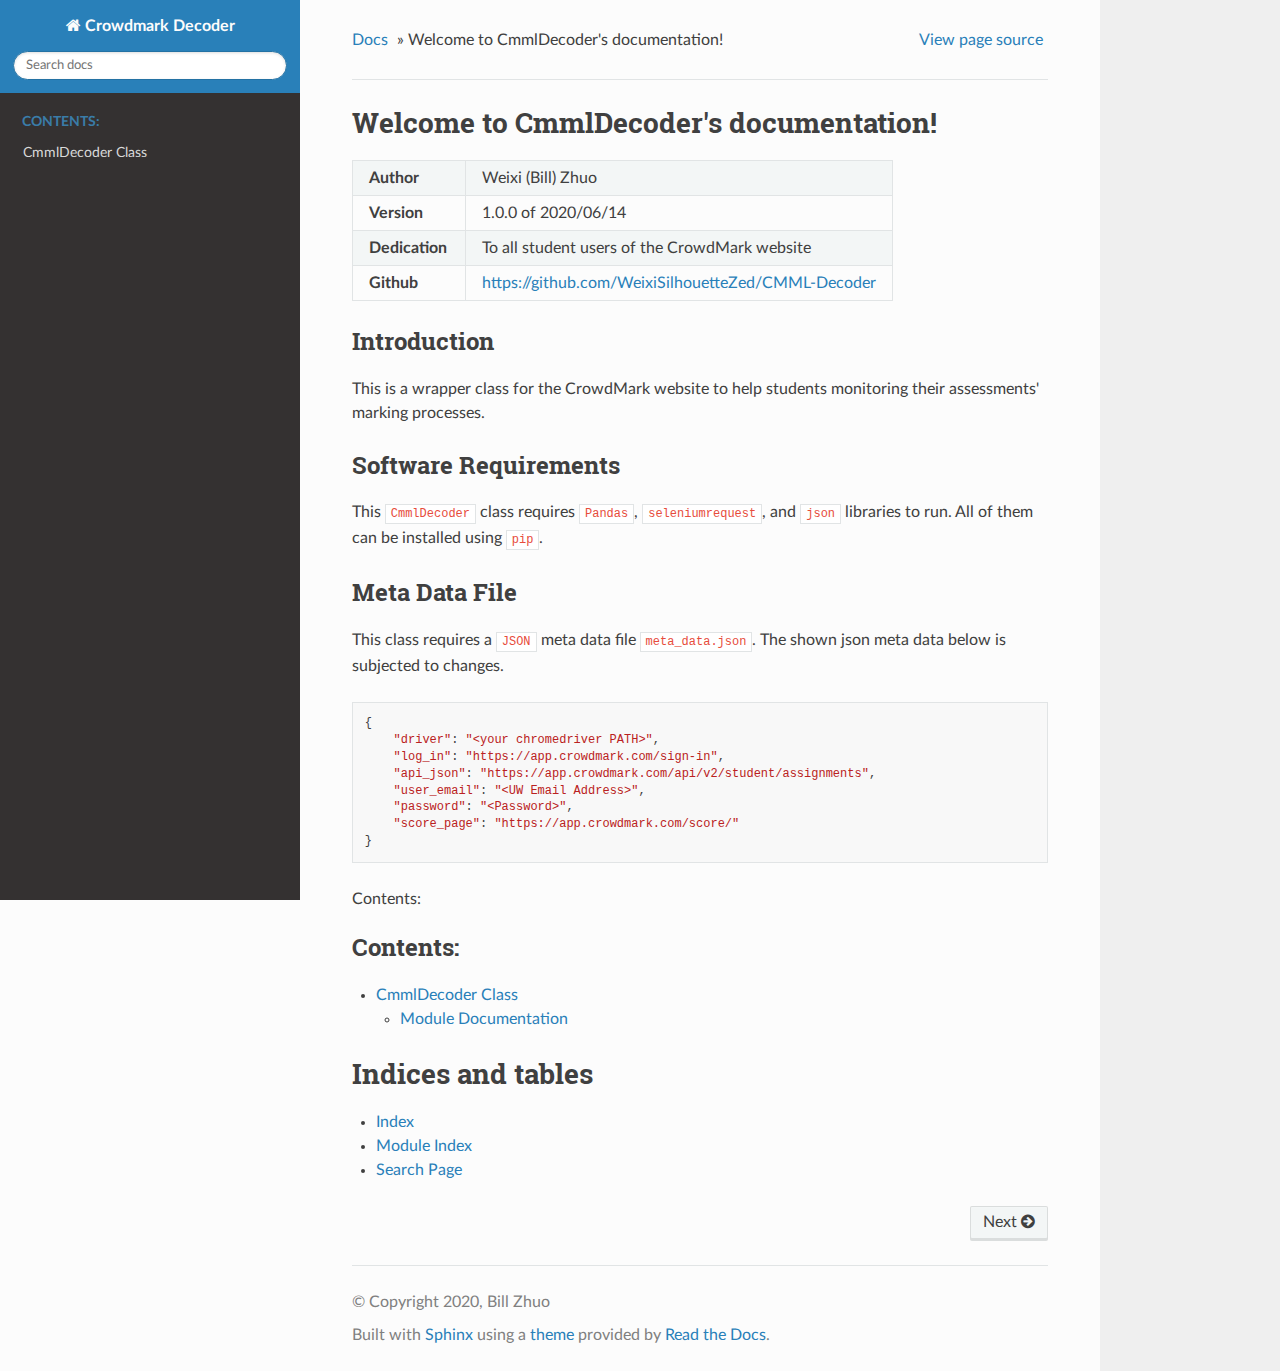
<file: cmml_decoder_html/index.html>
<!DOCTYPE html>
<!--[if IE 8]><html class="no-js lt-ie9" lang="Python3" > <![endif]-->
<!--[if gt IE 8]><!--> <html class="no-js" lang="Python3" > <!--<![endif]-->
<head>
  <meta charset="utf-8">
  
  <meta name="viewport" content="width=device-width, initial-scale=1.0">
  
  <title>Welcome to CmmlDecoder&#39;s documentation! &mdash; Crowdmark Decoder 1.0 documentation</title>
  

  
  
  
  

  
  <script type="text/javascript" src="_static/js/modernizr.min.js"></script>
  
    
      <script type="text/javascript" id="documentation_options" data-url_root="./" src="_static/documentation_options.js"></script>
        <script src="_static/jquery.js"></script>
        <script src="_static/underscore.js"></script>
        <script src="_static/doctools.js"></script>
        <script src="_static/language_data.js"></script>
    
    <script type="text/javascript" src="_static/js/theme.js"></script>

    

  
  <link rel="stylesheet" href="_static/css/theme.css" type="text/css" />
  <link rel="stylesheet" href="_static/pygments.css" type="text/css" />
    <link rel="index" title="Index" href="genindex.html" />
    <link rel="search" title="Search" href="search.html" />
    <link rel="next" title="CmmlDecoder Class" href="CmmlDecoder.html" /> 
</head>

<body class="wy-body-for-nav">

   
  <div class="wy-grid-for-nav">
    
    <nav data-toggle="wy-nav-shift" class="wy-nav-side">
      <div class="wy-side-scroll">
        <div class="wy-side-nav-search" >
          

          
            <a href="#" class="icon icon-home"> Crowdmark Decoder
          

          
          </a>

          
            
            
          

          
<div role="search">
  <form id="rtd-search-form" class="wy-form" action="search.html" method="get">
    <input type="text" name="q" placeholder="Search docs" />
    <input type="hidden" name="check_keywords" value="yes" />
    <input type="hidden" name="area" value="default" />
  </form>
</div>

          
        </div>

        <div class="wy-menu wy-menu-vertical" data-spy="affix" role="navigation" aria-label="main navigation">
          
            
            
              
            
            
              <p class="caption"><span class="caption-text">Contents:</span></p>
<ul>
<li class="toctree-l1"><a class="reference internal" href="CmmlDecoder.html">CmmlDecoder Class</a></li>
</ul>

            
          
        </div>
      </div>
    </nav>

    <section data-toggle="wy-nav-shift" class="wy-nav-content-wrap">

      
      <nav class="wy-nav-top" aria-label="top navigation">
        
          <i data-toggle="wy-nav-top" class="fa fa-bars"></i>
          <a href="#">Crowdmark Decoder</a>
        
      </nav>


      <div class="wy-nav-content">
        
        <div class="rst-content">
        
          















<div role="navigation" aria-label="breadcrumbs navigation">

  <ul class="wy-breadcrumbs">
    
      <li><a href="#">Docs</a> &raquo;</li>
        
      <li>Welcome to CmmlDecoder's documentation!</li>
    
    
      <li class="wy-breadcrumbs-aside">
        
            
            <a href="_sources/index.rst.txt" rel="nofollow"> View page source</a>
          
        
      </li>
    
  </ul>

  
  <hr/>
</div>
          <div role="main" class="document" itemscope="itemscope" itemtype="http://schema.org/Article">
           <div itemprop="articleBody">
            
  <div class="section" id="welcome-to-cmmldecoder-s-documentation">
<h1>Welcome to CmmlDecoder's documentation!<a class="headerlink" href="#welcome-to-cmmldecoder-s-documentation" title="Permalink to this headline">¶</a></h1>
<table class="docutils align-default">
<colgroup>
<col style="width: 21%" />
<col style="width: 79%" />
</colgroup>
<tbody>
<tr class="row-odd"><td><p><strong>Author</strong></p></td>
<td><p>Weixi (Bill) Zhuo</p></td>
</tr>
<tr class="row-even"><td><p><strong>Version</strong></p></td>
<td><p>1.0.0 of 2020/06/14</p></td>
</tr>
<tr class="row-odd"><td><p><strong>Dedication</strong></p></td>
<td><p>To all student users of the CrowdMark website</p></td>
</tr>
<tr class="row-even"><td><p><strong>Github</strong></p></td>
<td><p><a class="reference external" href="https://github.com/WeixiSilhouetteZed/CMML-Decoder">https://github.com/WeixiSilhouetteZed/CMML-Decoder</a></p></td>
</tr>
</tbody>
</table>
<div class="section" id="introduction">
<h2>Introduction<a class="headerlink" href="#introduction" title="Permalink to this headline">¶</a></h2>
<p>This is a wrapper class for the CrowdMark website to help students monitoring their assessments' marking processes.</p>
</div>
<div class="section" id="software-requirements">
<h2>Software Requirements<a class="headerlink" href="#software-requirements" title="Permalink to this headline">¶</a></h2>
<p>This <code class="docutils literal notranslate"><span class="pre">CmmlDecoder</span></code> class requires <code class="docutils literal notranslate"><span class="pre">Pandas</span></code>, <code class="docutils literal notranslate"><span class="pre">seleniumrequest</span></code>, and <code class="docutils literal notranslate"><span class="pre">json</span></code> libraries to run. All of them can be installed using
<code class="docutils literal notranslate"><span class="pre">pip</span></code>.</p>
</div>
<div class="section" id="meta-data-file">
<h2>Meta Data File<a class="headerlink" href="#meta-data-file" title="Permalink to this headline">¶</a></h2>
<p>This class requires a <code class="docutils literal notranslate"><span class="pre">JSON</span></code> meta data file <code class="docutils literal notranslate"><span class="pre">meta_data.json</span></code>.
The shown json meta data below is subjected to changes.</p>
<div class="highlight-default notranslate"><div class="highlight"><pre><span></span><span class="p">{</span>
    <span class="s2">&quot;driver&quot;</span><span class="p">:</span> <span class="s2">&quot;&lt;your chromedriver PATH&gt;&quot;</span><span class="p">,</span>
    <span class="s2">&quot;log_in&quot;</span><span class="p">:</span> <span class="s2">&quot;https://app.crowdmark.com/sign-in&quot;</span><span class="p">,</span>
    <span class="s2">&quot;api_json&quot;</span><span class="p">:</span> <span class="s2">&quot;https://app.crowdmark.com/api/v2/student/assignments&quot;</span><span class="p">,</span>
    <span class="s2">&quot;user_email&quot;</span><span class="p">:</span> <span class="s2">&quot;&lt;UW Email Address&gt;&quot;</span><span class="p">,</span>
    <span class="s2">&quot;password&quot;</span><span class="p">:</span> <span class="s2">&quot;&lt;Password&gt;&quot;</span><span class="p">,</span>
    <span class="s2">&quot;score_page&quot;</span><span class="p">:</span> <span class="s2">&quot;https://app.crowdmark.com/score/&quot;</span>
<span class="p">}</span>
</pre></div>
</div>
<p>Contents:</p>
<div class="toctree-wrapper compound">
<p class="caption"><span class="caption-text">Contents:</span></p>
<ul>
<li class="toctree-l1"><a class="reference internal" href="CmmlDecoder.html">CmmlDecoder Class</a><ul>
<li class="toctree-l2"><a class="reference internal" href="CmmlDecoder.html#module-CmmlDecoder">Module Documentation</a></li>
</ul>
</li>
</ul>
</div>
</div>
</div>
<div class="section" id="indices-and-tables">
<h1>Indices and tables<a class="headerlink" href="#indices-and-tables" title="Permalink to this headline">¶</a></h1>
<ul class="simple">
<li><p><a class="reference internal" href="genindex.html"><span class="std std-ref">Index</span></a></p></li>
<li><p><a class="reference internal" href="py-modindex.html"><span class="std std-ref">Module Index</span></a></p></li>
<li><p><a class="reference internal" href="search.html"><span class="std std-ref">Search Page</span></a></p></li>
</ul>
</div>


           </div>
           
          </div>
          <footer>
  
    <div class="rst-footer-buttons" role="navigation" aria-label="footer navigation">
      
        <a href="CmmlDecoder.html" class="btn btn-neutral float-right" title="CmmlDecoder Class" accesskey="n" rel="next">Next <span class="fa fa-arrow-circle-right"></span></a>
      
      
    </div>
  

  <hr/>

  <div role="contentinfo">
    <p>
        &copy; Copyright 2020, Bill Zhuo

    </p>
  </div>
  Built with <a href="http://sphinx-doc.org/">Sphinx</a> using a <a href="https://github.com/rtfd/sphinx_rtd_theme">theme</a> provided by <a href="https://readthedocs.org">Read the Docs</a>. 

</footer>

        </div>
      </div>

    </section>

  </div>
  


  <script type="text/javascript">
      jQuery(function () {
          SphinxRtdTheme.Navigation.enable(true);
      });
  </script>

  
  
    
   

</body>
</html>
</file>
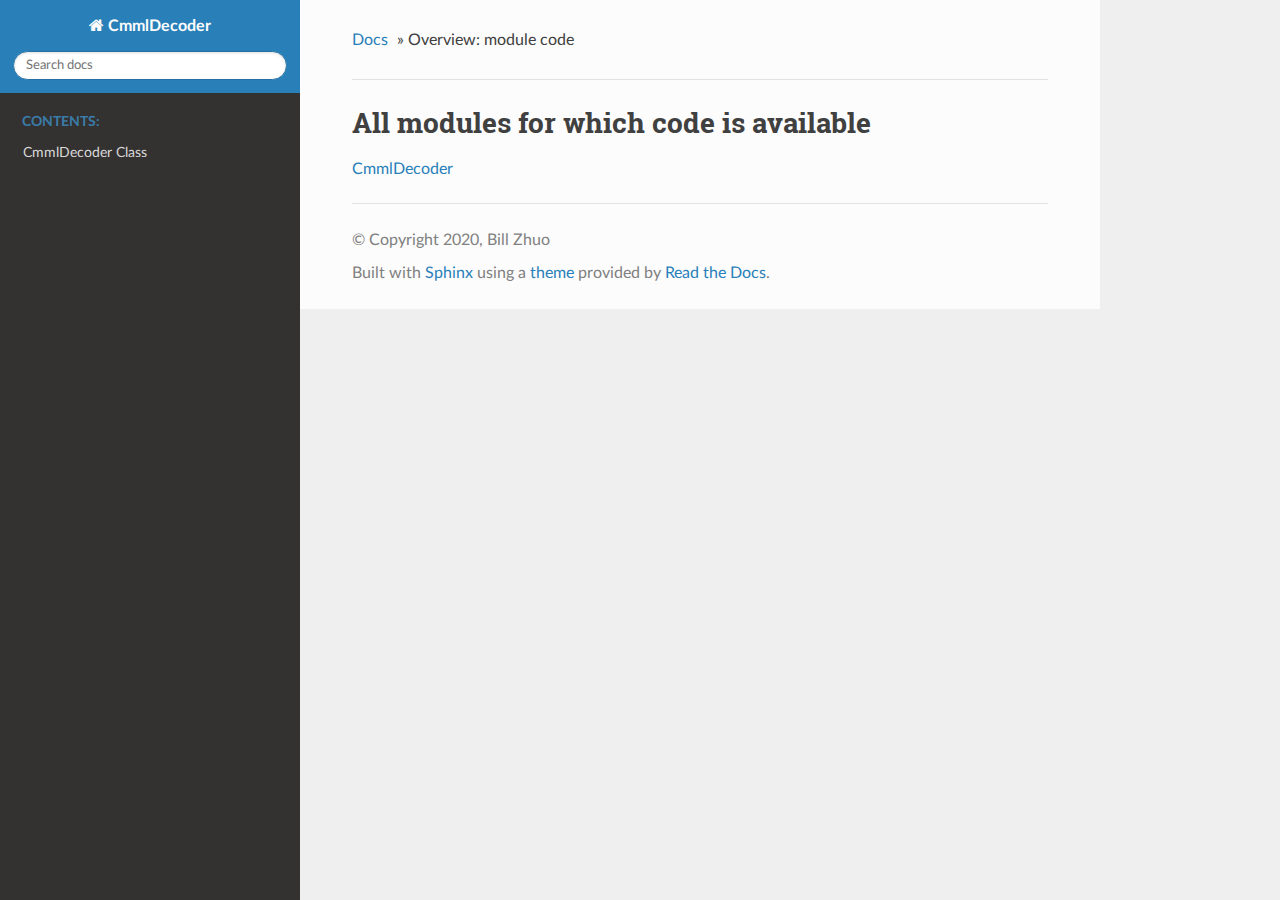
<file: cmml_decoder_html/_modules/index.html>
<!DOCTYPE html>
<!--[if IE 8]><html class="no-js lt-ie9" lang="Python3" > <![endif]-->
<!--[if gt IE 8]><!--> <html class="no-js" lang="Python3" > <!--<![endif]-->
<head>
  <meta charset="utf-8">
  
  <meta name="viewport" content="width=device-width, initial-scale=1.0">
  
  <title>Overview: module code &mdash; CmmlDecoder 1.0 documentation</title>
  

  
  
  
  

  
  <script type="text/javascript" src="../_static/js/modernizr.min.js"></script>
  
    
      <script type="text/javascript" id="documentation_options" data-url_root="../" src="../_static/documentation_options.js"></script>
        <script src="../_static/jquery.js"></script>
        <script src="../_static/underscore.js"></script>
        <script src="../_static/doctools.js"></script>
        <script src="../_static/language_data.js"></script>
    
    <script type="text/javascript" src="../_static/js/theme.js"></script>

    

  
  <link rel="stylesheet" href="../_static/css/theme.css" type="text/css" />
  <link rel="stylesheet" href="../_static/pygments.css" type="text/css" />
    <link rel="index" title="Index" href="../genindex.html" />
    <link rel="search" title="Search" href="../search.html" /> 
</head>

<body class="wy-body-for-nav">

   
  <div class="wy-grid-for-nav">
    
    <nav data-toggle="wy-nav-shift" class="wy-nav-side">
      <div class="wy-side-scroll">
        <div class="wy-side-nav-search" >
          

          
            <a href="../index.html" class="icon icon-home"> CmmlDecoder
          

          
          </a>

          
            
            
          

          
<div role="search">
  <form id="rtd-search-form" class="wy-form" action="../search.html" method="get">
    <input type="text" name="q" placeholder="Search docs" />
    <input type="hidden" name="check_keywords" value="yes" />
    <input type="hidden" name="area" value="default" />
  </form>
</div>

          
        </div>

        <div class="wy-menu wy-menu-vertical" data-spy="affix" role="navigation" aria-label="main navigation">
          
            
            
              
            
            
              <p class="caption"><span class="caption-text">Contents:</span></p>
<ul>
<li class="toctree-l1"><a class="reference internal" href="../CmmlDecoder.html">CmmlDecoder Class</a></li>
</ul>

            
          
        </div>
      </div>
    </nav>

    <section data-toggle="wy-nav-shift" class="wy-nav-content-wrap">

      
      <nav class="wy-nav-top" aria-label="top navigation">
        
          <i data-toggle="wy-nav-top" class="fa fa-bars"></i>
          <a href="../index.html">CmmlDecoder</a>
        
      </nav>


      <div class="wy-nav-content">
        
        <div class="rst-content">
        
          















<div role="navigation" aria-label="breadcrumbs navigation">

  <ul class="wy-breadcrumbs">
    
      <li><a href="../index.html">Docs</a> &raquo;</li>
        
      <li>Overview: module code</li>
    
    
      <li class="wy-breadcrumbs-aside">
        
      </li>
    
  </ul>

  
  <hr/>
</div>
          <div role="main" class="document" itemscope="itemscope" itemtype="http://schema.org/Article">
           <div itemprop="articleBody">
            
  <h1>All modules for which code is available</h1>
<ul><li><a href="CmmlDecoder.html">CmmlDecoder</a></li>
</ul>

           </div>
           
          </div>
          <footer>
  

  <hr/>

  <div role="contentinfo">
    <p>
        &copy; Copyright 2020, Bill Zhuo

    </p>
  </div>
  Built with <a href="http://sphinx-doc.org/">Sphinx</a> using a <a href="https://github.com/rtfd/sphinx_rtd_theme">theme</a> provided by <a href="https://readthedocs.org">Read the Docs</a>. 

</footer>

        </div>
      </div>

    </section>

  </div>
  


  <script type="text/javascript">
      jQuery(function () {
          SphinxRtdTheme.Navigation.enable(true);
      });
  </script>

  
  
    
   

</body>
</html>
</file>
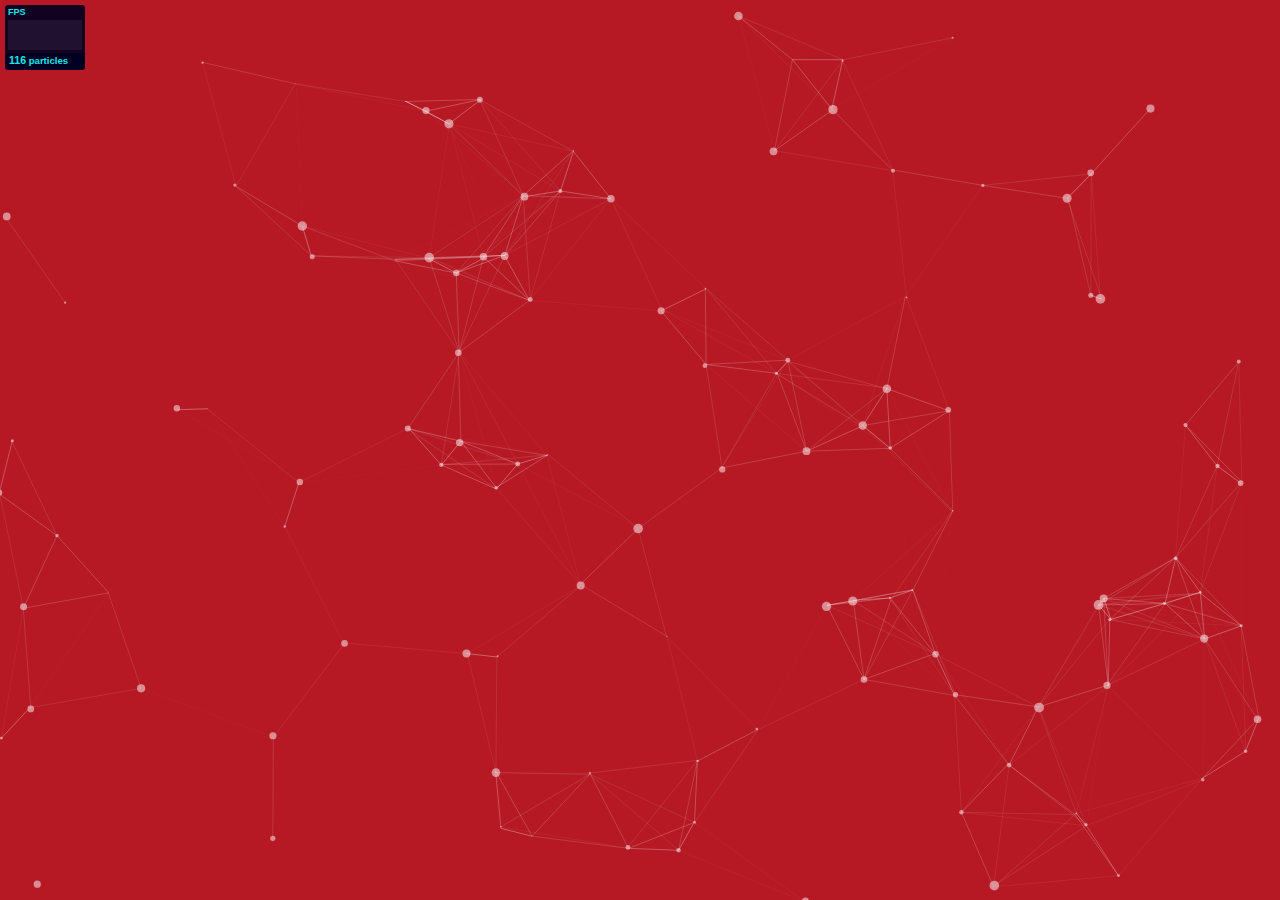
<file: particles.js-master/demo/index.html>
<!DOCTYPE html>
<html lang="en">
<head>
  <meta charset="utf-8">
  <title>particles.js</title>
  <meta name="description" content="particles.js is a lightweight JavaScript library for creating particles.">
  <meta name="author" content="Vincent Garreau" />
  <meta name="viewport" content="width=device-width, initial-scale=1.0, minimum-scale=1.0, maximum-scale=1.0, user-scalable=no">
  <link rel="stylesheet" media="screen" href="css/style.css">
</head>
<body>

<!-- count particles -->
<div class="count-particles">
  <span class="js-count-particles">--</span> particles
</div>

<!-- particles.js container -->
<div id="particles-js"></div>

<!-- scripts -->
<script src="../particles.js"></script>
<script src="js/app.js"></script>

<!-- stats.js -->
<script src="js/lib/stats.js"></script>
<script>
  var count_particles, stats, update;
  stats = new Stats;
  stats.setMode(0);
  stats.domElement.style.position = 'absolute';
  stats.domElement.style.left = '0px';
  stats.domElement.style.top = '0px';
  document.body.appendChild(stats.domElement);
  count_particles = document.querySelector('.js-count-particles');
  update = function() {
    stats.begin();
    stats.end();
    if (window.pJSDom[0].pJS.particles && window.pJSDom[0].pJS.particles.array) {
      count_particles.innerText = window.pJSDom[0].pJS.particles.array.length;
    }
    requestAnimationFrame(update);
  };
  requestAnimationFrame(update);
</script>

</body>
</html>
</file>
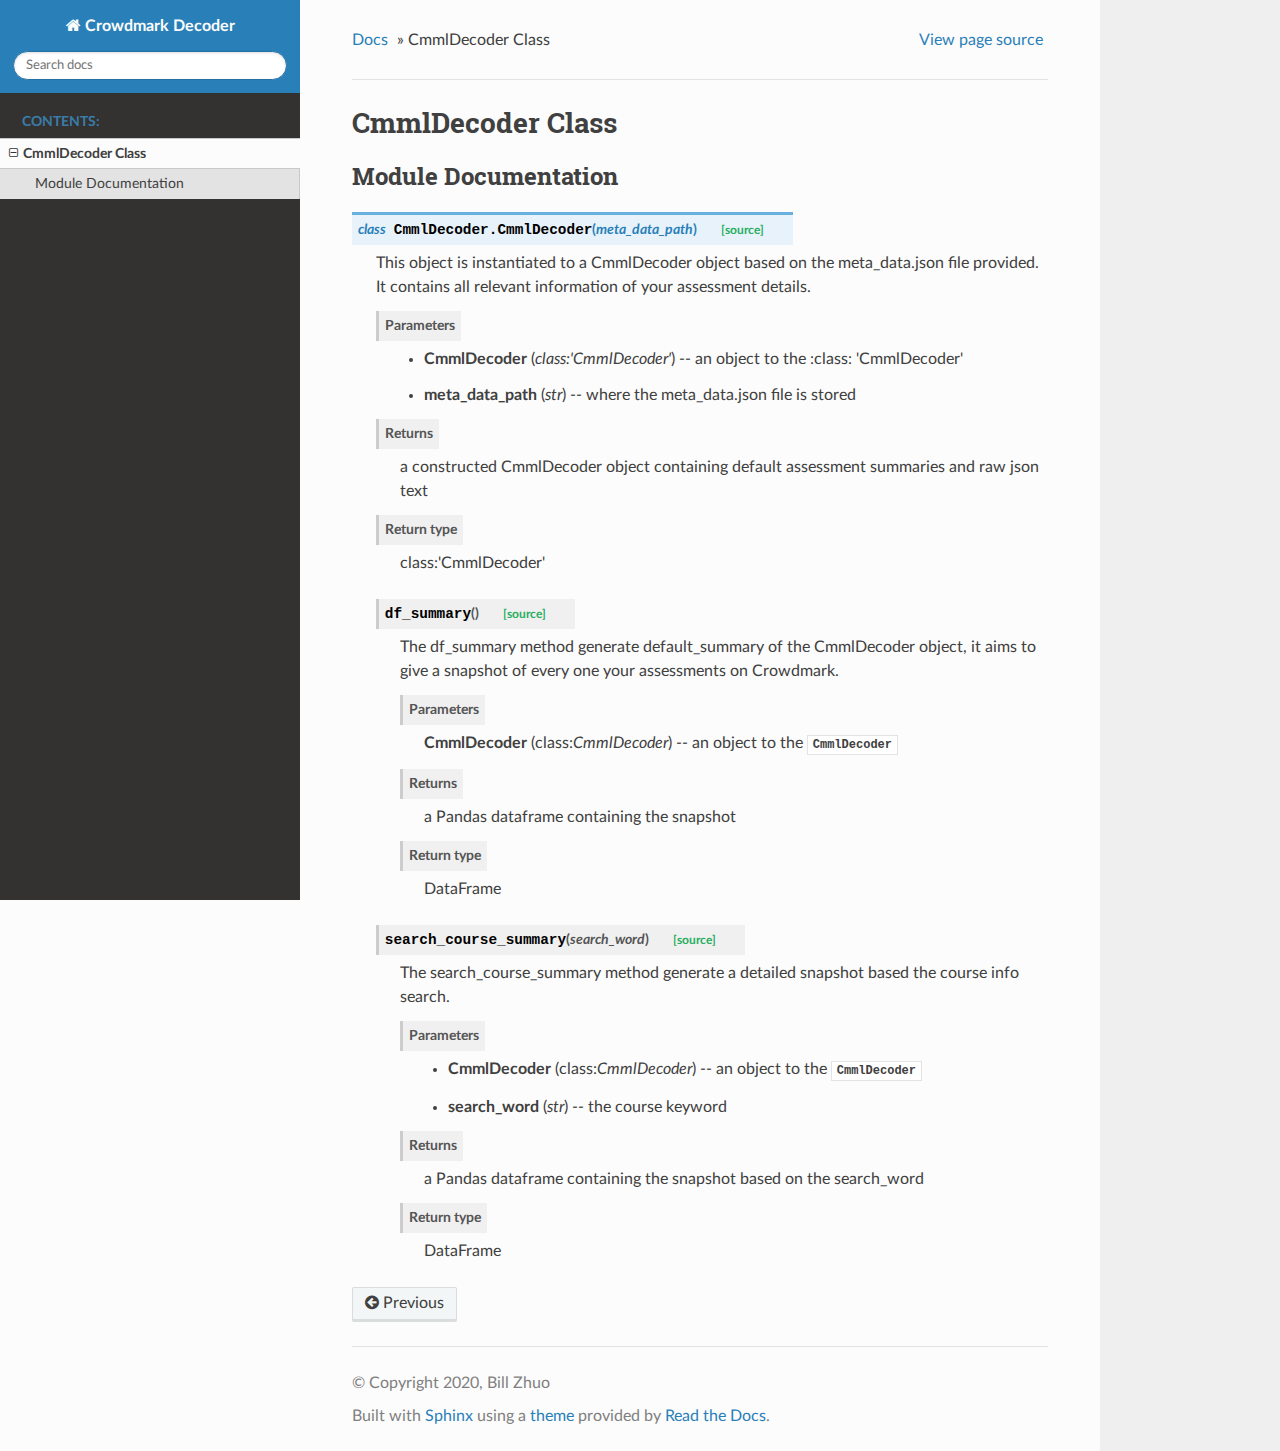
<file: cmml_decoder_html/CmmlDecoder.html>
<!DOCTYPE html>
<!--[if IE 8]><html class="no-js lt-ie9" lang="Python3" > <![endif]-->
<!--[if gt IE 8]><!--> <html class="no-js" lang="Python3" > <!--<![endif]-->
<head>
  <meta charset="utf-8">
  
  <meta name="viewport" content="width=device-width, initial-scale=1.0">
  
  <title>CmmlDecoder Class &mdash; Crowdmark Decoder 1.0 documentation</title>
  

  
  
  
  

  
  <script type="text/javascript" src="_static/js/modernizr.min.js"></script>
  
    
      <script type="text/javascript" id="documentation_options" data-url_root="./" src="_static/documentation_options.js"></script>
        <script src="_static/jquery.js"></script>
        <script src="_static/underscore.js"></script>
        <script src="_static/doctools.js"></script>
        <script src="_static/language_data.js"></script>
    
    <script type="text/javascript" src="_static/js/theme.js"></script>

    

  
  <link rel="stylesheet" href="_static/css/theme.css" type="text/css" />
  <link rel="stylesheet" href="_static/pygments.css" type="text/css" />
    <link rel="index" title="Index" href="genindex.html" />
    <link rel="search" title="Search" href="search.html" />
    <link rel="prev" title="Welcome to CmmlDecoder&#39;s documentation!" href="index.html" /> 
</head>

<body class="wy-body-for-nav">

   
  <div class="wy-grid-for-nav">
    
    <nav data-toggle="wy-nav-shift" class="wy-nav-side">
      <div class="wy-side-scroll">
        <div class="wy-side-nav-search" >
          

          
            <a href="index.html" class="icon icon-home"> Crowdmark Decoder
          

          
          </a>

          
            
            
          

          
<div role="search">
  <form id="rtd-search-form" class="wy-form" action="search.html" method="get">
    <input type="text" name="q" placeholder="Search docs" />
    <input type="hidden" name="check_keywords" value="yes" />
    <input type="hidden" name="area" value="default" />
  </form>
</div>

          
        </div>

        <div class="wy-menu wy-menu-vertical" data-spy="affix" role="navigation" aria-label="main navigation">
          
            
            
              
            
            
              <p class="caption"><span class="caption-text">Contents:</span></p>
<ul class="current">
<li class="toctree-l1 current"><a class="current reference internal" href="#">CmmlDecoder Class</a><ul>
<li class="toctree-l2"><a class="reference internal" href="#module-CmmlDecoder">Module Documentation</a></li>
</ul>
</li>
</ul>

            
          
        </div>
      </div>
    </nav>

    <section data-toggle="wy-nav-shift" class="wy-nav-content-wrap">

      
      <nav class="wy-nav-top" aria-label="top navigation">
        
          <i data-toggle="wy-nav-top" class="fa fa-bars"></i>
          <a href="index.html">Crowdmark Decoder</a>
        
      </nav>


      <div class="wy-nav-content">
        
        <div class="rst-content">
        
          















<div role="navigation" aria-label="breadcrumbs navigation">

  <ul class="wy-breadcrumbs">
    
      <li><a href="index.html">Docs</a> &raquo;</li>
        
      <li>CmmlDecoder Class</li>
    
    
      <li class="wy-breadcrumbs-aside">
        
            
            <a href="_sources/CmmlDecoder.rst.txt" rel="nofollow"> View page source</a>
          
        
      </li>
    
  </ul>

  
  <hr/>
</div>
          <div role="main" class="document" itemscope="itemscope" itemtype="http://schema.org/Article">
           <div itemprop="articleBody">
            
  <div class="section" id="cmmldecoder-class">
<span id="id1"></span><h1>CmmlDecoder Class<a class="headerlink" href="#cmmldecoder-class" title="Permalink to this headline">¶</a></h1>
<div class="section" id="module-CmmlDecoder">
<span id="module-documentation"></span><h2>Module Documentation<a class="headerlink" href="#module-CmmlDecoder" title="Permalink to this headline">¶</a></h2>
<dl class="py class">
<dt id="CmmlDecoder.CmmlDecoder">
<em class="property">class </em><code class="sig-prename descclassname">CmmlDecoder.</code><code class="sig-name descname">CmmlDecoder</code><span class="sig-paren">(</span><em class="sig-param"><span class="n">meta_data_path</span></em><span class="sig-paren">)</span><a class="reference internal" href="_modules/CmmlDecoder.html#CmmlDecoder"><span class="viewcode-link">[source]</span></a><a class="headerlink" href="#CmmlDecoder.CmmlDecoder" title="Permalink to this definition">¶</a></dt>
<dd><p>This object is instantiated to a CmmlDecoder object based on the meta_data.json file provided.
It contains all relevant information of your assessment details.</p>
<dl class="field-list simple">
<dt class="field-odd">Parameters</dt>
<dd class="field-odd"><ul class="simple">
<li><p><strong>CmmlDecoder</strong> (<em>class:'CmmlDecoder'</em>) -- an object to the :class: 'CmmlDecoder'</p></li>
<li><p><strong>meta_data_path</strong> (<em>str</em>) -- where the meta_data.json file is stored</p></li>
</ul>
</dd>
<dt class="field-even">Returns</dt>
<dd class="field-even"><p>a constructed CmmlDecoder object containing default assessment summaries and raw json text</p>
</dd>
<dt class="field-odd">Return type</dt>
<dd class="field-odd"><p>class:'CmmlDecoder'</p>
</dd>
</dl>
<dl class="py method">
<dt id="CmmlDecoder.CmmlDecoder.df_summary">
<code class="sig-name descname">df_summary</code><span class="sig-paren">(</span><span class="sig-paren">)</span><a class="reference internal" href="_modules/CmmlDecoder.html#CmmlDecoder.df_summary"><span class="viewcode-link">[source]</span></a><a class="headerlink" href="#CmmlDecoder.CmmlDecoder.df_summary" title="Permalink to this definition">¶</a></dt>
<dd><p>The df_summary method generate default_summary of the CmmlDecoder object,
it aims to give a snapshot of every one your assessments on Crowdmark.</p>
<dl class="field-list simple">
<dt class="field-odd">Parameters</dt>
<dd class="field-odd"><p><strong>CmmlDecoder</strong> (class:<cite>CmmlDecoder</cite>) -- an object to the <a class="reference internal" href="#module-CmmlDecoder" title="CmmlDecoder"><code class="xref py py-class docutils literal notranslate"><span class="pre">CmmlDecoder</span></code></a></p>
</dd>
<dt class="field-even">Returns</dt>
<dd class="field-even"><p>a Pandas dataframe containing the snapshot</p>
</dd>
<dt class="field-odd">Return type</dt>
<dd class="field-odd"><p>DataFrame</p>
</dd>
</dl>
</dd></dl>

<dl class="py method">
<dt id="CmmlDecoder.CmmlDecoder.search_course_summary">
<code class="sig-name descname">search_course_summary</code><span class="sig-paren">(</span><em class="sig-param"><span class="n">search_word</span></em><span class="sig-paren">)</span><a class="reference internal" href="_modules/CmmlDecoder.html#CmmlDecoder.search_course_summary"><span class="viewcode-link">[source]</span></a><a class="headerlink" href="#CmmlDecoder.CmmlDecoder.search_course_summary" title="Permalink to this definition">¶</a></dt>
<dd><p>The search_course_summary method generate a detailed snapshot based the course info search.</p>
<dl class="field-list simple">
<dt class="field-odd">Parameters</dt>
<dd class="field-odd"><ul class="simple">
<li><p><strong>CmmlDecoder</strong> (class:<cite>CmmlDecoder</cite>) -- an object to the <a class="reference internal" href="#module-CmmlDecoder" title="CmmlDecoder"><code class="xref py py-class docutils literal notranslate"><span class="pre">CmmlDecoder</span></code></a></p></li>
<li><p><strong>search_word</strong> (<em>str</em>) -- the course keyword</p></li>
</ul>
</dd>
<dt class="field-even">Returns</dt>
<dd class="field-even"><p>a Pandas dataframe containing the snapshot based on the search_word</p>
</dd>
<dt class="field-odd">Return type</dt>
<dd class="field-odd"><p>DataFrame</p>
</dd>
</dl>
</dd></dl>

</dd></dl>

</div>
</div>


           </div>
           
          </div>
          <footer>
  
    <div class="rst-footer-buttons" role="navigation" aria-label="footer navigation">
      
      
        <a href="index.html" class="btn btn-neutral float-left" title="Welcome to CmmlDecoder&#39;s documentation!" accesskey="p" rel="prev"><span class="fa fa-arrow-circle-left"></span> Previous</a>
      
    </div>
  

  <hr/>

  <div role="contentinfo">
    <p>
        &copy; Copyright 2020, Bill Zhuo

    </p>
  </div>
  Built with <a href="http://sphinx-doc.org/">Sphinx</a> using a <a href="https://github.com/rtfd/sphinx_rtd_theme">theme</a> provided by <a href="https://readthedocs.org">Read the Docs</a>. 

</footer>

        </div>
      </div>

    </section>

  </div>
  


  <script type="text/javascript">
      jQuery(function () {
          SphinxRtdTheme.Navigation.enable(true);
      });
  </script>

  
  
    
   

</body>
</html>
</file>
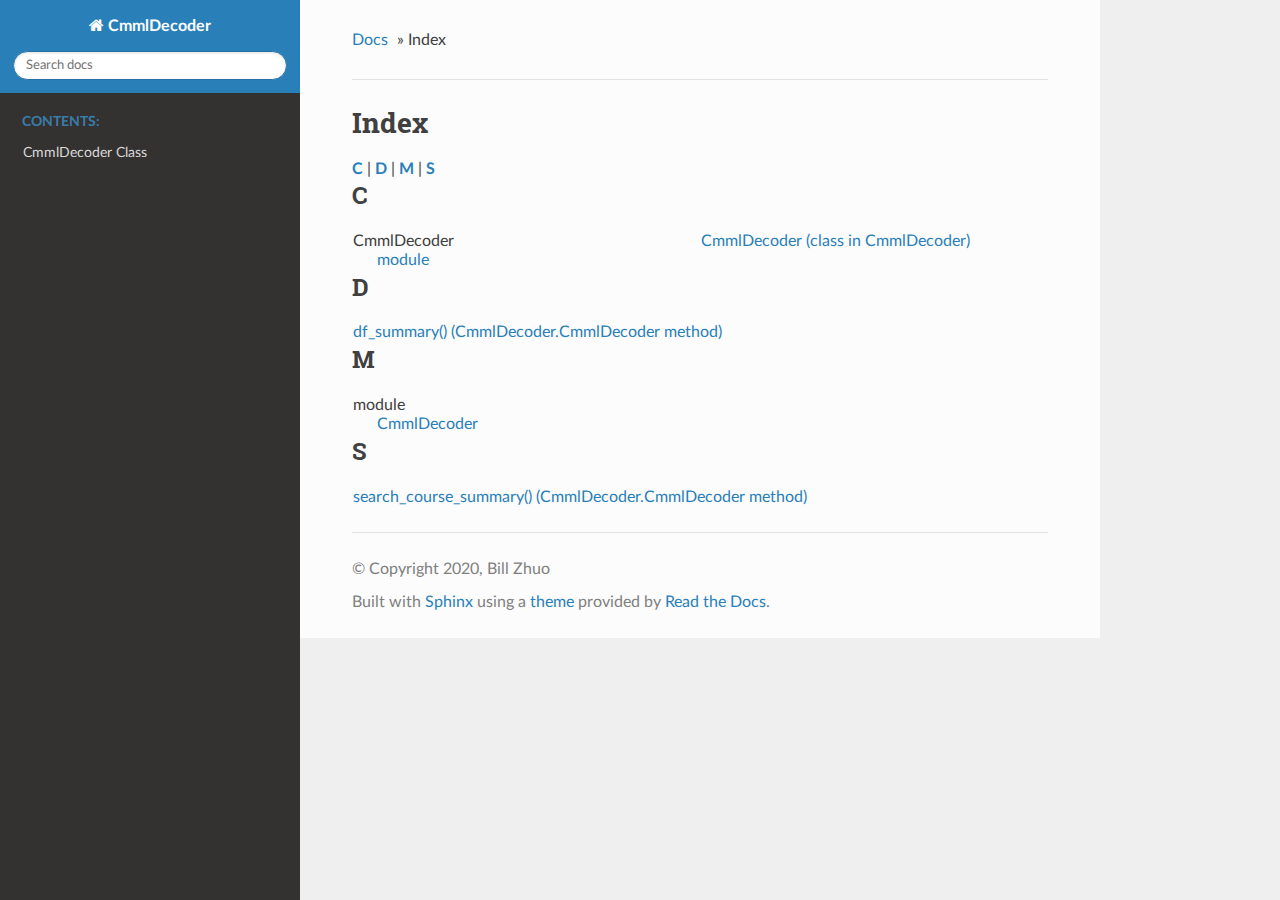
<file: cmml_decoder_html/genindex.html>
<!DOCTYPE html>
<!--[if IE 8]><html class="no-js lt-ie9" lang="Python3" > <![endif]-->
<!--[if gt IE 8]><!--> <html class="no-js" lang="Python3" > <!--<![endif]-->
<head>
  <meta charset="utf-8">
  
  <meta name="viewport" content="width=device-width, initial-scale=1.0">
  
  <title>Index &mdash; CmmlDecoder 1.0 documentation</title>
  

  
  
  
  

  
  <script type="text/javascript" src="_static/js/modernizr.min.js"></script>
  
    
      <script type="text/javascript" id="documentation_options" data-url_root="./" src="_static/documentation_options.js"></script>
        <script src="_static/jquery.js"></script>
        <script src="_static/underscore.js"></script>
        <script src="_static/doctools.js"></script>
        <script src="_static/language_data.js"></script>
    
    <script type="text/javascript" src="_static/js/theme.js"></script>

    

  
  <link rel="stylesheet" href="_static/css/theme.css" type="text/css" />
  <link rel="stylesheet" href="_static/pygments.css" type="text/css" />
    <link rel="index" title="Index" href="#" />
    <link rel="search" title="Search" href="search.html" /> 
</head>

<body class="wy-body-for-nav">

   
  <div class="wy-grid-for-nav">
    
    <nav data-toggle="wy-nav-shift" class="wy-nav-side">
      <div class="wy-side-scroll">
        <div class="wy-side-nav-search" >
          

          
            <a href="index.html" class="icon icon-home"> CmmlDecoder
          

          
          </a>

          
            
            
          

          
<div role="search">
  <form id="rtd-search-form" class="wy-form" action="search.html" method="get">
    <input type="text" name="q" placeholder="Search docs" />
    <input type="hidden" name="check_keywords" value="yes" />
    <input type="hidden" name="area" value="default" />
  </form>
</div>

          
        </div>

        <div class="wy-menu wy-menu-vertical" data-spy="affix" role="navigation" aria-label="main navigation">
          
            
            
              
            
            
              <p class="caption"><span class="caption-text">Contents:</span></p>
<ul>
<li class="toctree-l1"><a class="reference internal" href="CmmlDecoder.html">CmmlDecoder Class</a></li>
</ul>

            
          
        </div>
      </div>
    </nav>

    <section data-toggle="wy-nav-shift" class="wy-nav-content-wrap">

      
      <nav class="wy-nav-top" aria-label="top navigation">
        
          <i data-toggle="wy-nav-top" class="fa fa-bars"></i>
          <a href="index.html">CmmlDecoder</a>
        
      </nav>


      <div class="wy-nav-content">
        
        <div class="rst-content">
        
          















<div role="navigation" aria-label="breadcrumbs navigation">

  <ul class="wy-breadcrumbs">
    
      <li><a href="index.html">Docs</a> &raquo;</li>
        
      <li>Index</li>
    
    
      <li class="wy-breadcrumbs-aside">
        
            
        
      </li>
    
  </ul>

  
  <hr/>
</div>
          <div role="main" class="document" itemscope="itemscope" itemtype="http://schema.org/Article">
           <div itemprop="articleBody">
            

<h1 id="index">Index</h1>

<div class="genindex-jumpbox">
 <a href="#C"><strong>C</strong></a>
 | <a href="#D"><strong>D</strong></a>
 | <a href="#M"><strong>M</strong></a>
 | <a href="#S"><strong>S</strong></a>
 
</div>
<h2 id="C">C</h2>
<table style="width: 100%" class="indextable genindextable"><tr>
  <td style="width: 33%; vertical-align: top;"><ul>
      <li>
    CmmlDecoder

      <ul>
        <li><a href="CmmlDecoder.html#module-CmmlDecoder">module</a>
</li>
      </ul></li>
  </ul></td>
  <td style="width: 33%; vertical-align: top;"><ul>
      <li><a href="CmmlDecoder.html#CmmlDecoder.CmmlDecoder">CmmlDecoder (class in CmmlDecoder)</a>
</li>
  </ul></td>
</tr></table>

<h2 id="D">D</h2>
<table style="width: 100%" class="indextable genindextable"><tr>
  <td style="width: 33%; vertical-align: top;"><ul>
      <li><a href="CmmlDecoder.html#CmmlDecoder.CmmlDecoder.df_summary">df_summary() (CmmlDecoder.CmmlDecoder method)</a>
</li>
  </ul></td>
</tr></table>

<h2 id="M">M</h2>
<table style="width: 100%" class="indextable genindextable"><tr>
  <td style="width: 33%; vertical-align: top;"><ul>
      <li>
    module

      <ul>
        <li><a href="CmmlDecoder.html#module-CmmlDecoder">CmmlDecoder</a>
</li>
      </ul></li>
  </ul></td>
</tr></table>

<h2 id="S">S</h2>
<table style="width: 100%" class="indextable genindextable"><tr>
  <td style="width: 33%; vertical-align: top;"><ul>
      <li><a href="CmmlDecoder.html#CmmlDecoder.CmmlDecoder.search_course_summary">search_course_summary() (CmmlDecoder.CmmlDecoder method)</a>
</li>
  </ul></td>
</tr></table>



           </div>
           
          </div>
          <footer>
  

  <hr/>

  <div role="contentinfo">
    <p>
        &copy; Copyright 2020, Bill Zhuo

    </p>
  </div>
  Built with <a href="http://sphinx-doc.org/">Sphinx</a> using a <a href="https://github.com/rtfd/sphinx_rtd_theme">theme</a> provided by <a href="https://readthedocs.org">Read the Docs</a>. 

</footer>

        </div>
      </div>

    </section>

  </div>
  


  <script type="text/javascript">
      jQuery(function () {
          SphinxRtdTheme.Navigation.enable(true);
      });
  </script>

  
  
    
   

</body>
</html>
</file>
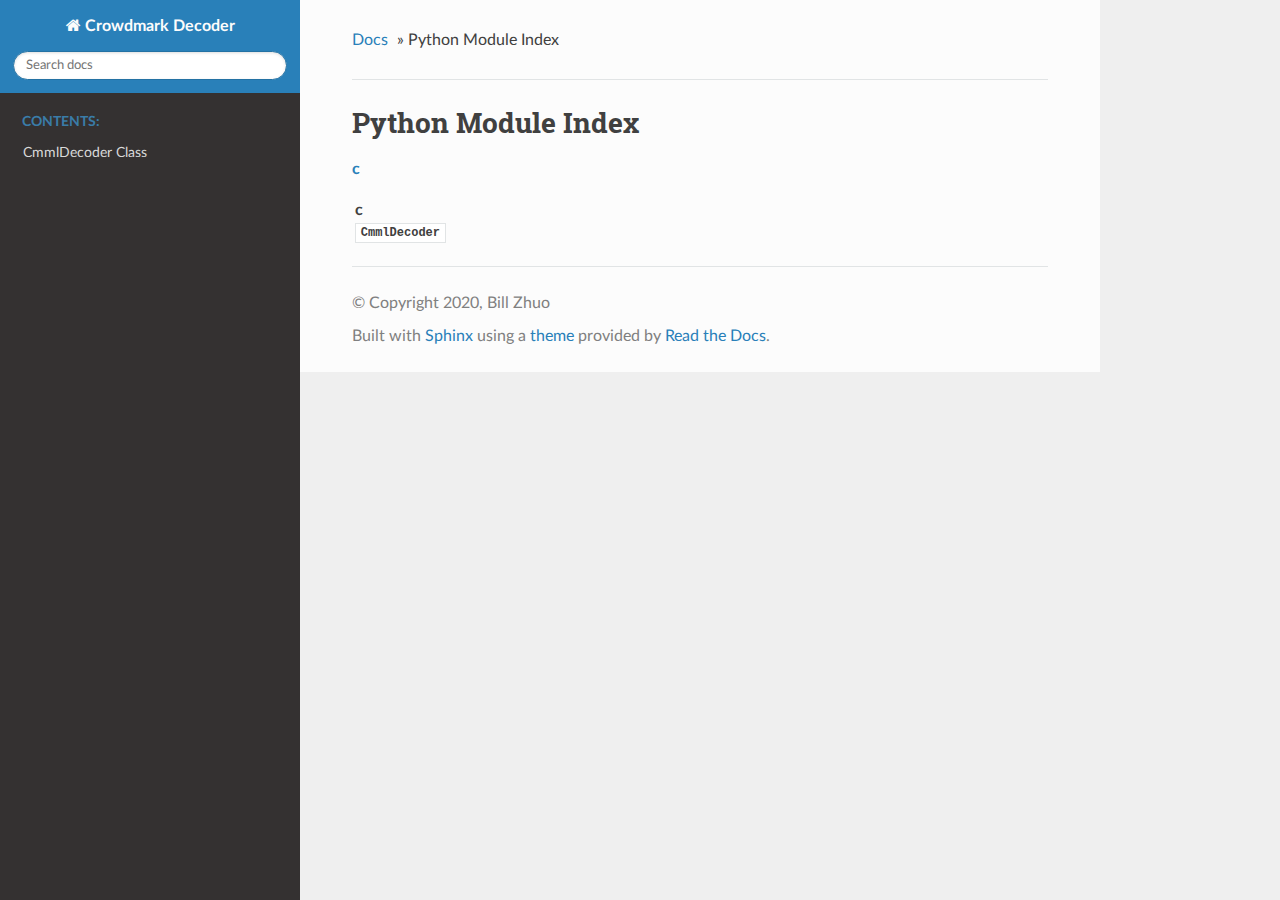
<file: cmml_decoder_html/py-modindex.html>
<!DOCTYPE html>
<!--[if IE 8]><html class="no-js lt-ie9" lang="Python3" > <![endif]-->
<!--[if gt IE 8]><!--> <html class="no-js" lang="Python3" > <!--<![endif]-->
<head>
  <meta charset="utf-8">
  
  <meta name="viewport" content="width=device-width, initial-scale=1.0">
  
  <title>Python Module Index &mdash; Crowdmark Decoder 1.0 documentation</title>
  

  
  
  
  

  
  <script type="text/javascript" src="_static/js/modernizr.min.js"></script>
  
    
      <script type="text/javascript" id="documentation_options" data-url_root="./" src="_static/documentation_options.js"></script>
        <script src="_static/jquery.js"></script>
        <script src="_static/underscore.js"></script>
        <script src="_static/doctools.js"></script>
        <script src="_static/language_data.js"></script>
    
    <script type="text/javascript" src="_static/js/theme.js"></script>

    

  
  <link rel="stylesheet" href="_static/css/theme.css" type="text/css" />
  <link rel="stylesheet" href="_static/pygments.css" type="text/css" />
    <link rel="index" title="Index" href="genindex.html" />
    <link rel="search" title="Search" href="search.html" />
 

    <script>
      DOCUMENTATION_OPTIONS.COLLAPSE_INDEX = true;
    </script>


</head>

<body class="wy-body-for-nav">

   
  <div class="wy-grid-for-nav">
    
    <nav data-toggle="wy-nav-shift" class="wy-nav-side">
      <div class="wy-side-scroll">
        <div class="wy-side-nav-search" >
          

          
            <a href="index.html" class="icon icon-home"> Crowdmark Decoder
          

          
          </a>

          
            
            
          

          
<div role="search">
  <form id="rtd-search-form" class="wy-form" action="search.html" method="get">
    <input type="text" name="q" placeholder="Search docs" />
    <input type="hidden" name="check_keywords" value="yes" />
    <input type="hidden" name="area" value="default" />
  </form>
</div>

          
        </div>

        <div class="wy-menu wy-menu-vertical" data-spy="affix" role="navigation" aria-label="main navigation">
          
            
            
              
            
            
              <p class="caption"><span class="caption-text">Contents:</span></p>
<ul>
<li class="toctree-l1"><a class="reference internal" href="CmmlDecoder.html">CmmlDecoder Class</a></li>
</ul>

            
          
        </div>
      </div>
    </nav>

    <section data-toggle="wy-nav-shift" class="wy-nav-content-wrap">

      
      <nav class="wy-nav-top" aria-label="top navigation">
        
          <i data-toggle="wy-nav-top" class="fa fa-bars"></i>
          <a href="index.html">Crowdmark Decoder</a>
        
      </nav>


      <div class="wy-nav-content">
        
        <div class="rst-content">
        
          















<div role="navigation" aria-label="breadcrumbs navigation">

  <ul class="wy-breadcrumbs">
    
      <li><a href="index.html">Docs</a> &raquo;</li>
        
      <li>Python Module Index</li>
    
    
      <li class="wy-breadcrumbs-aside">
        
      </li>
    
  </ul>

  
  <hr/>
</div>
          <div role="main" class="document" itemscope="itemscope" itemtype="http://schema.org/Article">
           <div itemprop="articleBody">
            

   <h1>Python Module Index</h1>

   <div class="modindex-jumpbox">
   <a href="#cap-c"><strong>c</strong></a>
   </div>

   <table class="indextable modindextable">
     <tr class="pcap"><td></td><td>&#160;</td><td></td></tr>
     <tr class="cap" id="cap-c"><td></td><td>
       <strong>c</strong></td><td></td></tr>
     <tr>
       <td></td>
       <td>
       <a href="CmmlDecoder.html#module-CmmlDecoder"><code class="xref">CmmlDecoder</code></a></td><td>
       <em></em></td></tr>
   </table>


           </div>
           
          </div>
          <footer>
  

  <hr/>

  <div role="contentinfo">
    <p>
        &copy; Copyright 2020, Bill Zhuo

    </p>
  </div>
  Built with <a href="http://sphinx-doc.org/">Sphinx</a> using a <a href="https://github.com/rtfd/sphinx_rtd_theme">theme</a> provided by <a href="https://readthedocs.org">Read the Docs</a>. 

</footer>

        </div>
      </div>

    </section>

  </div>
  


  <script type="text/javascript">
      jQuery(function () {
          SphinxRtdTheme.Navigation.enable(true);
      });
  </script>

  
  
    
   

</body>
</html>
</file>
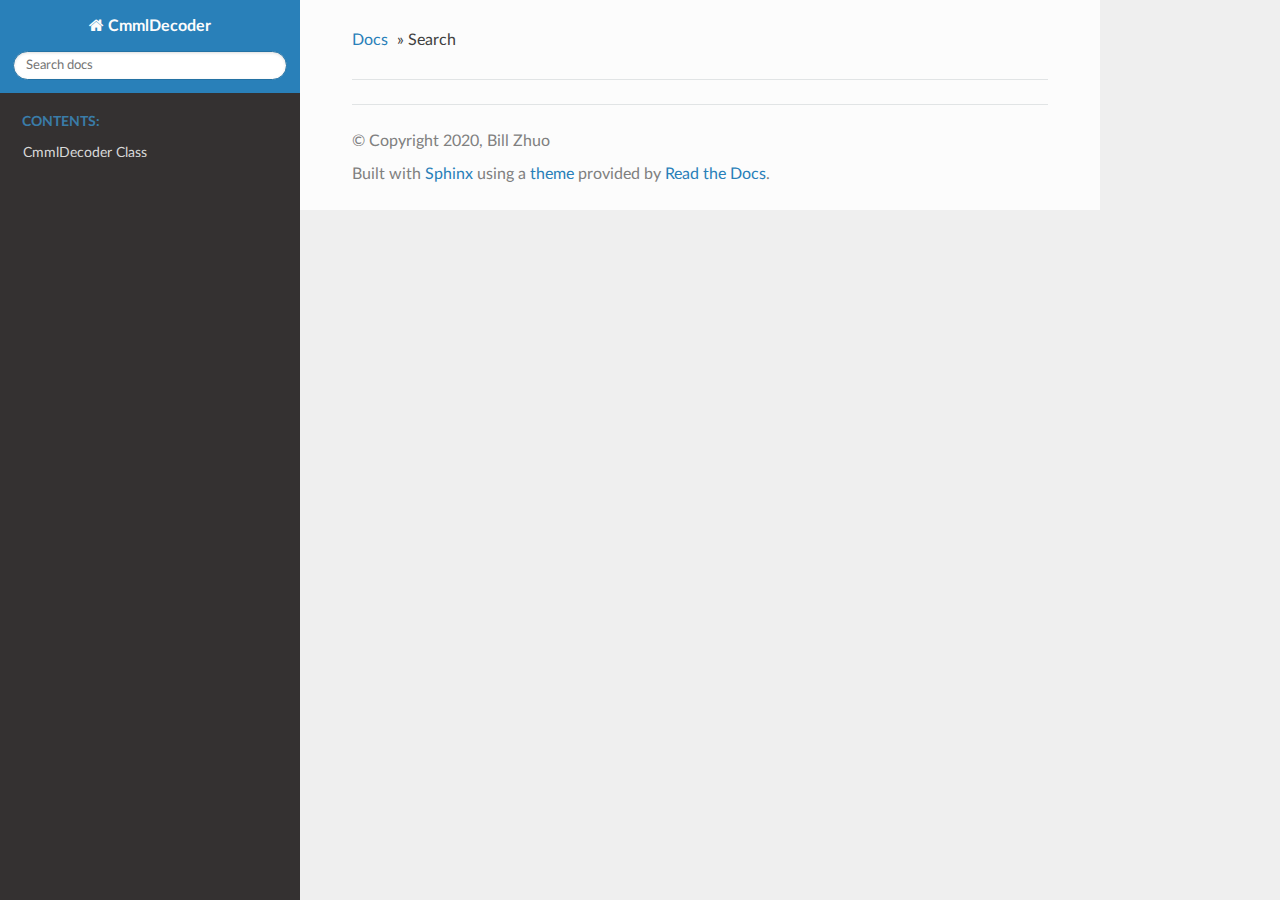
<file: cmml_decoder_html/search.html>
<!DOCTYPE html>
<!--[if IE 8]><html class="no-js lt-ie9" lang="Python3" > <![endif]-->
<!--[if gt IE 8]><!--> <html class="no-js" lang="Python3" > <!--<![endif]-->
<head>
  <meta charset="utf-8">
  
  <meta name="viewport" content="width=device-width, initial-scale=1.0">
  
  <title>Search &mdash; CmmlDecoder 1.0 documentation</title>
  

  
  
  
  

  
  <script type="text/javascript" src="_static/js/modernizr.min.js"></script>
  
    
      <script type="text/javascript" id="documentation_options" data-url_root="./" src="_static/documentation_options.js"></script>
        <script src="_static/jquery.js"></script>
        <script src="_static/underscore.js"></script>
        <script src="_static/doctools.js"></script>
        <script src="_static/language_data.js"></script>
        <script src="_static/searchtools.js"></script>
    
    <script type="text/javascript" src="_static/js/theme.js"></script>

    

  
  <link rel="stylesheet" href="_static/css/theme.css" type="text/css" />
  <link rel="stylesheet" href="_static/pygments.css" type="text/css" />
    <link rel="index" title="Index" href="genindex.html" />
    <link rel="search" title="Search" href="#" /> 
</head>

<body class="wy-body-for-nav">

   
  <div class="wy-grid-for-nav">
    
    <nav data-toggle="wy-nav-shift" class="wy-nav-side">
      <div class="wy-side-scroll">
        <div class="wy-side-nav-search" >
          

          
            <a href="index.html" class="icon icon-home"> CmmlDecoder
          

          
          </a>

          
            
            
          

          
<div role="search">
  <form id="rtd-search-form" class="wy-form" action="#" method="get">
    <input type="text" name="q" placeholder="Search docs" />
    <input type="hidden" name="check_keywords" value="yes" />
    <input type="hidden" name="area" value="default" />
  </form>
</div>

          
        </div>

        <div class="wy-menu wy-menu-vertical" data-spy="affix" role="navigation" aria-label="main navigation">
          
            
            
              
            
            
              <p class="caption"><span class="caption-text">Contents:</span></p>
<ul>
<li class="toctree-l1"><a class="reference internal" href="CmmlDecoder.html">CmmlDecoder Class</a></li>
</ul>

            
          
        </div>
      </div>
    </nav>

    <section data-toggle="wy-nav-shift" class="wy-nav-content-wrap">

      
      <nav class="wy-nav-top" aria-label="top navigation">
        
          <i data-toggle="wy-nav-top" class="fa fa-bars"></i>
          <a href="index.html">CmmlDecoder</a>
        
      </nav>


      <div class="wy-nav-content">
        
        <div class="rst-content">
        
          















<div role="navigation" aria-label="breadcrumbs navigation">

  <ul class="wy-breadcrumbs">
    
      <li><a href="index.html">Docs</a> &raquo;</li>
        
      <li>Search</li>
    
    
      <li class="wy-breadcrumbs-aside">
        
            
        
      </li>
    
  </ul>

  
  <hr/>
</div>
          <div role="main" class="document" itemscope="itemscope" itemtype="http://schema.org/Article">
           <div itemprop="articleBody">
            
  <noscript>
  <div id="fallback" class="admonition warning">
    <p class="last">
      Please activate JavaScript to enable the search
      functionality.
    </p>
  </div>
  </noscript>

  
  <div id="search-results">
  
  </div>

           </div>
           
          </div>
          <footer>
  

  <hr/>

  <div role="contentinfo">
    <p>
        &copy; Copyright 2020, Bill Zhuo

    </p>
  </div>
  Built with <a href="http://sphinx-doc.org/">Sphinx</a> using a <a href="https://github.com/rtfd/sphinx_rtd_theme">theme</a> provided by <a href="https://readthedocs.org">Read the Docs</a>. 

</footer>

        </div>
      </div>

    </section>

  </div>
  


  <script type="text/javascript">
      jQuery(function () {
          SphinxRtdTheme.Navigation.enable(true);
      });
  </script>

  
  
    
  
  <script type="text/javascript">
    jQuery(function() { Search.loadIndex("searchindex.js"); });
  </script>
  
  <script type="text/javascript" id="searchindexloader"></script>
   


</body>
</html>
</file>
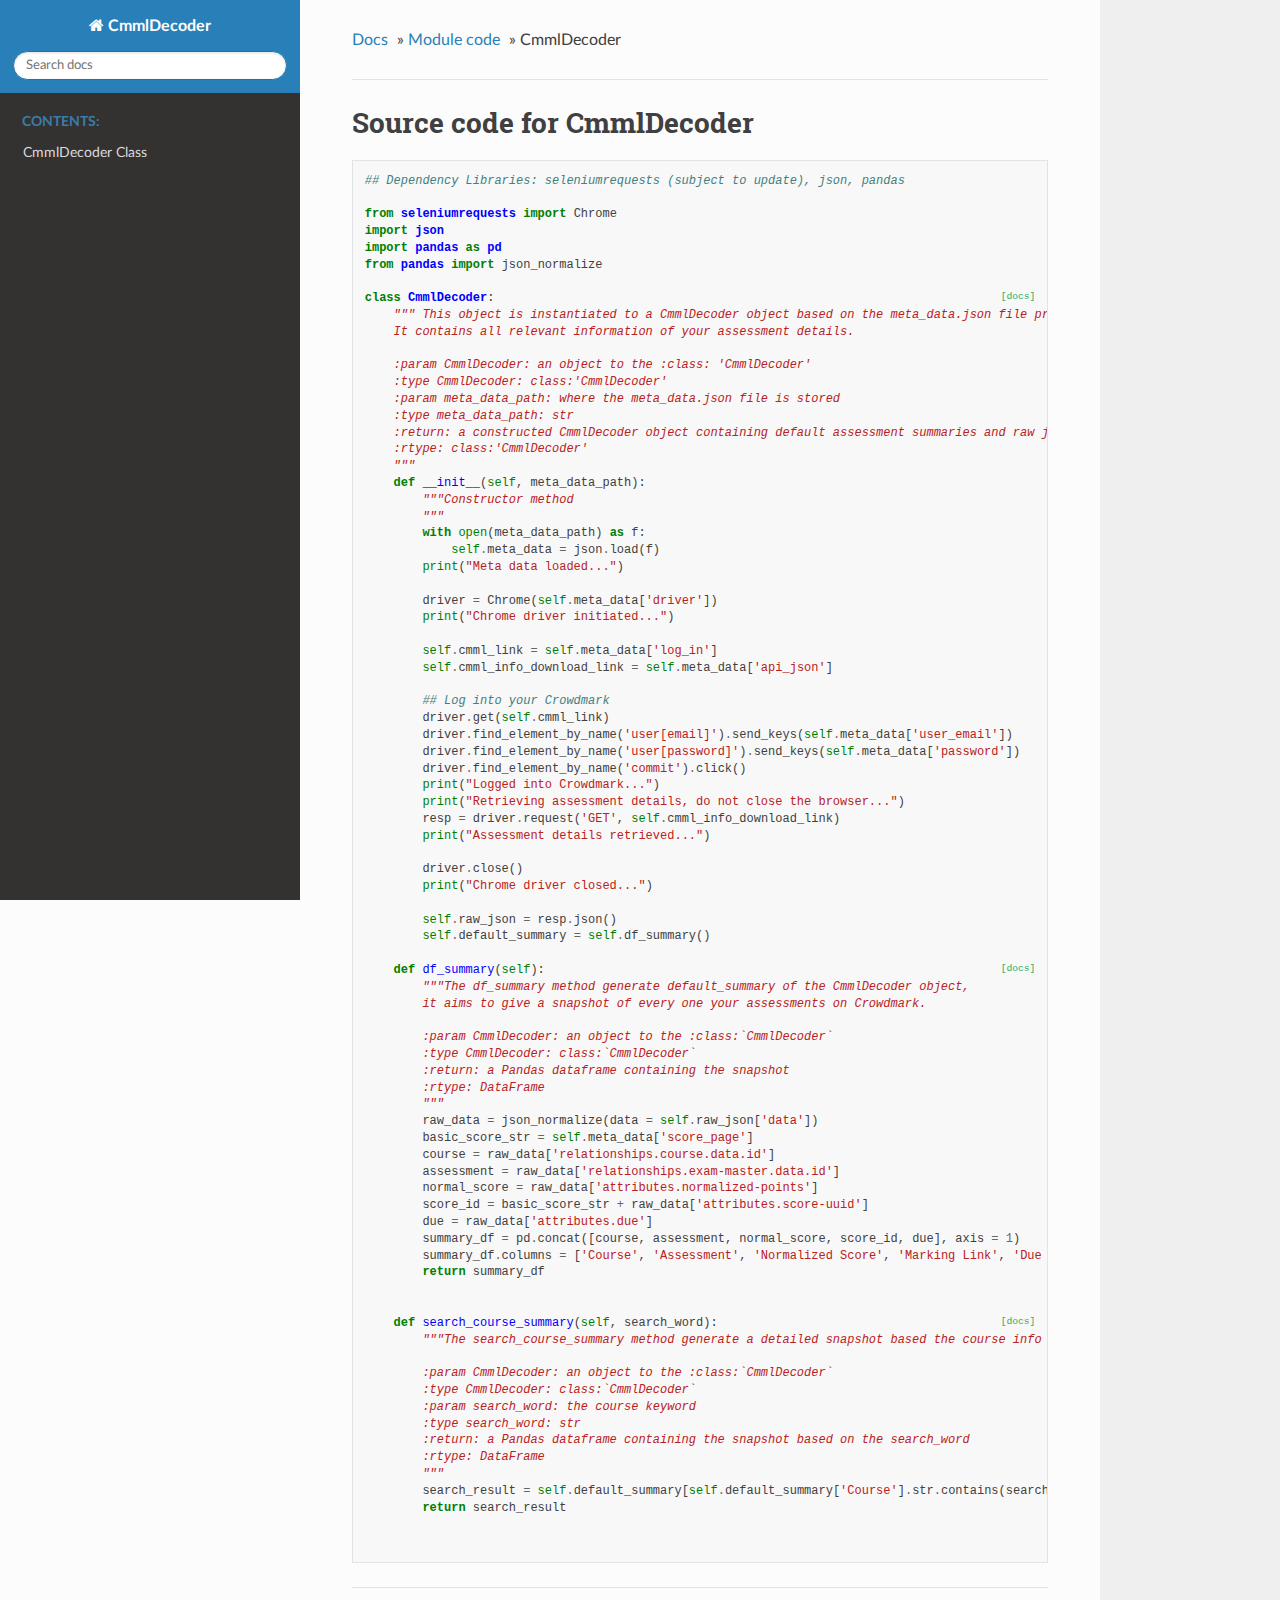
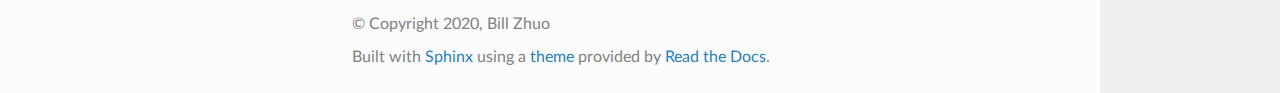
<file: cmml_decoder_html/_modules/CmmlDecoder.html>
<!DOCTYPE html>
<!--[if IE 8]><html class="no-js lt-ie9" lang="Python3" > <![endif]-->
<!--[if gt IE 8]><!--> <html class="no-js" lang="Python3" > <!--<![endif]-->
<head>
  <meta charset="utf-8">
  
  <meta name="viewport" content="width=device-width, initial-scale=1.0">
  
  <title>CmmlDecoder &mdash; CmmlDecoder 1.0 documentation</title>
  

  
  
  
  

  
  <script type="text/javascript" src="../_static/js/modernizr.min.js"></script>
  
    
      <script type="text/javascript" id="documentation_options" data-url_root="../" src="../_static/documentation_options.js"></script>
        <script src="../_static/jquery.js"></script>
        <script src="../_static/underscore.js"></script>
        <script src="../_static/doctools.js"></script>
        <script src="../_static/language_data.js"></script>
    
    <script type="text/javascript" src="../_static/js/theme.js"></script>

    

  
  <link rel="stylesheet" href="../_static/css/theme.css" type="text/css" />
  <link rel="stylesheet" href="../_static/pygments.css" type="text/css" />
    <link rel="index" title="Index" href="../genindex.html" />
    <link rel="search" title="Search" href="../search.html" /> 
</head>

<body class="wy-body-for-nav">

   
  <div class="wy-grid-for-nav">
    
    <nav data-toggle="wy-nav-shift" class="wy-nav-side">
      <div class="wy-side-scroll">
        <div class="wy-side-nav-search" >
          

          
            <a href="../index.html" class="icon icon-home"> CmmlDecoder
          

          
          </a>

          
            
            
          

          
<div role="search">
  <form id="rtd-search-form" class="wy-form" action="../search.html" method="get">
    <input type="text" name="q" placeholder="Search docs" />
    <input type="hidden" name="check_keywords" value="yes" />
    <input type="hidden" name="area" value="default" />
  </form>
</div>

          
        </div>

        <div class="wy-menu wy-menu-vertical" data-spy="affix" role="navigation" aria-label="main navigation">
          
            
            
              
            
            
              <p class="caption"><span class="caption-text">Contents:</span></p>
<ul>
<li class="toctree-l1"><a class="reference internal" href="../CmmlDecoder.html">CmmlDecoder Class</a></li>
</ul>

            
          
        </div>
      </div>
    </nav>

    <section data-toggle="wy-nav-shift" class="wy-nav-content-wrap">

      
      <nav class="wy-nav-top" aria-label="top navigation">
        
          <i data-toggle="wy-nav-top" class="fa fa-bars"></i>
          <a href="../index.html">CmmlDecoder</a>
        
      </nav>


      <div class="wy-nav-content">
        
        <div class="rst-content">
        
          















<div role="navigation" aria-label="breadcrumbs navigation">

  <ul class="wy-breadcrumbs">
    
      <li><a href="../index.html">Docs</a> &raquo;</li>
        
          <li><a href="index.html">Module code</a> &raquo;</li>
        
      <li>CmmlDecoder</li>
    
    
      <li class="wy-breadcrumbs-aside">
        
      </li>
    
  </ul>

  
  <hr/>
</div>
          <div role="main" class="document" itemscope="itemscope" itemtype="http://schema.org/Article">
           <div itemprop="articleBody">
            
  <h1>Source code for CmmlDecoder</h1><div class="highlight"><pre>
<span></span><span class="c1">## Dependency Libraries: seleniumrequests (subject to update), json, pandas</span>

<span class="kn">from</span> <span class="nn">seleniumrequests</span> <span class="kn">import</span> <span class="n">Chrome</span>
<span class="kn">import</span> <span class="nn">json</span> 
<span class="kn">import</span> <span class="nn">pandas</span> <span class="k">as</span> <span class="nn">pd</span>
<span class="kn">from</span> <span class="nn">pandas</span> <span class="kn">import</span> <span class="n">json_normalize</span> 

<div class="viewcode-block" id="CmmlDecoder"><a class="viewcode-back" href="../CmmlDecoder.html#CmmlDecoder.CmmlDecoder">[docs]</a><span class="k">class</span> <span class="nc">CmmlDecoder</span><span class="p">:</span>
    <span class="sd">&quot;&quot;&quot; This object is instantiated to a CmmlDecoder object based on the meta_data.json file provided.</span>
<span class="sd">    It contains all relevant information of your assessment details.</span>

<span class="sd">    :param CmmlDecoder: an object to the :class: &#39;CmmlDecoder&#39;</span>
<span class="sd">    :type CmmlDecoder: class:&#39;CmmlDecoder&#39;</span>
<span class="sd">    :param meta_data_path: where the meta_data.json file is stored</span>
<span class="sd">    :type meta_data_path: str</span>
<span class="sd">    :return: a constructed CmmlDecoder object containing default assessment summaries and raw json text</span>
<span class="sd">    :rtype: class:&#39;CmmlDecoder&#39;</span>
<span class="sd">    &quot;&quot;&quot;</span>
    <span class="k">def</span> <span class="fm">__init__</span><span class="p">(</span><span class="bp">self</span><span class="p">,</span> <span class="n">meta_data_path</span><span class="p">):</span>
        <span class="sd">&quot;&quot;&quot;Constructor method</span>
<span class="sd">        &quot;&quot;&quot;</span>
        <span class="k">with</span> <span class="nb">open</span><span class="p">(</span><span class="n">meta_data_path</span><span class="p">)</span> <span class="k">as</span> <span class="n">f</span><span class="p">:</span>
            <span class="bp">self</span><span class="o">.</span><span class="n">meta_data</span> <span class="o">=</span> <span class="n">json</span><span class="o">.</span><span class="n">load</span><span class="p">(</span><span class="n">f</span><span class="p">)</span>
        <span class="nb">print</span><span class="p">(</span><span class="s2">&quot;Meta data loaded...&quot;</span><span class="p">)</span>

        <span class="n">driver</span> <span class="o">=</span> <span class="n">Chrome</span><span class="p">(</span><span class="bp">self</span><span class="o">.</span><span class="n">meta_data</span><span class="p">[</span><span class="s1">&#39;driver&#39;</span><span class="p">])</span>
        <span class="nb">print</span><span class="p">(</span><span class="s2">&quot;Chrome driver initiated...&quot;</span><span class="p">)</span>

        <span class="bp">self</span><span class="o">.</span><span class="n">cmml_link</span> <span class="o">=</span> <span class="bp">self</span><span class="o">.</span><span class="n">meta_data</span><span class="p">[</span><span class="s1">&#39;log_in&#39;</span><span class="p">]</span>
        <span class="bp">self</span><span class="o">.</span><span class="n">cmml_info_download_link</span> <span class="o">=</span> <span class="bp">self</span><span class="o">.</span><span class="n">meta_data</span><span class="p">[</span><span class="s1">&#39;api_json&#39;</span><span class="p">]</span>

        <span class="c1">## Log into your Crowdmark</span>
        <span class="n">driver</span><span class="o">.</span><span class="n">get</span><span class="p">(</span><span class="bp">self</span><span class="o">.</span><span class="n">cmml_link</span><span class="p">)</span>
        <span class="n">driver</span><span class="o">.</span><span class="n">find_element_by_name</span><span class="p">(</span><span class="s1">&#39;user[email]&#39;</span><span class="p">)</span><span class="o">.</span><span class="n">send_keys</span><span class="p">(</span><span class="bp">self</span><span class="o">.</span><span class="n">meta_data</span><span class="p">[</span><span class="s1">&#39;user_email&#39;</span><span class="p">])</span>
        <span class="n">driver</span><span class="o">.</span><span class="n">find_element_by_name</span><span class="p">(</span><span class="s1">&#39;user[password]&#39;</span><span class="p">)</span><span class="o">.</span><span class="n">send_keys</span><span class="p">(</span><span class="bp">self</span><span class="o">.</span><span class="n">meta_data</span><span class="p">[</span><span class="s1">&#39;password&#39;</span><span class="p">])</span>
        <span class="n">driver</span><span class="o">.</span><span class="n">find_element_by_name</span><span class="p">(</span><span class="s1">&#39;commit&#39;</span><span class="p">)</span><span class="o">.</span><span class="n">click</span><span class="p">()</span>
        <span class="nb">print</span><span class="p">(</span><span class="s2">&quot;Logged into Crowdmark...&quot;</span><span class="p">)</span>
        <span class="nb">print</span><span class="p">(</span><span class="s2">&quot;Retrieving assessment details, do not close the browser...&quot;</span><span class="p">)</span>
        <span class="n">resp</span> <span class="o">=</span> <span class="n">driver</span><span class="o">.</span><span class="n">request</span><span class="p">(</span><span class="s1">&#39;GET&#39;</span><span class="p">,</span> <span class="bp">self</span><span class="o">.</span><span class="n">cmml_info_download_link</span><span class="p">)</span>
        <span class="nb">print</span><span class="p">(</span><span class="s2">&quot;Assessment details retrieved...&quot;</span><span class="p">)</span>

        <span class="n">driver</span><span class="o">.</span><span class="n">close</span><span class="p">()</span>
        <span class="nb">print</span><span class="p">(</span><span class="s2">&quot;Chrome driver closed...&quot;</span><span class="p">)</span>

        <span class="bp">self</span><span class="o">.</span><span class="n">raw_json</span> <span class="o">=</span> <span class="n">resp</span><span class="o">.</span><span class="n">json</span><span class="p">()</span>
        <span class="bp">self</span><span class="o">.</span><span class="n">default_summary</span> <span class="o">=</span> <span class="bp">self</span><span class="o">.</span><span class="n">df_summary</span><span class="p">()</span>

<div class="viewcode-block" id="CmmlDecoder.df_summary"><a class="viewcode-back" href="../CmmlDecoder.html#CmmlDecoder.CmmlDecoder.df_summary">[docs]</a>    <span class="k">def</span> <span class="nf">df_summary</span><span class="p">(</span><span class="bp">self</span><span class="p">):</span>
        <span class="sd">&quot;&quot;&quot;The df_summary method generate default_summary of the CmmlDecoder object,</span>
<span class="sd">        it aims to give a snapshot of every one your assessments on Crowdmark.</span>

<span class="sd">        :param CmmlDecoder: an object to the :class:`CmmlDecoder`</span>
<span class="sd">        :type CmmlDecoder: class:`CmmlDecoder`</span>
<span class="sd">        :return: a Pandas dataframe containing the snapshot</span>
<span class="sd">        :rtype: DataFrame</span>
<span class="sd">        &quot;&quot;&quot;</span>
        <span class="n">raw_data</span> <span class="o">=</span> <span class="n">json_normalize</span><span class="p">(</span><span class="n">data</span> <span class="o">=</span> <span class="bp">self</span><span class="o">.</span><span class="n">raw_json</span><span class="p">[</span><span class="s1">&#39;data&#39;</span><span class="p">])</span>
        <span class="n">basic_score_str</span> <span class="o">=</span> <span class="bp">self</span><span class="o">.</span><span class="n">meta_data</span><span class="p">[</span><span class="s1">&#39;score_page&#39;</span><span class="p">]</span>
        <span class="n">course</span> <span class="o">=</span> <span class="n">raw_data</span><span class="p">[</span><span class="s1">&#39;relationships.course.data.id&#39;</span><span class="p">]</span>
        <span class="n">assessment</span> <span class="o">=</span> <span class="n">raw_data</span><span class="p">[</span><span class="s1">&#39;relationships.exam-master.data.id&#39;</span><span class="p">]</span>
        <span class="n">normal_score</span> <span class="o">=</span> <span class="n">raw_data</span><span class="p">[</span><span class="s1">&#39;attributes.normalized-points&#39;</span><span class="p">]</span>
        <span class="n">score_id</span> <span class="o">=</span> <span class="n">basic_score_str</span> <span class="o">+</span> <span class="n">raw_data</span><span class="p">[</span><span class="s1">&#39;attributes.score-uuid&#39;</span><span class="p">]</span>
        <span class="n">due</span> <span class="o">=</span> <span class="n">raw_data</span><span class="p">[</span><span class="s1">&#39;attributes.due&#39;</span><span class="p">]</span>
        <span class="n">summary_df</span> <span class="o">=</span> <span class="n">pd</span><span class="o">.</span><span class="n">concat</span><span class="p">([</span><span class="n">course</span><span class="p">,</span> <span class="n">assessment</span><span class="p">,</span> <span class="n">normal_score</span><span class="p">,</span> <span class="n">score_id</span><span class="p">,</span> <span class="n">due</span><span class="p">],</span> <span class="n">axis</span> <span class="o">=</span> <span class="mi">1</span><span class="p">)</span>
        <span class="n">summary_df</span><span class="o">.</span><span class="n">columns</span> <span class="o">=</span> <span class="p">[</span><span class="s1">&#39;Course&#39;</span><span class="p">,</span> <span class="s1">&#39;Assessment&#39;</span><span class="p">,</span> <span class="s1">&#39;Normalized Score&#39;</span><span class="p">,</span> <span class="s1">&#39;Marking Link&#39;</span><span class="p">,</span> <span class="s1">&#39;Due Date&#39;</span><span class="p">]</span>
        <span class="k">return</span> <span class="n">summary_df</span></div>

<div class="viewcode-block" id="CmmlDecoder.search_course_summary"><a class="viewcode-back" href="../CmmlDecoder.html#CmmlDecoder.CmmlDecoder.search_course_summary">[docs]</a>    <span class="k">def</span> <span class="nf">search_course_summary</span><span class="p">(</span><span class="bp">self</span><span class="p">,</span> <span class="n">search_word</span><span class="p">):</span>
        <span class="sd">&quot;&quot;&quot;The search_course_summary method generate a detailed snapshot based the course info search.</span>

<span class="sd">        :param CmmlDecoder: an object to the :class:`CmmlDecoder`</span>
<span class="sd">        :type CmmlDecoder: class:`CmmlDecoder`</span>
<span class="sd">        :param search_word: the course keyword</span>
<span class="sd">        :type search_word: str</span>
<span class="sd">        :return: a Pandas dataframe containing the snapshot based on the search_word</span>
<span class="sd">        :rtype: DataFrame</span>
<span class="sd">        &quot;&quot;&quot;</span>
        <span class="n">search_result</span> <span class="o">=</span> <span class="bp">self</span><span class="o">.</span><span class="n">default_summary</span><span class="p">[</span><span class="bp">self</span><span class="o">.</span><span class="n">default_summary</span><span class="p">[</span><span class="s1">&#39;Course&#39;</span><span class="p">]</span><span class="o">.</span><span class="n">str</span><span class="o">.</span><span class="n">contains</span><span class="p">(</span><span class="n">search_word</span><span class="p">)]</span>
        <span class="k">return</span> <span class="n">search_result</span></div></div>

</pre></div>

           </div>
           
          </div>
          <footer>
  

  <hr/>

  <div role="contentinfo">
    <p>
        &copy; Copyright 2020, Bill Zhuo

    </p>
  </div>
  Built with <a href="http://sphinx-doc.org/">Sphinx</a> using a <a href="https://github.com/rtfd/sphinx_rtd_theme">theme</a> provided by <a href="https://readthedocs.org">Read the Docs</a>. 

</footer>

        </div>
      </div>

    </section>

  </div>
  


  <script type="text/javascript">
      jQuery(function () {
          SphinxRtdTheme.Navigation.enable(true);
      });
  </script>

  
  
    
   

</body>
</html>
</file>
<file: cmml_decoder_html/_static/css/theme.css>
/* sphinx_rtd_theme version 0.4.3 | MIT license */
/* Built 20190212 16:02 */
*{-webkit-box-sizing:border-box;-moz-box-sizing:border-box;box-sizing:border-box}article,aside,details,figcaption,figure,footer,header,hgroup,nav,section{display:block}audio,canvas,video{display:inline-block;*display:inline;*zoom:1}audio:not([controls]){display:none}[hidden]{display:none}*{-webkit-box-sizing:border-box;-moz-box-sizing:border-box;box-sizing:border-box}html{font-size:100%;-webkit-text-size-adjust:100%;-ms-text-size-adjust:100%}body{margin:0}a:hover,a:active{outline:0}abbr[title]{border-bottom:1px dotted}b,strong{font-weight:bold}blockquote{margin:0}dfn{font-style:italic}ins{background:#ff9;color:#000;text-decoration:none}mark{background:#ff0;color:#000;font-style:italic;font-weight:bold}pre,code,.rst-content tt,.rst-content code,kbd,samp{font-family:monospace,serif;_font-family:"courier new",monospace;font-size:1em}pre{white-space:pre}q{quotes:none}q:before,q:after{content:"";content:none}small{font-size:85%}sub,sup{font-size:75%;line-height:0;position:relative;vertical-align:baseline}sup{top:-0.5em}sub{bottom:-0.25em}ul,ol,dl{margin:0;padding:0;list-style:none;list-style-image:none}li{list-style:none}dd{margin:0}img{border:0;-ms-interpolation-mode:bicubic;vertical-align:middle;max-width:100%}svg:not(:root){overflow:hidden}figure{margin:0}form{margin:0}fieldset{border:0;margin:0;padding:0}label{cursor:pointer}legend{border:0;*margin-left:-7px;padding:0;white-space:normal}button,input,select,textarea{font-size:100%;margin:0;vertical-align:baseline;*vertical-align:middle}button,input{line-height:normal}button,input[type="button"],input[type="reset"],input[type="submit"]{cursor:pointer;-webkit-appearance:button;*overflow:visible}button[disabled],input[disabled]{cursor:default}input[type="checkbox"],input[type="radio"]{box-sizing:border-box;padding:0;*width:13px;*height:13px}input[type="search"]{-webkit-appearance:textfield;-moz-box-sizing:content-box;-webkit-box-sizing:content-box;box-sizing:content-box}input[type="search"]::-webkit-search-decoration,input[type="search"]::-webkit-search-cancel-button{-webkit-appearance:none}button::-moz-focus-inner,input::-moz-focus-inner{border:0;padding:0}textarea{overflow:auto;vertical-align:top;resize:vertical}table{border-collapse:collapse;border-spacing:0}td{vertical-align:top}.chromeframe{margin:.2em 0;background:#ccc;color:#000;padding:.2em 0}.ir{display:block;border:0;text-indent:-999em;overflow:hidden;background-color:transparent;background-repeat:no-repeat;text-align:left;direction:ltr;*line-height:0}.ir br{display:none}.hidden{display:none !important;visibility:hidden}.visuallyhidden{border:0;clip:rect(0 0 0 0);height:1px;margin:-1px;overflow:hidden;padding:0;position:absolute;width:1px}.visuallyhidden.focusable:active,.visuallyhidden.focusable:focus{clip:auto;height:auto;margin:0;overflow:visible;position:static;width:auto}.invisible{visibility:hidden}.relative{position:relative}big,small{font-size:100%}@media print{html,body,section{background:none !important}*{box-shadow:none !important;text-shadow:none !important;filter:none !important;-ms-filter:none !important}a,a:visited{text-decoration:underline}.ir a:after,a[href^="javascript:"]:after,a[href^="#"]:after{content:""}pre,blockquote{page-break-inside:avoid}thead{display:table-header-group}tr,img{page-break-inside:avoid}img{max-width:100% !important}@page{margin:.5cm}p,h2,.rst-content .toctree-wrapper p.caption,h3{orphans:3;widows:3}h2,.rst-content .toctree-wrapper p.caption,h3{page-break-after:avoid}}.fa:before,.wy-menu-vertical li span.toctree-expand:before,.wy-menu-vertical li.on a span.toctree-expand:before,.wy-menu-vertical li.current>a span.toctree-expand:before,.rst-content .admonition-title:before,.rst-content h1 .headerlink:before,.rst-content h2 .headerlink:before,.rst-content h3 .headerlink:before,.rst-content h4 .headerlink:before,.rst-content h5 .headerlink:before,.rst-content h6 .headerlink:before,.rst-content dl dt .headerlink:before,.rst-content p.caption .headerlink:before,.rst-content table>caption .headerlink:before,.rst-content .code-block-caption .headerlink:before,.rst-content tt.download span:first-child:before,.rst-content code.download span:first-child:before,.icon:before,.wy-dropdown .caret:before,.wy-inline-validate.wy-inline-validate-success .wy-input-context:before,.wy-inline-validate.wy-inline-validate-danger .wy-input-context:before,.wy-inline-validate.wy-inline-validate-warning .wy-input-context:before,.wy-inline-validate.wy-inline-validate-info .wy-input-context:before,.wy-alert,.rst-content .note,.rst-content .attention,.rst-content .caution,.rst-content .danger,.rst-content .error,.rst-content .hint,.rst-content .important,.rst-content .tip,.rst-content .warning,.rst-content .seealso,.rst-content .admonition-todo,.rst-content .admonition,.btn,input[type="text"],input[type="password"],input[type="email"],input[type="url"],input[type="date"],input[type="month"],input[type="time"],input[type="datetime"],input[type="datetime-local"],input[type="week"],input[type="number"],input[type="search"],input[type="tel"],input[type="color"],select,textarea,.wy-menu-vertical li.on a,.wy-menu-vertical li.current>a,.wy-side-nav-search>a,.wy-side-nav-search .wy-dropdown>a,.wy-nav-top a{-webkit-font-smoothing:antialiased}.clearfix{*zoom:1}.clearfix:before,.clearfix:after{display:table;content:""}.clearfix:after{clear:both}/*!
 *  Font Awesome 4.7.0 by @davegandy - http://fontawesome.io - @fontawesome
 *  License - http://fontawesome.io/license (Font: SIL OFL 1.1, CSS: MIT License)
 */@font-face{font-family:'FontAwesome';src:url("../fonts/fontawesome-webfont.eot?v=4.7.0");src:url("../fonts/fontawesome-webfont.eot?#iefix&v=4.7.0") format("embedded-opentype"),url("../fonts/fontawesome-webfont.woff2?v=4.7.0") format("woff2"),url("../fonts/fontawesome-webfont.woff?v=4.7.0") format("woff"),url("../fonts/fontawesome-webfont.ttf?v=4.7.0") format("truetype"),url("../fonts/fontawesome-webfont.svg?v=4.7.0#fontawesomeregular") format("svg");font-weight:normal;font-style:normal}.fa,.wy-menu-vertical li span.toctree-expand,.wy-menu-vertical li.on a span.toctree-expand,.wy-menu-vertical li.current>a span.toctree-expand,.rst-content .admonition-title,.rst-content h1 .headerlink,.rst-content h2 .headerlink,.rst-content h3 .headerlink,.rst-content h4 .headerlink,.rst-content h5 .headerlink,.rst-content h6 .headerlink,.rst-content dl dt .headerlink,.rst-content p.caption .headerlink,.rst-content table>caption .headerlink,.rst-content .code-block-caption .headerlink,.rst-content tt.download span:first-child,.rst-content code.download span:first-child,.icon{display:inline-block;font:normal normal normal 14px/1 FontAwesome;font-size:inherit;text-rendering:auto;-webkit-font-smoothing:antialiased;-moz-osx-font-smoothing:grayscale}.fa-lg{font-size:1.3333333333em;line-height:.75em;vertical-align:-15%}.fa-2x{font-size:2em}.fa-3x{font-size:3em}.fa-4x{font-size:4em}.fa-5x{font-size:5em}.fa-fw{width:1.2857142857em;text-align:center}.fa-ul{padding-left:0;margin-left:2.1428571429em;list-style-type:none}.fa-ul>li{position:relative}.fa-li{position:absolute;left:-2.1428571429em;width:2.1428571429em;top:.1428571429em;text-align:center}.fa-li.fa-lg{left:-1.8571428571em}.fa-border{padding:.2em .25em .15em;border:solid 0.08em #eee;border-radius:.1em}.fa-pull-left{float:left}.fa-pull-right{float:right}.fa.fa-pull-left,.wy-menu-vertical li span.fa-pull-left.toctree-expand,.wy-menu-vertical li.on a span.fa-pull-left.toctree-expand,.wy-menu-vertical li.current>a span.fa-pull-left.toctree-expand,.rst-content .fa-pull-left.admonition-title,.rst-content h1 .fa-pull-left.headerlink,.rst-content h2 .fa-pull-left.headerlink,.rst-content h3 .fa-pull-left.headerlink,.rst-content h4 .fa-pull-left.headerlink,.rst-content h5 .fa-pull-left.headerlink,.rst-content h6 .fa-pull-left.headerlink,.rst-content dl dt .fa-pull-left.headerlink,.rst-content p.caption .fa-pull-left.headerlink,.rst-content table>caption .fa-pull-left.headerlink,.rst-content .code-block-caption .fa-pull-left.headerlink,.rst-content tt.download span.fa-pull-left:first-child,.rst-content code.download span.fa-pull-left:first-child,.fa-pull-left.icon{margin-right:.3em}.fa.fa-pull-right,.wy-menu-vertical li span.fa-pull-right.toctree-expand,.wy-menu-vertical li.on a span.fa-pull-right.toctree-expand,.wy-menu-vertical li.current>a span.fa-pull-right.toctree-expand,.rst-content .fa-pull-right.admonition-title,.rst-content h1 .fa-pull-right.headerlink,.rst-content h2 .fa-pull-right.headerlink,.rst-content h3 .fa-pull-right.headerlink,.rst-content h4 .fa-pull-right.headerlink,.rst-content h5 .fa-pull-right.headerlink,.rst-content h6 .fa-pull-right.headerlink,.rst-content dl dt .fa-pull-right.headerlink,.rst-content p.caption .fa-pull-right.headerlink,.rst-content table>caption .fa-pull-right.headerlink,.rst-content .code-block-caption .fa-pull-right.headerlink,.rst-content tt.download span.fa-pull-right:first-child,.rst-content code.download span.fa-pull-right:first-child,.fa-pull-right.icon{margin-left:.3em}.pull-right{float:right}.pull-left{float:left}.fa.pull-left,.wy-menu-vertical li span.pull-left.toctree-expand,.wy-menu-vertical li.on a span.pull-left.toctree-expand,.wy-menu-vertical li.current>a span.pull-left.toctree-expand,.rst-content .pull-left.admonition-title,.rst-content h1 .pull-left.headerlink,.rst-content h2 .pull-left.headerlink,.rst-content h3 .pull-left.headerlink,.rst-content h4 .pull-left.headerlink,.rst-content h5 .pull-left.headerlink,.rst-content h6 .pull-left.headerlink,.rst-content dl dt .pull-left.headerlink,.rst-content p.caption .pull-left.headerlink,.rst-content table>caption .pull-left.headerlink,.rst-content .code-block-caption .pull-left.headerlink,.rst-content tt.download span.pull-left:first-child,.rst-content code.download span.pull-left:first-child,.pull-left.icon{margin-right:.3em}.fa.pull-right,.wy-menu-vertical li span.pull-right.toctree-expand,.wy-menu-vertical li.on a span.pull-right.toctree-expand,.wy-menu-vertical li.current>a span.pull-right.toctree-expand,.rst-content .pull-right.admonition-title,.rst-content h1 .pull-right.headerlink,.rst-content h2 .pull-right.headerlink,.rst-content h3 .pull-right.headerlink,.rst-content h4 .pull-right.headerlink,.rst-content h5 .pull-right.headerlink,.rst-content h6 .pull-right.headerlink,.rst-content dl dt .pull-right.headerlink,.rst-content p.caption .pull-right.headerlink,.rst-content table>caption .pull-right.headerlink,.rst-content .code-block-caption .pull-right.headerlink,.rst-content tt.download span.pull-right:first-child,.rst-content code.download span.pull-right:first-child,.pull-right.icon{margin-left:.3em}.fa-spin{-webkit-animation:fa-spin 2s infinite linear;animation:fa-spin 2s infinite linear}.fa-pulse{-webkit-animation:fa-spin 1s infinite steps(8);animation:fa-spin 1s infinite steps(8)}@-webkit-keyframes fa-spin{0%{-webkit-transform:rotate(0deg);transform:rotate(0deg)}100%{-webkit-transform:rotate(359deg);transform:rotate(359deg)}}@keyframes fa-spin{0%{-webkit-transform:rotate(0deg);transform:rotate(0deg)}100%{-webkit-transform:rotate(359deg);transform:rotate(359deg)}}.fa-rotate-90{-ms-filter:"progid:DXImageTransform.Microsoft.BasicImage(rotation=1)";-webkit-transform:rotate(90deg);-ms-transform:rotate(90deg);transform:rotate(90deg)}.fa-rotate-180{-ms-filter:"progid:DXImageTransform.Microsoft.BasicImage(rotation=2)";-webkit-transform:rotate(180deg);-ms-transform:rotate(180deg);transform:rotate(180deg)}.fa-rotate-270{-ms-filter:"progid:DXImageTransform.Microsoft.BasicImage(rotation=3)";-webkit-transform:rotate(270deg);-ms-transform:rotate(270deg);transform:rotate(270deg)}.fa-flip-horizontal{-ms-filter:"progid:DXImageTransform.Microsoft.BasicImage(rotation=0, mirror=1)";-webkit-transform:scale(-1, 1);-ms-transform:scale(-1, 1);transform:scale(-1, 1)}.fa-flip-vertical{-ms-filter:"progid:DXImageTransform.Microsoft.BasicImage(rotation=2, mirror=1)";-webkit-transform:scale(1, -1);-ms-transform:scale(1, -1);transform:scale(1, -1)}:root .fa-rotate-90,:root .fa-rotate-180,:root .fa-rotate-270,:root .fa-flip-horizontal,:root .fa-flip-vertical{filter:none}.fa-stack{position:relative;display:inline-block;width:2em;height:2em;line-height:2em;vertical-align:middle}.fa-stack-1x,.fa-stack-2x{position:absolute;left:0;width:100%;text-align:center}.fa-stack-1x{line-height:inherit}.fa-stack-2x{font-size:2em}.fa-inverse{color:#fff}.fa-glass:before{content:""}.fa-music:before{content:""}.fa-search:before,.icon-search:before{content:""}.fa-envelope-o:before{content:""}.fa-heart:before{content:""}.fa-star:before{content:""}.fa-star-o:before{content:""}.fa-user:before{content:""}.fa-film:before{content:""}.fa-th-large:before{content:""}.fa-th:before{content:""}.fa-th-list:before{content:""}.fa-check:before{content:""}.fa-remove:before,.fa-close:before,.fa-times:before{content:""}.fa-search-plus:before{content:""}.fa-search-minus:before{content:""}.fa-power-off:before{content:""}.fa-signal:before{content:""}.fa-gear:before,.fa-cog:before{content:""}.fa-trash-o:before{content:""}.fa-home:before,.icon-home:before{content:""}.fa-file-o:before{content:""}.fa-clock-o:before{content:""}.fa-road:before{content:""}.fa-download:before,.rst-content tt.download span:first-child:before,.rst-content code.download span:first-child:before{content:""}.fa-arrow-circle-o-down:before{content:""}.fa-arrow-circle-o-up:before{content:""}.fa-inbox:before{content:""}.fa-play-circle-o:before{content:""}.fa-rotate-right:before,.fa-repeat:before{content:""}.fa-refresh:before{content:""}.fa-list-alt:before{content:""}.fa-lock:before{content:""}.fa-flag:before{content:""}.fa-headphones:before{content:""}.fa-volume-off:before{content:""}.fa-volume-down:before{content:""}.fa-volume-up:before{content:""}.fa-qrcode:before{content:""}.fa-barcode:before{content:""}.fa-tag:before{content:""}.fa-tags:before{content:""}.fa-book:before,.icon-book:before{content:""}.fa-bookmark:before{content:""}.fa-print:before{content:""}.fa-camera:before{content:""}.fa-font:before{content:""}.fa-bold:before{content:""}.fa-italic:before{content:""}.fa-text-height:before{content:""}.fa-text-width:before{content:""}.fa-align-left:before{content:""}.fa-align-center:before{content:""}.fa-align-right:before{content:""}.fa-align-justify:before{content:""}.fa-list:before{content:""}.fa-dedent:before,.fa-outdent:before{content:""}.fa-indent:before{content:""}.fa-video-camera:before{content:""}.fa-photo:before,.fa-image:before,.fa-picture-o:before{content:""}.fa-pencil:before{content:""}.fa-map-marker:before{content:""}.fa-adjust:before{content:""}.fa-tint:before{content:""}.fa-edit:before,.fa-pencil-square-o:before{content:""}.fa-share-square-o:before{content:""}.fa-check-square-o:before{content:""}.fa-arrows:before{content:""}.fa-step-backward:before{content:""}.fa-fast-backward:before{content:""}.fa-backward:before{content:""}.fa-play:before{content:""}.fa-pause:before{content:""}.fa-stop:before{content:""}.fa-forward:before{content:""}.fa-fast-forward:before{content:""}.fa-step-forward:before{content:""}.fa-eject:before{content:""}.fa-chevron-left:before{content:""}.fa-chevron-right:before{content:""}.fa-plus-circle:before{content:""}.fa-minus-circle:before{content:""}.fa-times-circle:before,.wy-inline-validate.wy-inline-validate-danger .wy-input-context:before{content:""}.fa-check-circle:before,.wy-inline-validate.wy-inline-validate-success .wy-input-context:before{content:""}.fa-question-circle:before{content:""}.fa-info-circle:before{content:""}.fa-crosshairs:before{content:""}.fa-times-circle-o:before{content:""}.fa-check-circle-o:before{content:""}.fa-ban:before{content:""}.fa-arrow-left:before{content:""}.fa-arrow-right:before{content:""}.fa-arrow-up:before{content:""}.fa-arrow-down:before{content:""}.fa-mail-forward:before,.fa-share:before{content:""}.fa-expand:before{content:""}.fa-compress:before{content:""}.fa-plus:before{content:""}.fa-minus:before{content:""}.fa-asterisk:before{content:""}.fa-exclamation-circle:before,.wy-inline-validate.wy-inline-validate-warning .wy-input-context:before,.wy-inline-validate.wy-inline-validate-info .wy-input-context:before,.rst-content .admonition-title:before{content:""}.fa-gift:before{content:""}.fa-leaf:before{content:""}.fa-fire:before,.icon-fire:before{content:""}.fa-eye:before{content:""}.fa-eye-slash:before{content:""}.fa-warning:before,.fa-exclamation-triangle:before{content:""}.fa-plane:before{content:""}.fa-calendar:before{content:""}.fa-random:before{content:""}.fa-comment:before{content:""}.fa-magnet:before{content:""}.fa-chevron-up:before{content:""}.fa-chevron-down:before{content:""}.fa-retweet:before{content:""}.fa-shopping-cart:before{content:""}.fa-folder:before{content:""}.fa-folder-open:before{content:""}.fa-arrows-v:before{content:""}.fa-arrows-h:before{content:""}.fa-bar-chart-o:before,.fa-bar-chart:before{content:""}.fa-twitter-square:before{content:""}.fa-facebook-square:before{content:""}.fa-camera-retro:before{content:""}.fa-key:before{content:""}.fa-gears:before,.fa-cogs:before{content:""}.fa-comments:before{content:""}.fa-thumbs-o-up:before{content:""}.fa-thumbs-o-down:before{content:""}.fa-star-half:before{content:""}.fa-heart-o:before{content:""}.fa-sign-out:before{content:""}.fa-linkedin-square:before{content:""}.fa-thumb-tack:before{content:""}.fa-external-link:before{content:""}.fa-sign-in:before{content:""}.fa-trophy:before{content:""}.fa-github-square:before{content:""}.fa-upload:before{content:""}.fa-lemon-o:before{content:""}.fa-phone:before{content:""}.fa-square-o:before{content:""}.fa-bookmark-o:before{content:""}.fa-phone-square:before{content:""}.fa-twitter:before{content:""}.fa-facebook-f:before,.fa-facebook:before{content:""}.fa-github:before,.icon-github:before{content:""}.fa-unlock:before{content:""}.fa-credit-card:before{content:""}.fa-feed:before,.fa-rss:before{content:""}.fa-hdd-o:before{content:""}.fa-bullhorn:before{content:""}.fa-bell:before{content:""}.fa-certificate:before{content:""}.fa-hand-o-right:before{content:""}.fa-hand-o-left:before{content:""}.fa-hand-o-up:before{content:""}.fa-hand-o-down:before{content:""}.fa-arrow-circle-left:before,.icon-circle-arrow-left:before{content:""}.fa-arrow-circle-right:before,.icon-circle-arrow-right:before{content:""}.fa-arrow-circle-up:before{content:""}.fa-arrow-circle-down:before{content:""}.fa-globe:before{content:""}.fa-wrench:before{content:""}.fa-tasks:before{content:""}.fa-filter:before{content:""}.fa-briefcase:before{content:""}.fa-arrows-alt:before{content:""}.fa-group:before,.fa-users:before{content:""}.fa-chain:before,.fa-link:before,.icon-link:before{content:""}.fa-cloud:before{content:""}.fa-flask:before{content:""}.fa-cut:before,.fa-scissors:before{content:""}.fa-copy:before,.fa-files-o:before{content:""}.fa-paperclip:before{content:""}.fa-save:before,.fa-floppy-o:before{content:""}.fa-square:before{content:""}.fa-navicon:before,.fa-reorder:before,.fa-bars:before{content:""}.fa-list-ul:before{content:""}.fa-list-ol:before{content:""}.fa-strikethrough:before{content:""}.fa-underline:before{content:""}.fa-table:before{content:""}.fa-magic:before{content:""}.fa-truck:before{content:""}.fa-pinterest:before{content:""}.fa-pinterest-square:before{content:""}.fa-google-plus-square:before{content:""}.fa-google-plus:before{content:""}.fa-money:before{content:""}.fa-caret-down:before,.wy-dropdown .caret:before,.icon-caret-down:before{content:""}.fa-caret-up:before{content:""}.fa-caret-left:before{content:""}.fa-caret-right:before{content:""}.fa-columns:before{content:""}.fa-unsorted:before,.fa-sort:before{content:""}.fa-sort-down:before,.fa-sort-desc:before{content:""}.fa-sort-up:before,.fa-sort-asc:before{content:""}.fa-envelope:before{content:""}.fa-linkedin:before{content:""}.fa-rotate-left:before,.fa-undo:before{content:""}.fa-legal:before,.fa-gavel:before{content:""}.fa-dashboard:before,.fa-tachometer:before{content:""}.fa-comment-o:before{content:""}.fa-comments-o:before{content:""}.fa-flash:before,.fa-bolt:before{content:""}.fa-sitemap:before{content:""}.fa-umbrella:before{content:""}.fa-paste:before,.fa-clipboard:before{content:""}.fa-lightbulb-o:before{content:""}.fa-exchange:before{content:""}.fa-cloud-download:before{content:""}.fa-cloud-upload:before{content:""}.fa-user-md:before{content:""}.fa-stethoscope:before{content:""}.fa-suitcase:before{content:""}.fa-bell-o:before{content:""}.fa-coffee:before{content:""}.fa-cutlery:before{content:""}.fa-file-text-o:before{content:""}.fa-building-o:before{content:""}.fa-hospital-o:before{content:""}.fa-ambulance:before{content:""}.fa-medkit:before{content:""}.fa-fighter-jet:before{content:""}.fa-beer:before{content:""}.fa-h-square:before{content:""}.fa-plus-square:before{content:""}.fa-angle-double-left:before{content:""}.fa-angle-double-right:before{content:""}.fa-angle-double-up:before{content:""}.fa-angle-double-down:before{content:""}.fa-angle-left:before{content:""}.fa-angle-right:before{content:""}.fa-angle-up:before{content:""}.fa-angle-down:before{content:""}.fa-desktop:before{content:""}.fa-laptop:before{content:""}.fa-tablet:before{content:""}.fa-mobile-phone:before,.fa-mobile:before{content:""}.fa-circle-o:before{content:""}.fa-quote-left:before{content:""}.fa-quote-right:before{content:""}.fa-spinner:before{content:""}.fa-circle:before{content:""}.fa-mail-reply:before,.fa-reply:before{content:""}.fa-github-alt:before{content:""}.fa-folder-o:before{content:""}.fa-folder-open-o:before{content:""}.fa-smile-o:before{content:""}.fa-frown-o:before{content:""}.fa-meh-o:before{content:""}.fa-gamepad:before{content:""}.fa-keyboard-o:before{content:""}.fa-flag-o:before{content:""}.fa-flag-checkered:before{content:""}.fa-terminal:before{content:""}.fa-code:before{content:""}.fa-mail-reply-all:before,.fa-reply-all:before{content:""}.fa-star-half-empty:before,.fa-star-half-full:before,.fa-star-half-o:before{content:""}.fa-location-arrow:before{content:""}.fa-crop:before{content:""}.fa-code-fork:before{content:""}.fa-unlink:before,.fa-chain-broken:before{content:""}.fa-question:before{content:""}.fa-info:before{content:""}.fa-exclamation:before{content:""}.fa-superscript:before{content:""}.fa-subscript:before{content:""}.fa-eraser:before{content:""}.fa-puzzle-piece:before{content:""}.fa-microphone:before{content:""}.fa-microphone-slash:before{content:""}.fa-shield:before{content:""}.fa-calendar-o:before{content:""}.fa-fire-extinguisher:before{content:""}.fa-rocket:before{content:""}.fa-maxcdn:before{content:""}.fa-chevron-circle-left:before{content:""}.fa-chevron-circle-right:before{content:""}.fa-chevron-circle-up:before{content:""}.fa-chevron-circle-down:before{content:""}.fa-html5:before{content:""}.fa-css3:before{content:""}.fa-anchor:before{content:""}.fa-unlock-alt:before{content:""}.fa-bullseye:before{content:""}.fa-ellipsis-h:before{content:""}.fa-ellipsis-v:before{content:""}.fa-rss-square:before{content:""}.fa-play-circle:before{content:""}.fa-ticket:before{content:""}.fa-minus-square:before{content:""}.fa-minus-square-o:before,.wy-menu-vertical li.on a span.toctree-expand:before,.wy-menu-vertical li.current>a span.toctree-expand:before{content:""}.fa-level-up:before{content:""}.fa-level-down:before{content:""}.fa-check-square:before{content:""}.fa-pencil-square:before{content:""}.fa-external-link-square:before{content:""}.fa-share-square:before{content:""}.fa-compass:before{content:""}.fa-toggle-down:before,.fa-caret-square-o-down:before{content:""}.fa-toggle-up:before,.fa-caret-square-o-up:before{content:""}.fa-toggle-right:before,.fa-caret-square-o-right:before{content:""}.fa-euro:before,.fa-eur:before{content:""}.fa-gbp:before{content:""}.fa-dollar:before,.fa-usd:before{content:""}.fa-rupee:before,.fa-inr:before{content:""}.fa-cny:before,.fa-rmb:before,.fa-yen:before,.fa-jpy:before{content:""}.fa-ruble:before,.fa-rouble:before,.fa-rub:before{content:""}.fa-won:before,.fa-krw:before{content:""}.fa-bitcoin:before,.fa-btc:before{content:""}.fa-file:before{content:""}.fa-file-text:before{content:""}.fa-sort-alpha-asc:before{content:""}.fa-sort-alpha-desc:before{content:""}.fa-sort-amount-asc:before{content:""}.fa-sort-amount-desc:before{content:""}.fa-sort-numeric-asc:before{content:""}.fa-sort-numeric-desc:before{content:""}.fa-thumbs-up:before{content:""}.fa-thumbs-down:before{content:""}.fa-youtube-square:before{content:""}.fa-youtube:before{content:""}.fa-xing:before{content:""}.fa-xing-square:before{content:""}.fa-youtube-play:before{content:""}.fa-dropbox:before{content:""}.fa-stack-overflow:before{content:""}.fa-instagram:before{content:""}.fa-flickr:before{content:""}.fa-adn:before{content:""}.fa-bitbucket:before,.icon-bitbucket:before{content:""}.fa-bitbucket-square:before{content:""}.fa-tumblr:before{content:""}.fa-tumblr-square:before{content:""}.fa-long-arrow-down:before{content:""}.fa-long-arrow-up:before{content:""}.fa-long-arrow-left:before{content:""}.fa-long-arrow-right:before{content:""}.fa-apple:before{content:""}.fa-windows:before{content:""}.fa-android:before{content:""}.fa-linux:before{content:""}.fa-dribbble:before{content:""}.fa-skype:before{content:""}.fa-foursquare:before{content:""}.fa-trello:before{content:""}.fa-female:before{content:""}.fa-male:before{content:""}.fa-gittip:before,.fa-gratipay:before{content:""}.fa-sun-o:before{content:""}.fa-moon-o:before{content:""}.fa-archive:before{content:""}.fa-bug:before{content:""}.fa-vk:before{content:""}.fa-weibo:before{content:""}.fa-renren:before{content:""}.fa-pagelines:before{content:""}.fa-stack-exchange:before{content:""}.fa-arrow-circle-o-right:before{content:""}.fa-arrow-circle-o-left:before{content:""}.fa-toggle-left:before,.fa-caret-square-o-left:before{content:""}.fa-dot-circle-o:before{content:""}.fa-wheelchair:before{content:""}.fa-vimeo-square:before{content:""}.fa-turkish-lira:before,.fa-try:before{content:""}.fa-plus-square-o:before,.wy-menu-vertical li span.toctree-expand:before{content:""}.fa-space-shuttle:before{content:""}.fa-slack:before{content:""}.fa-envelope-square:before{content:""}.fa-wordpress:before{content:""}.fa-openid:before{content:""}.fa-institution:before,.fa-bank:before,.fa-university:before{content:""}.fa-mortar-board:before,.fa-graduation-cap:before{content:""}.fa-yahoo:before{content:""}.fa-google:before{content:""}.fa-reddit:before{content:""}.fa-reddit-square:before{content:""}.fa-stumbleupon-circle:before{content:""}.fa-stumbleupon:before{content:""}.fa-delicious:before{content:""}.fa-digg:before{content:""}.fa-pied-piper-pp:before{content:""}.fa-pied-piper-alt:before{content:""}.fa-drupal:before{content:""}.fa-joomla:before{content:""}.fa-language:before{content:""}.fa-fax:before{content:""}.fa-building:before{content:""}.fa-child:before{content:""}.fa-paw:before{content:""}.fa-spoon:before{content:""}.fa-cube:before{content:""}.fa-cubes:before{content:""}.fa-behance:before{content:""}.fa-behance-square:before{content:""}.fa-steam:before{content:""}.fa-steam-square:before{content:""}.fa-recycle:before{content:""}.fa-automobile:before,.fa-car:before{content:""}.fa-cab:before,.fa-taxi:before{content:""}.fa-tree:before{content:""}.fa-spotify:before{content:""}.fa-deviantart:before{content:""}.fa-soundcloud:before{content:""}.fa-database:before{content:""}.fa-file-pdf-o:before{content:""}.fa-file-word-o:before{content:""}.fa-file-excel-o:before{content:""}.fa-file-powerpoint-o:before{content:""}.fa-file-photo-o:before,.fa-file-picture-o:before,.fa-file-image-o:before{content:""}.fa-file-zip-o:before,.fa-file-archive-o:before{content:""}.fa-file-sound-o:before,.fa-file-audio-o:before{content:""}.fa-file-movie-o:before,.fa-file-video-o:before{content:""}.fa-file-code-o:before{content:""}.fa-vine:before{content:""}.fa-codepen:before{content:""}.fa-jsfiddle:before{content:""}.fa-life-bouy:before,.fa-life-buoy:before,.fa-life-saver:before,.fa-support:before,.fa-life-ring:before{content:""}.fa-circle-o-notch:before{content:""}.fa-ra:before,.fa-resistance:before,.fa-rebel:before{content:""}.fa-ge:before,.fa-empire:before{content:""}.fa-git-square:before{content:""}.fa-git:before{content:""}.fa-y-combinator-square:before,.fa-yc-square:before,.fa-hacker-news:before{content:""}.fa-tencent-weibo:before{content:""}.fa-qq:before{content:""}.fa-wechat:before,.fa-weixin:before{content:""}.fa-send:before,.fa-paper-plane:before{content:""}.fa-send-o:before,.fa-paper-plane-o:before{content:""}.fa-history:before{content:""}.fa-circle-thin:before{content:""}.fa-header:before{content:""}.fa-paragraph:before{content:""}.fa-sliders:before{content:""}.fa-share-alt:before{content:""}.fa-share-alt-square:before{content:""}.fa-bomb:before{content:""}.fa-soccer-ball-o:before,.fa-futbol-o:before{content:""}.fa-tty:before{content:""}.fa-binoculars:before{content:""}.fa-plug:before{content:""}.fa-slideshare:before{content:""}.fa-twitch:before{content:""}.fa-yelp:before{content:""}.fa-newspaper-o:before{content:""}.fa-wifi:before{content:""}.fa-calculator:before{content:""}.fa-paypal:before{content:""}.fa-google-wallet:before{content:""}.fa-cc-visa:before{content:""}.fa-cc-mastercard:before{content:""}.fa-cc-discover:before{content:""}.fa-cc-amex:before{content:""}.fa-cc-paypal:before{content:""}.fa-cc-stripe:before{content:""}.fa-bell-slash:before{content:""}.fa-bell-slash-o:before{content:""}.fa-trash:before{content:""}.fa-copyright:before{content:""}.fa-at:before{content:""}.fa-eyedropper:before{content:""}.fa-paint-brush:before{content:""}.fa-birthday-cake:before{content:""}.fa-area-chart:before{content:""}.fa-pie-chart:before{content:""}.fa-line-chart:before{content:""}.fa-lastfm:before{content:""}.fa-lastfm-square:before{content:""}.fa-toggle-off:before{content:""}.fa-toggle-on:before{content:""}.fa-bicycle:before{content:""}.fa-bus:before{content:""}.fa-ioxhost:before{content:""}.fa-angellist:before{content:""}.fa-cc:before{content:""}.fa-shekel:before,.fa-sheqel:before,.fa-ils:before{content:""}.fa-meanpath:before{content:""}.fa-buysellads:before{content:""}.fa-connectdevelop:before{content:""}.fa-dashcube:before{content:""}.fa-forumbee:before{content:""}.fa-leanpub:before{content:""}.fa-sellsy:before{content:""}.fa-shirtsinbulk:before{content:""}.fa-simplybuilt:before{content:""}.fa-skyatlas:before{content:""}.fa-cart-plus:before{content:""}.fa-cart-arrow-down:before{content:""}.fa-diamond:before{content:""}.fa-ship:before{content:""}.fa-user-secret:before{content:""}.fa-motorcycle:before{content:""}.fa-street-view:before{content:""}.fa-heartbeat:before{content:""}.fa-venus:before{content:""}.fa-mars:before{content:""}.fa-mercury:before{content:""}.fa-intersex:before,.fa-transgender:before{content:""}.fa-transgender-alt:before{content:""}.fa-venus-double:before{content:""}.fa-mars-double:before{content:""}.fa-venus-mars:before{content:""}.fa-mars-stroke:before{content:""}.fa-mars-stroke-v:before{content:""}.fa-mars-stroke-h:before{content:""}.fa-neuter:before{content:""}.fa-genderless:before{content:""}.fa-facebook-official:before{content:""}.fa-pinterest-p:before{content:""}.fa-whatsapp:before{content:""}.fa-server:before{content:""}.fa-user-plus:before{content:""}.fa-user-times:before{content:""}.fa-hotel:before,.fa-bed:before{content:""}.fa-viacoin:before{content:""}.fa-train:before{content:""}.fa-subway:before{content:""}.fa-medium:before{content:""}.fa-yc:before,.fa-y-combinator:before{content:""}.fa-optin-monster:before{content:""}.fa-opencart:before{content:""}.fa-expeditedssl:before{content:""}.fa-battery-4:before,.fa-battery:before,.fa-battery-full:before{content:""}.fa-battery-3:before,.fa-battery-three-quarters:before{content:""}.fa-battery-2:before,.fa-battery-half:before{content:""}.fa-battery-1:before,.fa-battery-quarter:before{content:""}.fa-battery-0:before,.fa-battery-empty:before{content:""}.fa-mouse-pointer:before{content:""}.fa-i-cursor:before{content:""}.fa-object-group:before{content:""}.fa-object-ungroup:before{content:""}.fa-sticky-note:before{content:""}.fa-sticky-note-o:before{content:""}.fa-cc-jcb:before{content:""}.fa-cc-diners-club:before{content:""}.fa-clone:before{content:""}.fa-balance-scale:before{content:""}.fa-hourglass-o:before{content:""}.fa-hourglass-1:before,.fa-hourglass-start:before{content:""}.fa-hourglass-2:before,.fa-hourglass-half:before{content:""}.fa-hourglass-3:before,.fa-hourglass-end:before{content:""}.fa-hourglass:before{content:""}.fa-hand-grab-o:before,.fa-hand-rock-o:before{content:""}.fa-hand-stop-o:before,.fa-hand-paper-o:before{content:""}.fa-hand-scissors-o:before{content:""}.fa-hand-lizard-o:before{content:""}.fa-hand-spock-o:before{content:""}.fa-hand-pointer-o:before{content:""}.fa-hand-peace-o:before{content:""}.fa-trademark:before{content:""}.fa-registered:before{content:""}.fa-creative-commons:before{content:""}.fa-gg:before{content:""}.fa-gg-circle:before{content:""}.fa-tripadvisor:before{content:""}.fa-odnoklassniki:before{content:""}.fa-odnoklassniki-square:before{content:""}.fa-get-pocket:before{content:""}.fa-wikipedia-w:before{content:""}.fa-safari:before{content:""}.fa-chrome:before{content:""}.fa-firefox:before{content:""}.fa-opera:before{content:""}.fa-internet-explorer:before{content:""}.fa-tv:before,.fa-television:before{content:""}.fa-contao:before{content:""}.fa-500px:before{content:""}.fa-amazon:before{content:""}.fa-calendar-plus-o:before{content:""}.fa-calendar-minus-o:before{content:""}.fa-calendar-times-o:before{content:""}.fa-calendar-check-o:before{content:""}.fa-industry:before{content:""}.fa-map-pin:before{content:""}.fa-map-signs:before{content:""}.fa-map-o:before{content:""}.fa-map:before{content:""}.fa-commenting:before{content:""}.fa-commenting-o:before{content:""}.fa-houzz:before{content:""}.fa-vimeo:before{content:""}.fa-black-tie:before{content:""}.fa-fonticons:before{content:""}.fa-reddit-alien:before{content:""}.fa-edge:before{content:""}.fa-credit-card-alt:before{content:""}.fa-codiepie:before{content:""}.fa-modx:before{content:""}.fa-fort-awesome:before{content:""}.fa-usb:before{content:""}.fa-product-hunt:before{content:""}.fa-mixcloud:before{content:""}.fa-scribd:before{content:""}.fa-pause-circle:before{content:""}.fa-pause-circle-o:before{content:""}.fa-stop-circle:before{content:""}.fa-stop-circle-o:before{content:""}.fa-shopping-bag:before{content:""}.fa-shopping-basket:before{content:""}.fa-hashtag:before{content:""}.fa-bluetooth:before{content:""}.fa-bluetooth-b:before{content:""}.fa-percent:before{content:""}.fa-gitlab:before,.icon-gitlab:before{content:""}.fa-wpbeginner:before{content:""}.fa-wpforms:before{content:""}.fa-envira:before{content:""}.fa-universal-access:before{content:""}.fa-wheelchair-alt:before{content:""}.fa-question-circle-o:before{content:""}.fa-blind:before{content:""}.fa-audio-description:before{content:""}.fa-volume-control-phone:before{content:""}.fa-braille:before{content:""}.fa-assistive-listening-systems:before{content:""}.fa-asl-interpreting:before,.fa-american-sign-language-interpreting:before{content:""}.fa-deafness:before,.fa-hard-of-hearing:before,.fa-deaf:before{content:""}.fa-glide:before{content:""}.fa-glide-g:before{content:""}.fa-signing:before,.fa-sign-language:before{content:""}.fa-low-vision:before{content:""}.fa-viadeo:before{content:""}.fa-viadeo-square:before{content:""}.fa-snapchat:before{content:""}.fa-snapchat-ghost:before{content:""}.fa-snapchat-square:before{content:""}.fa-pied-piper:before{content:""}.fa-first-order:before{content:""}.fa-yoast:before{content:""}.fa-themeisle:before{content:""}.fa-google-plus-circle:before,.fa-google-plus-official:before{content:""}.fa-fa:before,.fa-font-awesome:before{content:""}.fa-handshake-o:before{content:""}.fa-envelope-open:before{content:""}.fa-envelope-open-o:before{content:""}.fa-linode:before{content:""}.fa-address-book:before{content:""}.fa-address-book-o:before{content:""}.fa-vcard:before,.fa-address-card:before{content:""}.fa-vcard-o:before,.fa-address-card-o:before{content:""}.fa-user-circle:before{content:""}.fa-user-circle-o:before{content:""}.fa-user-o:before{content:""}.fa-id-badge:before{content:""}.fa-drivers-license:before,.fa-id-card:before{content:""}.fa-drivers-license-o:before,.fa-id-card-o:before{content:""}.fa-quora:before{content:""}.fa-free-code-camp:before{content:""}.fa-telegram:before{content:""}.fa-thermometer-4:before,.fa-thermometer:before,.fa-thermometer-full:before{content:""}.fa-thermometer-3:before,.fa-thermometer-three-quarters:before{content:""}.fa-thermometer-2:before,.fa-thermometer-half:before{content:""}.fa-thermometer-1:before,.fa-thermometer-quarter:before{content:""}.fa-thermometer-0:before,.fa-thermometer-empty:before{content:""}.fa-shower:before{content:""}.fa-bathtub:before,.fa-s15:before,.fa-bath:before{content:""}.fa-podcast:before{content:""}.fa-window-maximize:before{content:""}.fa-window-minimize:before{content:""}.fa-window-restore:before{content:""}.fa-times-rectangle:before,.fa-window-close:before{content:""}.fa-times-rectangle-o:before,.fa-window-close-o:before{content:""}.fa-bandcamp:before{content:""}.fa-grav:before{content:""}.fa-etsy:before{content:""}.fa-imdb:before{content:""}.fa-ravelry:before{content:""}.fa-eercast:before{content:""}.fa-microchip:before{content:""}.fa-snowflake-o:before{content:""}.fa-superpowers:before{content:""}.fa-wpexplorer:before{content:""}.fa-meetup:before{content:""}.sr-only{position:absolute;width:1px;height:1px;padding:0;margin:-1px;overflow:hidden;clip:rect(0, 0, 0, 0);border:0}.sr-only-focusable:active,.sr-only-focusable:focus{position:static;width:auto;height:auto;margin:0;overflow:visible;clip:auto}.fa,.wy-menu-vertical li span.toctree-expand,.wy-menu-vertical li.on a span.toctree-expand,.wy-menu-vertical li.current>a span.toctree-expand,.rst-content .admonition-title,.rst-content h1 .headerlink,.rst-content h2 .headerlink,.rst-content h3 .headerlink,.rst-content h4 .headerlink,.rst-content h5 .headerlink,.rst-content h6 .headerlink,.rst-content dl dt .headerlink,.rst-content p.caption .headerlink,.rst-content table>caption .headerlink,.rst-content .code-block-caption .headerlink,.rst-content tt.download span:first-child,.rst-content code.download span:first-child,.icon,.wy-dropdown .caret,.wy-inline-validate.wy-inline-validate-success .wy-input-context,.wy-inline-validate.wy-inline-validate-danger .wy-input-context,.wy-inline-validate.wy-inline-validate-warning .wy-input-context,.wy-inline-validate.wy-inline-validate-info .wy-input-context{font-family:inherit}.fa:before,.wy-menu-vertical li span.toctree-expand:before,.wy-menu-vertical li.on a span.toctree-expand:before,.wy-menu-vertical li.current>a span.toctree-expand:before,.rst-content .admonition-title:before,.rst-content h1 .headerlink:before,.rst-content h2 .headerlink:before,.rst-content h3 .headerlink:before,.rst-content h4 .headerlink:before,.rst-content h5 .headerlink:before,.rst-content h6 .headerlink:before,.rst-content dl dt .headerlink:before,.rst-content p.caption .headerlink:before,.rst-content table>caption .headerlink:before,.rst-content .code-block-caption .headerlink:before,.rst-content tt.download span:first-child:before,.rst-content code.download span:first-child:before,.icon:before,.wy-dropdown .caret:before,.wy-inline-validate.wy-inline-validate-success .wy-input-context:before,.wy-inline-validate.wy-inline-validate-danger .wy-input-context:before,.wy-inline-validate.wy-inline-validate-warning .wy-input-context:before,.wy-inline-validate.wy-inline-validate-info .wy-input-context:before{font-family:"FontAwesome";display:inline-block;font-style:normal;font-weight:normal;line-height:1;text-decoration:inherit}a .fa,a .wy-menu-vertical li span.toctree-expand,.wy-menu-vertical li a span.toctree-expand,.wy-menu-vertical li.on a span.toctree-expand,.wy-menu-vertical li.current>a span.toctree-expand,a .rst-content .admonition-title,.rst-content a .admonition-title,a .rst-content h1 .headerlink,.rst-content h1 a .headerlink,a .rst-content h2 .headerlink,.rst-content h2 a .headerlink,a .rst-content h3 .headerlink,.rst-content h3 a .headerlink,a .rst-content h4 .headerlink,.rst-content h4 a .headerlink,a .rst-content h5 .headerlink,.rst-content h5 a .headerlink,a .rst-content h6 .headerlink,.rst-content h6 a .headerlink,a .rst-content dl dt .headerlink,.rst-content dl dt a .headerlink,a .rst-content p.caption .headerlink,.rst-content p.caption a .headerlink,a .rst-content table>caption .headerlink,.rst-content table>caption a .headerlink,a .rst-content .code-block-caption .headerlink,.rst-content .code-block-caption a .headerlink,a .rst-content tt.download span:first-child,.rst-content tt.download a span:first-child,a .rst-content code.download span:first-child,.rst-content code.download a span:first-child,a .icon{display:inline-block;text-decoration:inherit}.btn .fa,.btn .wy-menu-vertical li span.toctree-expand,.wy-menu-vertical li .btn span.toctree-expand,.btn .wy-menu-vertical li.on a span.toctree-expand,.wy-menu-vertical li.on a .btn span.toctree-expand,.btn .wy-menu-vertical li.current>a span.toctree-expand,.wy-menu-vertical li.current>a .btn span.toctree-expand,.btn .rst-content .admonition-title,.rst-content .btn .admonition-title,.btn .rst-content h1 .headerlink,.rst-content h1 .btn .headerlink,.btn .rst-content h2 .headerlink,.rst-content h2 .btn .headerlink,.btn .rst-content h3 .headerlink,.rst-content h3 .btn .headerlink,.btn .rst-content h4 .headerlink,.rst-content h4 .btn .headerlink,.btn .rst-content h5 .headerlink,.rst-content h5 .btn .headerlink,.btn .rst-content h6 .headerlink,.rst-content h6 .btn .headerlink,.btn .rst-content dl dt .headerlink,.rst-content dl dt .btn .headerlink,.btn .rst-content p.caption .headerlink,.rst-content p.caption .btn .headerlink,.btn .rst-content table>caption .headerlink,.rst-content table>caption .btn .headerlink,.btn .rst-content .code-block-caption .headerlink,.rst-content .code-block-caption .btn .headerlink,.btn .rst-content tt.download span:first-child,.rst-content tt.download .btn span:first-child,.btn .rst-content code.download span:first-child,.rst-content code.download .btn span:first-child,.btn .icon,.nav .fa,.nav .wy-menu-vertical li span.toctree-expand,.wy-menu-vertical li .nav span.toctree-expand,.nav .wy-menu-vertical li.on a span.toctree-expand,.wy-menu-vertical li.on a .nav span.toctree-expand,.nav .wy-menu-vertical li.current>a span.toctree-expand,.wy-menu-vertical li.current>a .nav span.toctree-expand,.nav .rst-content .admonition-title,.rst-content .nav .admonition-title,.nav .rst-content h1 .headerlink,.rst-content h1 .nav .headerlink,.nav .rst-content h2 .headerlink,.rst-content h2 .nav .headerlink,.nav .rst-content h3 .headerlink,.rst-content h3 .nav .headerlink,.nav .rst-content h4 .headerlink,.rst-content h4 .nav .headerlink,.nav .rst-content h5 .headerlink,.rst-content h5 .nav .headerlink,.nav .rst-content h6 .headerlink,.rst-content h6 .nav .headerlink,.nav .rst-content dl dt .headerlink,.rst-content dl dt .nav .headerlink,.nav .rst-content p.caption .headerlink,.rst-content p.caption .nav .headerlink,.nav .rst-content table>caption .headerlink,.rst-content table>caption .nav .headerlink,.nav .rst-content .code-block-caption .headerlink,.rst-content .code-block-caption .nav .headerlink,.nav .rst-content tt.download span:first-child,.rst-content tt.download .nav span:first-child,.nav .rst-content code.download span:first-child,.rst-content code.download .nav span:first-child,.nav .icon{display:inline}.btn .fa.fa-large,.btn .wy-menu-vertical li span.fa-large.toctree-expand,.wy-menu-vertical li .btn span.fa-large.toctree-expand,.btn .rst-content .fa-large.admonition-title,.rst-content .btn .fa-large.admonition-title,.btn .rst-content h1 .fa-large.headerlink,.rst-content h1 .btn .fa-large.headerlink,.btn .rst-content h2 .fa-large.headerlink,.rst-content h2 .btn .fa-large.headerlink,.btn .rst-content h3 .fa-large.headerlink,.rst-content h3 .btn .fa-large.headerlink,.btn .rst-content h4 .fa-large.headerlink,.rst-content h4 .btn .fa-large.headerlink,.btn .rst-content h5 .fa-large.headerlink,.rst-content h5 .btn .fa-large.headerlink,.btn .rst-content h6 .fa-large.headerlink,.rst-content h6 .btn .fa-large.headerlink,.btn .rst-content dl dt .fa-large.headerlink,.rst-content dl dt .btn .fa-large.headerlink,.btn .rst-content p.caption .fa-large.headerlink,.rst-content p.caption .btn .fa-large.headerlink,.btn .rst-content table>caption .fa-large.headerlink,.rst-content table>caption .btn .fa-large.headerlink,.btn .rst-content .code-block-caption .fa-large.headerlink,.rst-content .code-block-caption .btn .fa-large.headerlink,.btn .rst-content tt.download span.fa-large:first-child,.rst-content tt.download .btn span.fa-large:first-child,.btn .rst-content code.download span.fa-large:first-child,.rst-content code.download .btn span.fa-large:first-child,.btn .fa-large.icon,.nav .fa.fa-large,.nav .wy-menu-vertical li span.fa-large.toctree-expand,.wy-menu-vertical li .nav span.fa-large.toctree-expand,.nav .rst-content .fa-large.admonition-title,.rst-content .nav .fa-large.admonition-title,.nav .rst-content h1 .fa-large.headerlink,.rst-content h1 .nav .fa-large.headerlink,.nav .rst-content h2 .fa-large.headerlink,.rst-content h2 .nav .fa-large.headerlink,.nav .rst-content h3 .fa-large.headerlink,.rst-content h3 .nav .fa-large.headerlink,.nav .rst-content h4 .fa-large.headerlink,.rst-content h4 .nav .fa-large.headerlink,.nav .rst-content h5 .fa-large.headerlink,.rst-content h5 .nav .fa-large.headerlink,.nav .rst-content h6 .fa-large.headerlink,.rst-content h6 .nav .fa-large.headerlink,.nav .rst-content dl dt .fa-large.headerlink,.rst-content dl dt .nav .fa-large.headerlink,.nav .rst-content p.caption .fa-large.headerlink,.rst-content p.caption .nav .fa-large.headerlink,.nav .rst-content table>caption .fa-large.headerlink,.rst-content table>caption .nav .fa-large.headerlink,.nav .rst-content .code-block-caption .fa-large.headerlink,.rst-content .code-block-caption .nav .fa-large.headerlink,.nav .rst-content tt.download span.fa-large:first-child,.rst-content tt.download .nav span.fa-large:first-child,.nav .rst-content code.download span.fa-large:first-child,.rst-content code.download .nav span.fa-large:first-child,.nav .fa-large.icon{line-height:.9em}.btn .fa.fa-spin,.btn .wy-menu-vertical li span.fa-spin.toctree-expand,.wy-menu-vertical li .btn span.fa-spin.toctree-expand,.btn .rst-content .fa-spin.admonition-title,.rst-content .btn .fa-spin.admonition-title,.btn .rst-content h1 .fa-spin.headerlink,.rst-content h1 .btn .fa-spin.headerlink,.btn .rst-content h2 .fa-spin.headerlink,.rst-content h2 .btn .fa-spin.headerlink,.btn .rst-content h3 .fa-spin.headerlink,.rst-content h3 .btn .fa-spin.headerlink,.btn .rst-content h4 .fa-spin.headerlink,.rst-content h4 .btn .fa-spin.headerlink,.btn .rst-content h5 .fa-spin.headerlink,.rst-content h5 .btn .fa-spin.headerlink,.btn .rst-content h6 .fa-spin.headerlink,.rst-content h6 .btn .fa-spin.headerlink,.btn .rst-content dl dt .fa-spin.headerlink,.rst-content dl dt .btn .fa-spin.headerlink,.btn .rst-content p.caption .fa-spin.headerlink,.rst-content p.caption .btn .fa-spin.headerlink,.btn .rst-content table>caption .fa-spin.headerlink,.rst-content table>caption .btn .fa-spin.headerlink,.btn .rst-content .code-block-caption .fa-spin.headerlink,.rst-content .code-block-caption .btn .fa-spin.headerlink,.btn .rst-content tt.download span.fa-spin:first-child,.rst-content tt.download .btn span.fa-spin:first-child,.btn .rst-content code.download span.fa-spin:first-child,.rst-content code.download .btn span.fa-spin:first-child,.btn .fa-spin.icon,.nav .fa.fa-spin,.nav .wy-menu-vertical li span.fa-spin.toctree-expand,.wy-menu-vertical li .nav span.fa-spin.toctree-expand,.nav .rst-content .fa-spin.admonition-title,.rst-content .nav .fa-spin.admonition-title,.nav .rst-content h1 .fa-spin.headerlink,.rst-content h1 .nav .fa-spin.headerlink,.nav .rst-content h2 .fa-spin.headerlink,.rst-content h2 .nav .fa-spin.headerlink,.nav .rst-content h3 .fa-spin.headerlink,.rst-content h3 .nav .fa-spin.headerlink,.nav .rst-content h4 .fa-spin.headerlink,.rst-content h4 .nav .fa-spin.headerlink,.nav .rst-content h5 .fa-spin.headerlink,.rst-content h5 .nav .fa-spin.headerlink,.nav .rst-content h6 .fa-spin.headerlink,.rst-content h6 .nav .fa-spin.headerlink,.nav .rst-content dl dt .fa-spin.headerlink,.rst-content dl dt .nav .fa-spin.headerlink,.nav .rst-content p.caption .fa-spin.headerlink,.rst-content p.caption .nav .fa-spin.headerlink,.nav .rst-content table>caption .fa-spin.headerlink,.rst-content table>caption .nav .fa-spin.headerlink,.nav .rst-content .code-block-caption .fa-spin.headerlink,.rst-content .code-block-caption .nav .fa-spin.headerlink,.nav .rst-content tt.download span.fa-spin:first-child,.rst-content tt.download .nav span.fa-spin:first-child,.nav .rst-content code.download span.fa-spin:first-child,.rst-content code.download .nav span.fa-spin:first-child,.nav .fa-spin.icon{display:inline-block}.btn.fa:before,.wy-menu-vertical li span.btn.toctree-expand:before,.rst-content .btn.admonition-title:before,.rst-content h1 .btn.headerlink:before,.rst-content h2 .btn.headerlink:before,.rst-content h3 .btn.headerlink:before,.rst-content h4 .btn.headerlink:before,.rst-content h5 .btn.headerlink:before,.rst-content h6 .btn.headerlink:before,.rst-content dl dt .btn.headerlink:before,.rst-content p.caption .btn.headerlink:before,.rst-content table>caption .btn.headerlink:before,.rst-content .code-block-caption .btn.headerlink:before,.rst-content tt.download span.btn:first-child:before,.rst-content code.download span.btn:first-child:before,.btn.icon:before{opacity:.5;-webkit-transition:opacity .05s ease-in;-moz-transition:opacity .05s ease-in;transition:opacity .05s ease-in}.btn.fa:hover:before,.wy-menu-vertical li span.btn.toctree-expand:hover:before,.rst-content .btn.admonition-title:hover:before,.rst-content h1 .btn.headerlink:hover:before,.rst-content h2 .btn.headerlink:hover:before,.rst-content h3 .btn.headerlink:hover:before,.rst-content h4 .btn.headerlink:hover:before,.rst-content h5 .btn.headerlink:hover:before,.rst-content h6 .btn.headerlink:hover:before,.rst-content dl dt .btn.headerlink:hover:before,.rst-content p.caption .btn.headerlink:hover:before,.rst-content table>caption .btn.headerlink:hover:before,.rst-content .code-block-caption .btn.headerlink:hover:before,.rst-content tt.download span.btn:first-child:hover:before,.rst-content code.download span.btn:first-child:hover:before,.btn.icon:hover:before{opacity:1}.btn-mini .fa:before,.btn-mini .wy-menu-vertical li span.toctree-expand:before,.wy-menu-vertical li .btn-mini span.toctree-expand:before,.btn-mini .rst-content .admonition-title:before,.rst-content .btn-mini .admonition-title:before,.btn-mini .rst-content h1 .headerlink:before,.rst-content h1 .btn-mini .headerlink:before,.btn-mini .rst-content h2 .headerlink:before,.rst-content h2 .btn-mini .headerlink:before,.btn-mini .rst-content h3 .headerlink:before,.rst-content h3 .btn-mini .headerlink:before,.btn-mini .rst-content h4 .headerlink:before,.rst-content h4 .btn-mini .headerlink:before,.btn-mini .rst-content h5 .headerlink:before,.rst-content h5 .btn-mini .headerlink:before,.btn-mini .rst-content h6 .headerlink:before,.rst-content h6 .btn-mini .headerlink:before,.btn-mini .rst-content dl dt .headerlink:before,.rst-content dl dt .btn-mini .headerlink:before,.btn-mini .rst-content p.caption .headerlink:before,.rst-content p.caption .btn-mini .headerlink:before,.btn-mini .rst-content table>caption .headerlink:before,.rst-content table>caption .btn-mini .headerlink:before,.btn-mini .rst-content .code-block-caption .headerlink:before,.rst-content .code-block-caption .btn-mini .headerlink:before,.btn-mini .rst-content tt.download span:first-child:before,.rst-content tt.download .btn-mini span:first-child:before,.btn-mini .rst-content code.download span:first-child:before,.rst-content code.download .btn-mini span:first-child:before,.btn-mini .icon:before{font-size:14px;vertical-align:-15%}.wy-alert,.rst-content .note,.rst-content .attention,.rst-content .caution,.rst-content .danger,.rst-content .error,.rst-content .hint,.rst-content .important,.rst-content .tip,.rst-content .warning,.rst-content .seealso,.rst-content .admonition-todo,.rst-content .admonition{padding:12px;line-height:24px;margin-bottom:24px;background:#e7f2fa}.wy-alert-title,.rst-content .admonition-title{color:#fff;font-weight:bold;display:block;color:#fff;background:#6ab0de;margin:-12px;padding:6px 12px;margin-bottom:12px}.wy-alert.wy-alert-danger,.rst-content .wy-alert-danger.note,.rst-content .wy-alert-danger.attention,.rst-content .wy-alert-danger.caution,.rst-content .danger,.rst-content .error,.rst-content .wy-alert-danger.hint,.rst-content .wy-alert-danger.important,.rst-content .wy-alert-danger.tip,.rst-content .wy-alert-danger.warning,.rst-content .wy-alert-danger.seealso,.rst-content .wy-alert-danger.admonition-todo,.rst-content .wy-alert-danger.admonition{background:#fdf3f2}.wy-alert.wy-alert-danger .wy-alert-title,.rst-content .wy-alert-danger.note .wy-alert-title,.rst-content .wy-alert-danger.attention .wy-alert-title,.rst-content .wy-alert-danger.caution .wy-alert-title,.rst-content .danger .wy-alert-title,.rst-content .error .wy-alert-title,.rst-content .wy-alert-danger.hint .wy-alert-title,.rst-content .wy-alert-danger.important .wy-alert-title,.rst-content .wy-alert-danger.tip .wy-alert-title,.rst-content .wy-alert-danger.warning .wy-alert-title,.rst-content .wy-alert-danger.seealso .wy-alert-title,.rst-content .wy-alert-danger.admonition-todo .wy-alert-title,.rst-content .wy-alert-danger.admonition .wy-alert-title,.wy-alert.wy-alert-danger .rst-content .admonition-title,.rst-content .wy-alert.wy-alert-danger .admonition-title,.rst-content .wy-alert-danger.note .admonition-title,.rst-content .wy-alert-danger.attention .admonition-title,.rst-content .wy-alert-danger.caution .admonition-title,.rst-content .danger .admonition-title,.rst-content .error .admonition-title,.rst-content .wy-alert-danger.hint .admonition-title,.rst-content .wy-alert-danger.important .admonition-title,.rst-content .wy-alert-danger.tip .admonition-title,.rst-content .wy-alert-danger.warning .admonition-title,.rst-content .wy-alert-danger.seealso .admonition-title,.rst-content .wy-alert-danger.admonition-todo .admonition-title,.rst-content .wy-alert-danger.admonition .admonition-title{background:#f29f97}.wy-alert.wy-alert-warning,.rst-content .wy-alert-warning.note,.rst-content .attention,.rst-content .caution,.rst-content .wy-alert-warning.danger,.rst-content .wy-alert-warning.error,.rst-content .wy-alert-warning.hint,.rst-content .wy-alert-warning.important,.rst-content .wy-alert-warning.tip,.rst-content .warning,.rst-content .wy-alert-warning.seealso,.rst-content .admonition-todo,.rst-content .wy-alert-warning.admonition{background:#ffedcc}.wy-alert.wy-alert-warning .wy-alert-title,.rst-content .wy-alert-warning.note .wy-alert-title,.rst-content .attention .wy-alert-title,.rst-content .caution .wy-alert-title,.rst-content .wy-alert-warning.danger .wy-alert-title,.rst-content .wy-alert-warning.error .wy-alert-title,.rst-content .wy-alert-warning.hint .wy-alert-title,.rst-content .wy-alert-warning.important .wy-alert-title,.rst-content .wy-alert-warning.tip .wy-alert-title,.rst-content .warning .wy-alert-title,.rst-content .wy-alert-warning.seealso .wy-alert-title,.rst-content .admonition-todo .wy-alert-title,.rst-content .wy-alert-warning.admonition .wy-alert-title,.wy-alert.wy-alert-warning .rst-content .admonition-title,.rst-content .wy-alert.wy-alert-warning .admonition-title,.rst-content .wy-alert-warning.note .admonition-title,.rst-content .attention .admonition-title,.rst-content .caution .admonition-title,.rst-content .wy-alert-warning.danger .admonition-title,.rst-content .wy-alert-warning.error .admonition-title,.rst-content .wy-alert-warning.hint .admonition-title,.rst-content .wy-alert-warning.important .admonition-title,.rst-content .wy-alert-warning.tip .admonition-title,.rst-content .warning .admonition-title,.rst-content .wy-alert-warning.seealso .admonition-title,.rst-content .admonition-todo .admonition-title,.rst-content .wy-alert-warning.admonition .admonition-title{background:#f0b37e}.wy-alert.wy-alert-info,.rst-content .note,.rst-content .wy-alert-info.attention,.rst-content .wy-alert-info.caution,.rst-content .wy-alert-info.danger,.rst-content .wy-alert-info.error,.rst-content .wy-alert-info.hint,.rst-content .wy-alert-info.important,.rst-content .wy-alert-info.tip,.rst-content .wy-alert-info.warning,.rst-content .seealso,.rst-content .wy-alert-info.admonition-todo,.rst-content .wy-alert-info.admonition{background:#e7f2fa}.wy-alert.wy-alert-info .wy-alert-title,.rst-content .note .wy-alert-title,.rst-content .wy-alert-info.attention .wy-alert-title,.rst-content .wy-alert-info.caution .wy-alert-title,.rst-content .wy-alert-info.danger .wy-alert-title,.rst-content .wy-alert-info.error .wy-alert-title,.rst-content .wy-alert-info.hint .wy-alert-title,.rst-content .wy-alert-info.important .wy-alert-title,.rst-content .wy-alert-info.tip .wy-alert-title,.rst-content .wy-alert-info.warning .wy-alert-title,.rst-content .seealso .wy-alert-title,.rst-content .wy-alert-info.admonition-todo .wy-alert-title,.rst-content .wy-alert-info.admonition .wy-alert-title,.wy-alert.wy-alert-info .rst-content .admonition-title,.rst-content .wy-alert.wy-alert-info .admonition-title,.rst-content .note .admonition-title,.rst-content .wy-alert-info.attention .admonition-title,.rst-content .wy-alert-info.caution .admonition-title,.rst-content .wy-alert-info.danger .admonition-title,.rst-content .wy-alert-info.error .admonition-title,.rst-content .wy-alert-info.hint .admonition-title,.rst-content .wy-alert-info.important .admonition-title,.rst-content .wy-alert-info.tip .admonition-title,.rst-content .wy-alert-info.warning .admonition-title,.rst-content .seealso .admonition-title,.rst-content .wy-alert-info.admonition-todo .admonition-title,.rst-content .wy-alert-info.admonition .admonition-title{background:#6ab0de}.wy-alert.wy-alert-success,.rst-content .wy-alert-success.note,.rst-content .wy-alert-success.attention,.rst-content .wy-alert-success.caution,.rst-content .wy-alert-success.danger,.rst-content .wy-alert-success.error,.rst-content .hint,.rst-content .important,.rst-content .tip,.rst-content .wy-alert-success.warning,.rst-content .wy-alert-success.seealso,.rst-content .wy-alert-success.admonition-todo,.rst-content .wy-alert-success.admonition{background:#dbfaf4}.wy-alert.wy-alert-success .wy-alert-title,.rst-content .wy-alert-success.note .wy-alert-title,.rst-content .wy-alert-success.attention .wy-alert-title,.rst-content .wy-alert-success.caution .wy-alert-title,.rst-content .wy-alert-success.danger .wy-alert-title,.rst-content .wy-alert-success.error .wy-alert-title,.rst-content .hint .wy-alert-title,.rst-content .important .wy-alert-title,.rst-content .tip .wy-alert-title,.rst-content .wy-alert-success.warning .wy-alert-title,.rst-content .wy-alert-success.seealso .wy-alert-title,.rst-content .wy-alert-success.admonition-todo .wy-alert-title,.rst-content .wy-alert-success.admonition .wy-alert-title,.wy-alert.wy-alert-success .rst-content .admonition-title,.rst-content .wy-alert.wy-alert-success .admonition-title,.rst-content .wy-alert-success.note .admonition-title,.rst-content .wy-alert-success.attention .admonition-title,.rst-content .wy-alert-success.caution .admonition-title,.rst-content .wy-alert-success.danger .admonition-title,.rst-content .wy-alert-success.error .admonition-title,.rst-content .hint .admonition-title,.rst-content .important .admonition-title,.rst-content .tip .admonition-title,.rst-content .wy-alert-success.warning .admonition-title,.rst-content .wy-alert-success.seealso .admonition-title,.rst-content .wy-alert-success.admonition-todo .admonition-title,.rst-content .wy-alert-success.admonition .admonition-title{background:#1abc9c}.wy-alert.wy-alert-neutral,.rst-content .wy-alert-neutral.note,.rst-content .wy-alert-neutral.attention,.rst-content .wy-alert-neutral.caution,.rst-content .wy-alert-neutral.danger,.rst-content .wy-alert-neutral.error,.rst-content .wy-alert-neutral.hint,.rst-content .wy-alert-neutral.important,.rst-content .wy-alert-neutral.tip,.rst-content .wy-alert-neutral.warning,.rst-content .wy-alert-neutral.seealso,.rst-content .wy-alert-neutral.admonition-todo,.rst-content .wy-alert-neutral.admonition{background:#f3f6f6}.wy-alert.wy-alert-neutral .wy-alert-title,.rst-content .wy-alert-neutral.note .wy-alert-title,.rst-content .wy-alert-neutral.attention .wy-alert-title,.rst-content .wy-alert-neutral.caution .wy-alert-title,.rst-content .wy-alert-neutral.danger .wy-alert-title,.rst-content .wy-alert-neutral.error .wy-alert-title,.rst-content .wy-alert-neutral.hint .wy-alert-title,.rst-content .wy-alert-neutral.important .wy-alert-title,.rst-content .wy-alert-neutral.tip .wy-alert-title,.rst-content .wy-alert-neutral.warning .wy-alert-title,.rst-content .wy-alert-neutral.seealso .wy-alert-title,.rst-content .wy-alert-neutral.admonition-todo .wy-alert-title,.rst-content .wy-alert-neutral.admonition .wy-alert-title,.wy-alert.wy-alert-neutral .rst-content .admonition-title,.rst-content .wy-alert.wy-alert-neutral .admonition-title,.rst-content .wy-alert-neutral.note .admonition-title,.rst-content .wy-alert-neutral.attention .admonition-title,.rst-content .wy-alert-neutral.caution .admonition-title,.rst-content .wy-alert-neutral.danger .admonition-title,.rst-content .wy-alert-neutral.error .admonition-title,.rst-content .wy-alert-neutral.hint .admonition-title,.rst-content .wy-alert-neutral.important .admonition-title,.rst-content .wy-alert-neutral.tip .admonition-title,.rst-content .wy-alert-neutral.warning .admonition-title,.rst-content .wy-alert-neutral.seealso .admonition-title,.rst-content .wy-alert-neutral.admonition-todo .admonition-title,.rst-content .wy-alert-neutral.admonition .admonition-title{color:#404040;background:#e1e4e5}.wy-alert.wy-alert-neutral a,.rst-content .wy-alert-neutral.note a,.rst-content .wy-alert-neutral.attention a,.rst-content .wy-alert-neutral.caution a,.rst-content .wy-alert-neutral.danger a,.rst-content .wy-alert-neutral.error a,.rst-content .wy-alert-neutral.hint a,.rst-content .wy-alert-neutral.important a,.rst-content .wy-alert-neutral.tip a,.rst-content .wy-alert-neutral.warning a,.rst-content .wy-alert-neutral.seealso a,.rst-content .wy-alert-neutral.admonition-todo a,.rst-content .wy-alert-neutral.admonition a{color:#2980B9}.wy-alert p:last-child,.rst-content .note p:last-child,.rst-content .attention p:last-child,.rst-content .caution p:last-child,.rst-content .danger p:last-child,.rst-content .error p:last-child,.rst-content .hint p:last-child,.rst-content .important p:last-child,.rst-content .tip p:last-child,.rst-content .warning p:last-child,.rst-content .seealso p:last-child,.rst-content .admonition-todo p:last-child,.rst-content .admonition p:last-child{margin-bottom:0}.wy-tray-container{position:fixed;bottom:0px;left:0;z-index:600}.wy-tray-container li{display:block;width:300px;background:transparent;color:#fff;text-align:center;box-shadow:0 5px 5px 0 rgba(0,0,0,0.1);padding:0 24px;min-width:20%;opacity:0;height:0;line-height:56px;overflow:hidden;-webkit-transition:all .3s ease-in;-moz-transition:all .3s ease-in;transition:all .3s ease-in}.wy-tray-container li.wy-tray-item-success{background:#27AE60}.wy-tray-container li.wy-tray-item-info{background:#2980B9}.wy-tray-container li.wy-tray-item-warning{background:#E67E22}.wy-tray-container li.wy-tray-item-danger{background:#E74C3C}.wy-tray-container li.on{opacity:1;height:56px}@media screen and (max-width: 768px){.wy-tray-container{bottom:auto;top:0;width:100%}.wy-tray-container li{width:100%}}button{font-size:100%;margin:0;vertical-align:baseline;*vertical-align:middle;cursor:pointer;line-height:normal;-webkit-appearance:button;*overflow:visible}button::-moz-focus-inner,input::-moz-focus-inner{border:0;padding:0}button[disabled]{cursor:default}.btn{display:inline-block;border-radius:2px;line-height:normal;white-space:nowrap;text-align:center;cursor:pointer;font-size:100%;padding:6px 12px 8px 12px;color:#fff;border:1px solid rgba(0,0,0,0.1);background-color:#27AE60;text-decoration:none;font-weight:normal;font-family:"Lato","proxima-nova","Helvetica Neue",Arial,sans-serif;box-shadow:0px 1px 2px -1px rgba(255,255,255,0.5) inset,0px -2px 0px 0px rgba(0,0,0,0.1) inset;outline-none:false;vertical-align:middle;*display:inline;zoom:1;-webkit-user-drag:none;-webkit-user-select:none;-moz-user-select:none;-ms-user-select:none;user-select:none;-webkit-transition:all .1s linear;-moz-transition:all .1s linear;transition:all .1s linear}.btn-hover{background:#2e8ece;color:#fff}.btn:hover{background:#2cc36b;color:#fff}.btn:focus{background:#2cc36b;outline:0}.btn:active{box-shadow:0px -1px 0px 0px rgba(0,0,0,0.05) inset,0px 2px 0px 0px rgba(0,0,0,0.1) inset;padding:8px 12px 6px 12px}.btn:visited{color:#fff}.btn:disabled{background-image:none;filter:progid:DXImageTransform.Microsoft.gradient(enabled = false);filter:alpha(opacity=40);opacity:.4;cursor:not-allowed;box-shadow:none}.btn-disabled{background-image:none;filter:progid:DXImageTransform.Microsoft.gradient(enabled = false);filter:alpha(opacity=40);opacity:.4;cursor:not-allowed;box-shadow:none}.btn-disabled:hover,.btn-disabled:focus,.btn-disabled:active{background-image:none;filter:progid:DXImageTransform.Microsoft.gradient(enabled = false);filter:alpha(opacity=40);opacity:.4;cursor:not-allowed;box-shadow:none}.btn::-moz-focus-inner{padding:0;border:0}.btn-small{font-size:80%}.btn-info{background-color:#2980B9 !important}.btn-info:hover{background-color:#2e8ece !important}.btn-neutral{background-color:#f3f6f6 !important;color:#404040 !important}.btn-neutral:hover{background-color:#e5ebeb !important;color:#404040}.btn-neutral:visited{color:#404040 !important}.btn-success{background-color:#27AE60 !important}.btn-success:hover{background-color:#295 !important}.btn-danger{background-color:#E74C3C !important}.btn-danger:hover{background-color:#ea6153 !important}.btn-warning{background-color:#E67E22 !important}.btn-warning:hover{background-color:#e98b39 !important}.btn-invert{background-color:#222}.btn-invert:hover{background-color:#2f2f2f !important}.btn-link{background-color:transparent !important;color:#2980B9;box-shadow:none;border-color:transparent !important}.btn-link:hover{background-color:transparent !important;color:#409ad5 !important;box-shadow:none}.btn-link:active{background-color:transparent !important;color:#409ad5 !important;box-shadow:none}.btn-link:visited{color:#9B59B6}.wy-btn-group .btn,.wy-control .btn{vertical-align:middle}.wy-btn-group{margin-bottom:24px;*zoom:1}.wy-btn-group:before,.wy-btn-group:after{display:table;content:""}.wy-btn-group:after{clear:both}.wy-dropdown{position:relative;display:inline-block}.wy-dropdown-active .wy-dropdown-menu{display:block}.wy-dropdown-menu{position:absolute;left:0;display:none;float:left;top:100%;min-width:100%;background:#fcfcfc;z-index:100;border:solid 1px #cfd7dd;box-shadow:0 2px 2px 0 rgba(0,0,0,0.1);padding:12px}.wy-dropdown-menu>dd>a{display:block;clear:both;color:#404040;white-space:nowrap;font-size:90%;padding:0 12px;cursor:pointer}.wy-dropdown-menu>dd>a:hover{background:#2980B9;color:#fff}.wy-dropdown-menu>dd.divider{border-top:solid 1px #cfd7dd;margin:6px 0}.wy-dropdown-menu>dd.search{padding-bottom:12px}.wy-dropdown-menu>dd.search input[type="search"]{width:100%}.wy-dropdown-menu>dd.call-to-action{background:#e3e3e3;text-transform:uppercase;font-weight:500;font-size:80%}.wy-dropdown-menu>dd.call-to-action:hover{background:#e3e3e3}.wy-dropdown-menu>dd.call-to-action .btn{color:#fff}.wy-dropdown.wy-dropdown-up .wy-dropdown-menu{bottom:100%;top:auto;left:auto;right:0}.wy-dropdown.wy-dropdown-bubble .wy-dropdown-menu{background:#fcfcfc;margin-top:2px}.wy-dropdown.wy-dropdown-bubble .wy-dropdown-menu a{padding:6px 12px}.wy-dropdown.wy-dropdown-bubble .wy-dropdown-menu a:hover{background:#2980B9;color:#fff}.wy-dropdown.wy-dropdown-left .wy-dropdown-menu{right:0;left:auto;text-align:right}.wy-dropdown-arrow:before{content:" ";border-bottom:5px solid #f5f5f5;border-left:5px solid transparent;border-right:5px solid transparent;position:absolute;display:block;top:-4px;left:50%;margin-left:-3px}.wy-dropdown-arrow.wy-dropdown-arrow-left:before{left:11px}.wy-form-stacked select{display:block}.wy-form-aligned input,.wy-form-aligned textarea,.wy-form-aligned select,.wy-form-aligned .wy-help-inline,.wy-form-aligned label{display:inline-block;*display:inline;*zoom:1;vertical-align:middle}.wy-form-aligned .wy-control-group>label{display:inline-block;vertical-align:middle;width:10em;margin:6px 12px 0 0;float:left}.wy-form-aligned .wy-control{float:left}.wy-form-aligned .wy-control label{display:block}.wy-form-aligned .wy-control select{margin-top:6px}fieldset{border:0;margin:0;padding:0}legend{display:block;width:100%;border:0;padding:0;white-space:normal;margin-bottom:24px;font-size:150%;*margin-left:-7px}label{display:block;margin:0 0 .3125em 0;color:#333;font-size:90%}input,select,textarea{font-size:100%;margin:0;vertical-align:baseline;*vertical-align:middle}.wy-control-group{margin-bottom:24px;*zoom:1;max-width:68em;margin-left:auto;margin-right:auto;*zoom:1}.wy-control-group:before,.wy-control-group:after{display:table;content:""}.wy-control-group:after{clear:both}.wy-control-group:before,.wy-control-group:after{display:table;content:""}.wy-control-group:after{clear:both}.wy-control-group.wy-control-group-required>label:after{content:" *";color:#E74C3C}.wy-control-group .wy-form-full,.wy-control-group .wy-form-halves,.wy-control-group .wy-form-thirds{padding-bottom:12px}.wy-control-group .wy-form-full select,.wy-control-group .wy-form-halves select,.wy-control-group .wy-form-thirds select{width:100%}.wy-control-group .wy-form-full input[type="text"],.wy-control-group .wy-form-full input[type="password"],.wy-control-group .wy-form-full input[type="email"],.wy-control-group .wy-form-full input[type="url"],.wy-control-group .wy-form-full input[type="date"],.wy-control-group .wy-form-full input[type="month"],.wy-control-group .wy-form-full input[type="time"],.wy-control-group .wy-form-full input[type="datetime"],.wy-control-group .wy-form-full input[type="datetime-local"],.wy-control-group .wy-form-full input[type="week"],.wy-control-group .wy-form-full input[type="number"],.wy-control-group .wy-form-full input[type="search"],.wy-control-group .wy-form-full input[type="tel"],.wy-control-group .wy-form-full input[type="color"],.wy-control-group .wy-form-halves input[type="text"],.wy-control-group .wy-form-halves input[type="password"],.wy-control-group .wy-form-halves input[type="email"],.wy-control-group .wy-form-halves input[type="url"],.wy-control-group .wy-form-halves input[type="date"],.wy-control-group .wy-form-halves input[type="month"],.wy-control-group .wy-form-halves input[type="time"],.wy-control-group .wy-form-halves input[type="datetime"],.wy-control-group .wy-form-halves input[type="datetime-local"],.wy-control-group .wy-form-halves input[type="week"],.wy-control-group .wy-form-halves input[type="number"],.wy-control-group .wy-form-halves input[type="search"],.wy-control-group .wy-form-halves input[type="tel"],.wy-control-group .wy-form-halves input[type="color"],.wy-control-group .wy-form-thirds input[type="text"],.wy-control-group .wy-form-thirds input[type="password"],.wy-control-group .wy-form-thirds input[type="email"],.wy-control-group .wy-form-thirds input[type="url"],.wy-control-group .wy-form-thirds input[type="date"],.wy-control-group .wy-form-thirds input[type="month"],.wy-control-group .wy-form-thirds input[type="time"],.wy-control-group .wy-form-thirds input[type="datetime"],.wy-control-group .wy-form-thirds input[type="datetime-local"],.wy-control-group .wy-form-thirds input[type="week"],.wy-control-group .wy-form-thirds input[type="number"],.wy-control-group .wy-form-thirds input[type="search"],.wy-control-group .wy-form-thirds input[type="tel"],.wy-control-group .wy-form-thirds input[type="color"]{width:100%}.wy-control-group .wy-form-full{float:left;display:block;margin-right:2.3576515979%;width:100%;margin-right:0}.wy-control-group .wy-form-full:last-child{margin-right:0}.wy-control-group .wy-form-halves{float:left;display:block;margin-right:2.3576515979%;width:48.821174201%}.wy-control-group .wy-form-halves:last-child{margin-right:0}.wy-control-group .wy-form-halves:nth-of-type(2n){margin-right:0}.wy-control-group .wy-form-halves:nth-of-type(2n+1){clear:left}.wy-control-group .wy-form-thirds{float:left;display:block;margin-right:2.3576515979%;width:31.7615656014%}.wy-control-group .wy-form-thirds:last-child{margin-right:0}.wy-control-group .wy-form-thirds:nth-of-type(3n){margin-right:0}.wy-control-group .wy-form-thirds:nth-of-type(3n+1){clear:left}.wy-control-group.wy-control-group-no-input .wy-control{margin:6px 0 0 0;font-size:90%}.wy-control-no-input{display:inline-block;margin:6px 0 0 0;font-size:90%}.wy-control-group.fluid-input input[type="text"],.wy-control-group.fluid-input input[type="password"],.wy-control-group.fluid-input input[type="email"],.wy-control-group.fluid-input input[type="url"],.wy-control-group.fluid-input input[type="date"],.wy-control-group.fluid-input input[type="month"],.wy-control-group.fluid-input input[type="time"],.wy-control-group.fluid-input input[type="datetime"],.wy-control-group.fluid-input input[type="datetime-local"],.wy-control-group.fluid-input input[type="week"],.wy-control-group.fluid-input input[type="number"],.wy-control-group.fluid-input input[type="search"],.wy-control-group.fluid-input input[type="tel"],.wy-control-group.fluid-input input[type="color"]{width:100%}.wy-form-message-inline{display:inline-block;padding-left:.3em;color:#666;vertical-align:middle;font-size:90%}.wy-form-message{display:block;color:#999;font-size:70%;margin-top:.3125em;font-style:italic}.wy-form-message p{font-size:inherit;font-style:italic;margin-bottom:6px}.wy-form-message p:last-child{margin-bottom:0}input{line-height:normal}input[type="button"],input[type="reset"],input[type="submit"]{-webkit-appearance:button;cursor:pointer;font-family:"Lato","proxima-nova","Helvetica Neue",Arial,sans-serif;*overflow:visible}input[type="text"],input[type="password"],input[type="email"],input[type="url"],input[type="date"],input[type="month"],input[type="time"],input[type="datetime"],input[type="datetime-local"],input[type="week"],input[type="number"],input[type="search"],input[type="tel"],input[type="color"]{-webkit-appearance:none;padding:6px;display:inline-block;border:1px solid #ccc;font-size:80%;font-family:"Lato","proxima-nova","Helvetica Neue",Arial,sans-serif;box-shadow:inset 0 1px 3px #ddd;border-radius:0;-webkit-transition:border .3s linear;-moz-transition:border .3s linear;transition:border .3s linear}input[type="datetime-local"]{padding:.34375em .625em}input[disabled]{cursor:default}input[type="checkbox"],input[type="radio"]{-webkit-box-sizing:border-box;-moz-box-sizing:border-box;box-sizing:border-box;padding:0;margin-right:.3125em;*height:13px;*width:13px}input[type="search"]{-webkit-box-sizing:border-box;-moz-box-sizing:border-box;box-sizing:border-box}input[type="search"]::-webkit-search-cancel-button,input[type="search"]::-webkit-search-decoration{-webkit-appearance:none}input[type="text"]:focus,input[type="password"]:focus,input[type="email"]:focus,input[type="url"]:focus,input[type="date"]:focus,input[type="month"]:focus,input[type="time"]:focus,input[type="datetime"]:focus,input[type="datetime-local"]:focus,input[type="week"]:focus,input[type="number"]:focus,input[type="search"]:focus,input[type="tel"]:focus,input[type="color"]:focus{outline:0;outline:thin dotted \9;border-color:#333}input.no-focus:focus{border-color:#ccc !important}input[type="file"]:focus,input[type="radio"]:focus,input[type="checkbox"]:focus{outline:thin dotted #333;outline:1px auto #129FEA}input[type="text"][disabled],input[type="password"][disabled],input[type="email"][disabled],input[type="url"][disabled],input[type="date"][disabled],input[type="month"][disabled],input[type="time"][disabled],input[type="datetime"][disabled],input[type="datetime-local"][disabled],input[type="week"][disabled],input[type="number"][disabled],input[type="search"][disabled],input[type="tel"][disabled],input[type="color"][disabled]{cursor:not-allowed;background-color:#fafafa}input:focus:invalid,textarea:focus:invalid,select:focus:invalid{color:#E74C3C;border:1px solid #E74C3C}input:focus:invalid:focus,textarea:focus:invalid:focus,select:focus:invalid:focus{border-color:#E74C3C}input[type="file"]:focus:invalid:focus,input[type="radio"]:focus:invalid:focus,input[type="checkbox"]:focus:invalid:focus{outline-color:#E74C3C}input.wy-input-large{padding:12px;font-size:100%}textarea{overflow:auto;vertical-align:top;width:100%;font-family:"Lato","proxima-nova","Helvetica Neue",Arial,sans-serif}select,textarea{padding:.5em .625em;display:inline-block;border:1px solid #ccc;font-size:80%;box-shadow:inset 0 1px 3px #ddd;-webkit-transition:border .3s linear;-moz-transition:border .3s linear;transition:border .3s linear}select{border:1px solid #ccc;background-color:#fff}select[multiple]{height:auto}select:focus,textarea:focus{outline:0}select[disabled],textarea[disabled],input[readonly],select[readonly],textarea[readonly]{cursor:not-allowed;background-color:#fafafa}input[type="radio"][disabled],input[type="checkbox"][disabled]{cursor:not-allowed}.wy-checkbox,.wy-radio{margin:6px 0;color:#404040;display:block}.wy-checkbox input,.wy-radio input{vertical-align:baseline}.wy-form-message-inline{display:inline-block;*display:inline;*zoom:1;vertical-align:middle}.wy-input-prefix,.wy-input-suffix{white-space:nowrap;padding:6px}.wy-input-prefix .wy-input-context,.wy-input-suffix .wy-input-context{line-height:27px;padding:0 8px;display:inline-block;font-size:80%;background-color:#f3f6f6;border:solid 1px #ccc;color:#999}.wy-input-suffix .wy-input-context{border-left:0}.wy-input-prefix .wy-input-context{border-right:0}.wy-switch{position:relative;display:block;height:24px;margin-top:12px;cursor:pointer}.wy-switch:before{position:absolute;content:"";display:block;left:0;top:0;width:36px;height:12px;border-radius:4px;background:#ccc;-webkit-transition:all .2s ease-in-out;-moz-transition:all .2s ease-in-out;transition:all .2s ease-in-out}.wy-switch:after{position:absolute;content:"";display:block;width:18px;height:18px;border-radius:4px;background:#999;left:-3px;top:-3px;-webkit-transition:all .2s ease-in-out;-moz-transition:all .2s ease-in-out;transition:all .2s ease-in-out}.wy-switch span{position:absolute;left:48px;display:block;font-size:12px;color:#ccc;line-height:1}.wy-switch.active:before{background:#1e8449}.wy-switch.active:after{left:24px;background:#27AE60}.wy-switch.disabled{cursor:not-allowed;opacity:.8}.wy-control-group.wy-control-group-error .wy-form-message,.wy-control-group.wy-control-group-error>label{color:#E74C3C}.wy-control-group.wy-control-group-error input[type="text"],.wy-control-group.wy-control-group-error input[type="password"],.wy-control-group.wy-control-group-error input[type="email"],.wy-control-group.wy-control-group-error input[type="url"],.wy-control-group.wy-control-group-error input[type="date"],.wy-control-group.wy-control-group-error input[type="month"],.wy-control-group.wy-control-group-error input[type="time"],.wy-control-group.wy-control-group-error input[type="datetime"],.wy-control-group.wy-control-group-error input[type="datetime-local"],.wy-control-group.wy-control-group-error input[type="week"],.wy-control-group.wy-control-group-error input[type="number"],.wy-control-group.wy-control-group-error input[type="search"],.wy-control-group.wy-control-group-error input[type="tel"],.wy-control-group.wy-control-group-error input[type="color"]{border:solid 1px #E74C3C}.wy-control-group.wy-control-group-error textarea{border:solid 1px #E74C3C}.wy-inline-validate{white-space:nowrap}.wy-inline-validate .wy-input-context{padding:.5em .625em;display:inline-block;font-size:80%}.wy-inline-validate.wy-inline-validate-success .wy-input-context{color:#27AE60}.wy-inline-validate.wy-inline-validate-danger .wy-input-context{color:#E74C3C}.wy-inline-validate.wy-inline-validate-warning .wy-input-context{color:#E67E22}.wy-inline-validate.wy-inline-validate-info .wy-input-context{color:#2980B9}.rotate-90{-webkit-transform:rotate(90deg);-moz-transform:rotate(90deg);-ms-transform:rotate(90deg);-o-transform:rotate(90deg);transform:rotate(90deg)}.rotate-180{-webkit-transform:rotate(180deg);-moz-transform:rotate(180deg);-ms-transform:rotate(180deg);-o-transform:rotate(180deg);transform:rotate(180deg)}.rotate-270{-webkit-transform:rotate(270deg);-moz-transform:rotate(270deg);-ms-transform:rotate(270deg);-o-transform:rotate(270deg);transform:rotate(270deg)}.mirror{-webkit-transform:scaleX(-1);-moz-transform:scaleX(-1);-ms-transform:scaleX(-1);-o-transform:scaleX(-1);transform:scaleX(-1)}.mirror.rotate-90{-webkit-transform:scaleX(-1) rotate(90deg);-moz-transform:scaleX(-1) rotate(90deg);-ms-transform:scaleX(-1) rotate(90deg);-o-transform:scaleX(-1) rotate(90deg);transform:scaleX(-1) rotate(90deg)}.mirror.rotate-180{-webkit-transform:scaleX(-1) rotate(180deg);-moz-transform:scaleX(-1) rotate(180deg);-ms-transform:scaleX(-1) rotate(180deg);-o-transform:scaleX(-1) rotate(180deg);transform:scaleX(-1) rotate(180deg)}.mirror.rotate-270{-webkit-transform:scaleX(-1) rotate(270deg);-moz-transform:scaleX(-1) rotate(270deg);-ms-transform:scaleX(-1) rotate(270deg);-o-transform:scaleX(-1) rotate(270deg);transform:scaleX(-1) rotate(270deg)}@media only screen and (max-width: 480px){.wy-form button[type="submit"]{margin:.7em 0 0}.wy-form input[type="text"],.wy-form input[type="password"],.wy-form input[type="email"],.wy-form input[type="url"],.wy-form input[type="date"],.wy-form input[type="month"],.wy-form input[type="time"],.wy-form input[type="datetime"],.wy-form input[type="datetime-local"],.wy-form input[type="week"],.wy-form input[type="number"],.wy-form input[type="search"],.wy-form input[type="tel"],.wy-form input[type="color"]{margin-bottom:.3em;display:block}.wy-form label{margin-bottom:.3em;display:block}.wy-form input[type="password"],.wy-form input[type="email"],.wy-form input[type="url"],.wy-form input[type="date"],.wy-form input[type="month"],.wy-form input[type="time"],.wy-form input[type="datetime"],.wy-form input[type="datetime-local"],.wy-form input[type="week"],.wy-form input[type="number"],.wy-form input[type="search"],.wy-form input[type="tel"],.wy-form input[type="color"]{margin-bottom:0}.wy-form-aligned .wy-control-group label{margin-bottom:.3em;text-align:left;display:block;width:100%}.wy-form-aligned .wy-control{margin:1.5em 0 0 0}.wy-form .wy-help-inline,.wy-form-message-inline,.wy-form-message{display:block;font-size:80%;padding:6px 0}}@media screen and (max-width: 768px){.tablet-hide{display:none}}@media screen and (max-width: 480px){.mobile-hide{display:none}}.float-left{float:left}.float-right{float:right}.full-width{width:100%}.wy-table,.rst-content table.docutils,.rst-content table.field-list{border-collapse:collapse;border-spacing:0;empty-cells:show;margin-bottom:24px}.wy-table caption,.rst-content table.docutils caption,.rst-content table.field-list caption{color:#000;font:italic 85%/1 arial,sans-serif;padding:1em 0;text-align:center}.wy-table td,.rst-content table.docutils td,.rst-content table.field-list td,.wy-table th,.rst-content table.docutils th,.rst-content table.field-list th{font-size:90%;margin:0;overflow:visible;padding:8px 16px}.wy-table td:first-child,.rst-content table.docutils td:first-child,.rst-content table.field-list td:first-child,.wy-table th:first-child,.rst-content table.docutils th:first-child,.rst-content table.field-list th:first-child{border-left-width:0}.wy-table thead,.rst-content table.docutils thead,.rst-content table.field-list thead{color:#000;text-align:left;vertical-align:bottom;white-space:nowrap}.wy-table thead th,.rst-content table.docutils thead th,.rst-content table.field-list thead th{font-weight:bold;border-bottom:solid 2px #e1e4e5}.wy-table td,.rst-content table.docutils td,.rst-content table.field-list td{background-color:transparent;vertical-align:middle}.wy-table td p,.rst-content table.docutils td p,.rst-content table.field-list td p{line-height:18px}.wy-table td p:last-child,.rst-content table.docutils td p:last-child,.rst-content table.field-list td p:last-child{margin-bottom:0}.wy-table .wy-table-cell-min,.rst-content table.docutils .wy-table-cell-min,.rst-content table.field-list .wy-table-cell-min{width:1%;padding-right:0}.wy-table .wy-table-cell-min input[type=checkbox],.rst-content table.docutils .wy-table-cell-min input[type=checkbox],.rst-content table.field-list .wy-table-cell-min input[type=checkbox],.wy-table .wy-table-cell-min input[type=checkbox],.rst-content table.docutils .wy-table-cell-min input[type=checkbox],.rst-content table.field-list .wy-table-cell-min input[type=checkbox]{margin:0}.wy-table-secondary{color:gray;font-size:90%}.wy-table-tertiary{color:gray;font-size:80%}.wy-table-odd td,.wy-table-striped tr:nth-child(2n-1) td,.rst-content table.docutils:not(.field-list) tr:nth-child(2n-1) td{background-color:#f3f6f6}.wy-table-backed{background-color:#f3f6f6}.wy-table-bordered-all,.rst-content table.docutils{border:1px solid #e1e4e5}.wy-table-bordered-all td,.rst-content table.docutils td{border-bottom:1px solid #e1e4e5;border-left:1px solid #e1e4e5}.wy-table-bordered-all tbody>tr:last-child td,.rst-content table.docutils tbody>tr:last-child td{border-bottom-width:0}.wy-table-bordered{border:1px solid #e1e4e5}.wy-table-bordered-rows td{border-bottom:1px solid #e1e4e5}.wy-table-bordered-rows tbody>tr:last-child td{border-bottom-width:0}.wy-table-horizontal tbody>tr:last-child td{border-bottom-width:0}.wy-table-horizontal td,.wy-table-horizontal th{border-width:0 0 1px 0;border-bottom:1px solid #e1e4e5}.wy-table-horizontal tbody>tr:last-child td{border-bottom-width:0}.wy-table-responsive{margin-bottom:24px;max-width:100%;overflow:auto}.wy-table-responsive table{margin-bottom:0 !important}.wy-table-responsive table td,.wy-table-responsive table th{white-space:nowrap}a{color:#2980B9;text-decoration:none;cursor:pointer}a:hover{color:#3091d1}a:visited{color:#9B59B6}html{height:100%;overflow-x:hidden}body{font-family:"Lato","proxima-nova","Helvetica Neue",Arial,sans-serif;font-weight:normal;color:#404040;min-height:100%;overflow-x:hidden;background:#edf0f2}.wy-text-left{text-align:left}.wy-text-center{text-align:center}.wy-text-right{text-align:right}.wy-text-large{font-size:120%}.wy-text-normal{font-size:100%}.wy-text-small,small{font-size:80%}.wy-text-strike{text-decoration:line-through}.wy-text-warning{color:#E67E22 !important}a.wy-text-warning:hover{color:#eb9950 !important}.wy-text-info{color:#2980B9 !important}a.wy-text-info:hover{color:#409ad5 !important}.wy-text-success{color:#27AE60 !important}a.wy-text-success:hover{color:#36d278 !important}.wy-text-danger{color:#E74C3C !important}a.wy-text-danger:hover{color:#ed7669 !important}.wy-text-neutral{color:#404040 !important}a.wy-text-neutral:hover{color:#595959 !important}h1,h2,.rst-content .toctree-wrapper p.caption,h3,h4,h5,h6,legend{margin-top:0;font-weight:700;font-family:"Roboto Slab","ff-tisa-web-pro","Georgia",Arial,sans-serif}p{line-height:24px;margin:0;font-size:16px;margin-bottom:24px}h1{font-size:175%}h2,.rst-content .toctree-wrapper p.caption{font-size:150%}h3{font-size:125%}h4{font-size:115%}h5{font-size:110%}h6{font-size:100%}hr{display:block;height:1px;border:0;border-top:1px solid #e1e4e5;margin:24px 0;padding:0}code,.rst-content tt,.rst-content code{white-space:nowrap;max-width:100%;background:#fff;border:solid 1px #e1e4e5;font-size:75%;padding:0 5px;font-family:SFMono-Regular,Menlo,Monaco,Consolas,"Liberation Mono","Courier New",Courier,monospace;color:#E74C3C;overflow-x:auto}code.code-large,.rst-content tt.code-large{font-size:90%}.wy-plain-list-disc,.rst-content .section ul,.rst-content .toctree-wrapper ul,article ul{list-style:disc;line-height:24px;margin-bottom:24px}.wy-plain-list-disc li,.rst-content .section ul li,.rst-content .toctree-wrapper ul li,article ul li{list-style:disc;margin-left:24px}.wy-plain-list-disc li p:last-child,.rst-content .section ul li p:last-child,.rst-content .toctree-wrapper ul li p:last-child,article ul li p:last-child{margin-bottom:0}.wy-plain-list-disc li ul,.rst-content .section ul li ul,.rst-content .toctree-wrapper ul li ul,article ul li ul{margin-bottom:0}.wy-plain-list-disc li li,.rst-content .section ul li li,.rst-content .toctree-wrapper ul li li,article ul li li{list-style:circle}.wy-plain-list-disc li li li,.rst-content .section ul li li li,.rst-content .toctree-wrapper ul li li li,article ul li li li{list-style:square}.wy-plain-list-disc li ol li,.rst-content .section ul li ol li,.rst-content .toctree-wrapper ul li ol li,article ul li ol li{list-style:decimal}.wy-plain-list-decimal,.rst-content .section ol,.rst-content ol.arabic,article ol{list-style:decimal;line-height:24px;margin-bottom:24px}.wy-plain-list-decimal li,.rst-content .section ol li,.rst-content ol.arabic li,article ol li{list-style:decimal;margin-left:24px}.wy-plain-list-decimal li p:last-child,.rst-content .section ol li p:last-child,.rst-content ol.arabic li p:last-child,article ol li p:last-child{margin-bottom:0}.wy-plain-list-decimal li ul,.rst-content .section ol li ul,.rst-content ol.arabic li ul,article ol li ul{margin-bottom:0}.wy-plain-list-decimal li ul li,.rst-content .section ol li ul li,.rst-content ol.arabic li ul li,article ol li ul li{list-style:disc}.wy-breadcrumbs{*zoom:1}.wy-breadcrumbs:before,.wy-breadcrumbs:after{display:table;content:""}.wy-breadcrumbs:after{clear:both}.wy-breadcrumbs li{display:inline-block}.wy-breadcrumbs li.wy-breadcrumbs-aside{float:right}.wy-breadcrumbs li a{display:inline-block;padding:5px}.wy-breadcrumbs li a:first-child{padding-left:0}.wy-breadcrumbs li code,.wy-breadcrumbs li .rst-content tt,.rst-content .wy-breadcrumbs li tt{padding:5px;border:none;background:none}.wy-breadcrumbs li code.literal,.wy-breadcrumbs li .rst-content tt.literal,.rst-content .wy-breadcrumbs li tt.literal{color:#404040}.wy-breadcrumbs-extra{margin-bottom:0;color:#b3b3b3;font-size:80%;display:inline-block}@media screen and (max-width: 480px){.wy-breadcrumbs-extra{display:none}.wy-breadcrumbs li.wy-breadcrumbs-aside{display:none}}@media print{.wy-breadcrumbs li.wy-breadcrumbs-aside{display:none}}html{font-size:16px}.wy-affix{position:fixed;top:1.618em}.wy-menu a:hover{text-decoration:none}.wy-menu-horiz{*zoom:1}.wy-menu-horiz:before,.wy-menu-horiz:after{display:table;content:""}.wy-menu-horiz:after{clear:both}.wy-menu-horiz ul,.wy-menu-horiz li{display:inline-block}.wy-menu-horiz li:hover{background:rgba(255,255,255,0.1)}.wy-menu-horiz li.divide-left{border-left:solid 1px #404040}.wy-menu-horiz li.divide-right{border-right:solid 1px #404040}.wy-menu-horiz a{height:32px;display:inline-block;line-height:32px;padding:0 16px}.wy-menu-vertical{width:300px}.wy-menu-vertical header,.wy-menu-vertical p.caption{color:#3a7ca8;height:32px;display:inline-block;line-height:32px;padding:0 1.618em;margin:12px 0 0 0;display:block;font-weight:bold;text-transform:uppercase;font-size:85%;white-space:nowrap}.wy-menu-vertical ul{margin-bottom:0}.wy-menu-vertical li.divide-top{border-top:solid 1px #404040}.wy-menu-vertical li.divide-bottom{border-bottom:solid 1px #404040}.wy-menu-vertical li.current{background:#e3e3e3}.wy-menu-vertical li.current a{color:gray;border-right:solid 1px #c9c9c9;padding:.4045em 2.427em}.wy-menu-vertical li.current a:hover{background:#d6d6d6}.wy-menu-vertical li code,.wy-menu-vertical li .rst-content tt,.rst-content .wy-menu-vertical li tt{border:none;background:inherit;color:inherit;padding-left:0;padding-right:0}.wy-menu-vertical li span.toctree-expand{display:block;float:left;margin-left:-1.2em;font-size:.8em;line-height:1.6em;color:#4d4d4d}.wy-menu-vertical li.on a,.wy-menu-vertical li.current>a{color:#404040;padding:.4045em 1.618em;font-weight:bold;position:relative;background:#fcfcfc;border:none;padding-left:1.618em -4px}.wy-menu-vertical li.on a:hover,.wy-menu-vertical li.current>a:hover{background:#fcfcfc}.wy-menu-vertical li.on a:hover span.toctree-expand,.wy-menu-vertical li.current>a:hover span.toctree-expand{color:gray}.wy-menu-vertical li.on a span.toctree-expand,.wy-menu-vertical li.current>a span.toctree-expand{display:block;font-size:.8em;line-height:1.6em;color:#333}.wy-menu-vertical li.toctree-l1.current>a{border-bottom:solid 1px #c9c9c9;border-top:solid 1px #c9c9c9}.wy-menu-vertical li.toctree-l2 a,.wy-menu-vertical li.toctree-l3 a,.wy-menu-vertical li.toctree-l4 a{color:#404040}.wy-menu-vertical li.toctree-l1.current li.toctree-l2>ul,.wy-menu-vertical li.toctree-l2.current li.toctree-l3>ul{display:none}.wy-menu-vertical li.toctree-l1.current li.toctree-l2.current>ul,.wy-menu-vertical li.toctree-l2.current li.toctree-l3.current>ul{display:block}.wy-menu-vertical li.toctree-l2.current>a{background:#c9c9c9;padding:.4045em 2.427em}.wy-menu-vertical li.toctree-l2.current li.toctree-l3>a{display:block;background:#c9c9c9;padding:.4045em 4.045em}.wy-menu-vertical li.toctree-l2 a:hover span.toctree-expand{color:gray}.wy-menu-vertical li.toctree-l2 span.toctree-expand{color:#a3a3a3}.wy-menu-vertical li.toctree-l3{font-size:.9em}.wy-menu-vertical li.toctree-l3.current>a{background:#bdbdbd;padding:.4045em 4.045em}.wy-menu-vertical li.toctree-l3.current li.toctree-l4>a{display:block;background:#bdbdbd;padding:.4045em 5.663em}.wy-menu-vertical li.toctree-l3 a:hover span.toctree-expand{color:gray}.wy-menu-vertical li.toctree-l3 span.toctree-expand{color:#969696}.wy-menu-vertical li.toctree-l4{font-size:.9em}.wy-menu-vertical li.current ul{display:block}.wy-menu-vertical li ul{margin-bottom:0;display:none}.wy-menu-vertical li ul li a{margin-bottom:0;color:#d9d9d9;font-weight:normal}.wy-menu-vertical a{display:inline-block;line-height:18px;padding:.4045em 1.618em;display:block;position:relative;font-size:90%;color:#d9d9d9}.wy-menu-vertical a:hover{background-color:#4e4a4a;cursor:pointer}.wy-menu-vertical a:hover span.toctree-expand{color:#d9d9d9}.wy-menu-vertical a:active{background-color:#2980B9;cursor:pointer;color:#fff}.wy-menu-vertical a:active span.toctree-expand{color:#fff}.wy-side-nav-search{display:block;width:300px;padding:.809em;margin-bottom:.809em;z-index:200;background-color:#2980B9;text-align:center;padding:.809em;display:block;color:#fcfcfc;margin-bottom:.809em}.wy-side-nav-search input[type=text]{width:100%;border-radius:50px;padding:6px 12px;border-color:#2472a4}.wy-side-nav-search img{display:block;margin:auto auto .809em auto;height:45px;width:45px;background-color:#2980B9;padding:5px;border-radius:100%}.wy-side-nav-search>a,.wy-side-nav-search .wy-dropdown>a{color:#fcfcfc;font-size:100%;font-weight:bold;display:inline-block;padding:4px 6px;margin-bottom:.809em}.wy-side-nav-search>a:hover,.wy-side-nav-search .wy-dropdown>a:hover{background:rgba(255,255,255,0.1)}.wy-side-nav-search>a img.logo,.wy-side-nav-search .wy-dropdown>a img.logo{display:block;margin:0 auto;height:auto;width:auto;border-radius:0;max-width:100%;background:transparent}.wy-side-nav-search>a.icon img.logo,.wy-side-nav-search .wy-dropdown>a.icon img.logo{margin-top:.85em}.wy-side-nav-search>div.version{margin-top:-.4045em;margin-bottom:.809em;font-weight:normal;color:rgba(255,255,255,0.3)}.wy-nav .wy-menu-vertical header{color:#2980B9}.wy-nav .wy-menu-vertical a{color:#b3b3b3}.wy-nav .wy-menu-vertical a:hover{background-color:#2980B9;color:#fff}[data-menu-wrap]{-webkit-transition:all .2s ease-in;-moz-transition:all .2s ease-in;transition:all .2s ease-in;position:absolute;opacity:1;width:100%;opacity:0}[data-menu-wrap].move-center{left:0;right:auto;opacity:1}[data-menu-wrap].move-left{right:auto;left:-100%;opacity:0}[data-menu-wrap].move-right{right:-100%;left:auto;opacity:0}.wy-body-for-nav{background:#fcfcfc}.wy-grid-for-nav{position:absolute;width:100%;height:100%}.wy-nav-side{position:fixed;top:0;bottom:0;left:0;padding-bottom:2em;width:300px;overflow-x:hidden;overflow-y:hidden;min-height:100%;color:#9b9b9b;background:#343131;z-index:200}.wy-side-scroll{width:320px;position:relative;overflow-x:hidden;overflow-y:scroll;height:100%}.wy-nav-top{display:none;background:#2980B9;color:#fff;padding:.4045em .809em;position:relative;line-height:50px;text-align:center;font-size:100%;*zoom:1}.wy-nav-top:before,.wy-nav-top:after{display:table;content:""}.wy-nav-top:after{clear:both}.wy-nav-top a{color:#fff;font-weight:bold}.wy-nav-top img{margin-right:12px;height:45px;width:45px;background-color:#2980B9;padding:5px;border-radius:100%}.wy-nav-top i{font-size:30px;float:left;cursor:pointer;padding-top:inherit}.wy-nav-content-wrap{margin-left:300px;background:#fcfcfc;min-height:100%}.wy-nav-content{padding:1.618em 3.236em;height:100%;max-width:800px;margin:auto}.wy-body-mask{position:fixed;width:100%;height:100%;background:rgba(0,0,0,0.2);display:none;z-index:499}.wy-body-mask.on{display:block}footer{color:gray}footer p{margin-bottom:12px}footer span.commit code,footer span.commit .rst-content tt,.rst-content footer span.commit tt{padding:0px;font-family:SFMono-Regular,Menlo,Monaco,Consolas,"Liberation Mono","Courier New",Courier,monospace;font-size:1em;background:none;border:none;color:gray}.rst-footer-buttons{*zoom:1}.rst-footer-buttons:before,.rst-footer-buttons:after{width:100%}.rst-footer-buttons:before,.rst-footer-buttons:after{display:table;content:""}.rst-footer-buttons:after{clear:both}.rst-breadcrumbs-buttons{margin-top:12px;*zoom:1}.rst-breadcrumbs-buttons:before,.rst-breadcrumbs-buttons:after{display:table;content:""}.rst-breadcrumbs-buttons:after{clear:both}#search-results .search li{margin-bottom:24px;border-bottom:solid 1px #e1e4e5;padding-bottom:24px}#search-results .search li:first-child{border-top:solid 1px #e1e4e5;padding-top:24px}#search-results .search li a{font-size:120%;margin-bottom:12px;display:inline-block}#search-results .context{color:gray;font-size:90%}.genindextable li>ul{margin-left:24px}@media screen and (max-width: 768px){.wy-body-for-nav{background:#fcfcfc}.wy-nav-top{display:block}.wy-nav-side{left:-300px}.wy-nav-side.shift{width:85%;left:0}.wy-side-scroll{width:auto}.wy-side-nav-search{width:auto}.wy-menu.wy-menu-vertical{width:auto}.wy-nav-content-wrap{margin-left:0}.wy-nav-content-wrap .wy-nav-content{padding:1.618em}.wy-nav-content-wrap.shift{position:fixed;min-width:100%;left:85%;top:0;height:100%;overflow:hidden}}@media screen and (min-width: 1100px){.wy-nav-content-wrap{background:rgba(0,0,0,0.05)}.wy-nav-content{margin:0;background:#fcfcfc}}@media print{.rst-versions,footer,.wy-nav-side{display:none}.wy-nav-content-wrap{margin-left:0}}.rst-versions{position:fixed;bottom:0;left:0;width:300px;color:#fcfcfc;background:#1f1d1d;font-family:"Lato","proxima-nova","Helvetica Neue",Arial,sans-serif;z-index:400}.rst-versions a{color:#2980B9;text-decoration:none}.rst-versions .rst-badge-small{display:none}.rst-versions .rst-current-version{padding:12px;background-color:#272525;display:block;text-align:right;font-size:90%;cursor:pointer;color:#27AE60;*zoom:1}.rst-versions .rst-current-version:before,.rst-versions .rst-current-version:after{display:table;content:""}.rst-versions .rst-current-version:after{clear:both}.rst-versions .rst-current-version .fa,.rst-versions .rst-current-version .wy-menu-vertical li span.toctree-expand,.wy-menu-vertical li .rst-versions .rst-current-version span.toctree-expand,.rst-versions .rst-current-version .rst-content .admonition-title,.rst-content .rst-versions .rst-current-version .admonition-title,.rst-versions .rst-current-version .rst-content h1 .headerlink,.rst-content h1 .rst-versions .rst-current-version .headerlink,.rst-versions .rst-current-version .rst-content h2 .headerlink,.rst-content h2 .rst-versions .rst-current-version .headerlink,.rst-versions .rst-current-version .rst-content h3 .headerlink,.rst-content h3 .rst-versions .rst-current-version .headerlink,.rst-versions .rst-current-version .rst-content h4 .headerlink,.rst-content h4 .rst-versions .rst-current-version .headerlink,.rst-versions .rst-current-version .rst-content h5 .headerlink,.rst-content h5 .rst-versions .rst-current-version .headerlink,.rst-versions .rst-current-version .rst-content h6 .headerlink,.rst-content h6 .rst-versions .rst-current-version .headerlink,.rst-versions .rst-current-version .rst-content dl dt .headerlink,.rst-content dl dt .rst-versions .rst-current-version .headerlink,.rst-versions .rst-current-version .rst-content p.caption .headerlink,.rst-content p.caption .rst-versions .rst-current-version .headerlink,.rst-versions .rst-current-version .rst-content table>caption .headerlink,.rst-content table>caption .rst-versions .rst-current-version .headerlink,.rst-versions .rst-current-version .rst-content .code-block-caption .headerlink,.rst-content .code-block-caption .rst-versions .rst-current-version .headerlink,.rst-versions .rst-current-version .rst-content tt.download span:first-child,.rst-content tt.download .rst-versions .rst-current-version span:first-child,.rst-versions .rst-current-version .rst-content code.download span:first-child,.rst-content code.download .rst-versions .rst-current-version span:first-child,.rst-versions .rst-current-version .icon{color:#fcfcfc}.rst-versions .rst-current-version .fa-book,.rst-versions .rst-current-version .icon-book{float:left}.rst-versions .rst-current-version .icon-book{float:left}.rst-versions .rst-current-version.rst-out-of-date{background-color:#E74C3C;color:#fff}.rst-versions .rst-current-version.rst-active-old-version{background-color:#F1C40F;color:#000}.rst-versions.shift-up{height:auto;max-height:100%;overflow-y:scroll}.rst-versions.shift-up .rst-other-versions{display:block}.rst-versions .rst-other-versions{font-size:90%;padding:12px;color:gray;display:none}.rst-versions .rst-other-versions hr{display:block;height:1px;border:0;margin:20px 0;padding:0;border-top:solid 1px #413d3d}.rst-versions .rst-other-versions dd{display:inline-block;margin:0}.rst-versions .rst-other-versions dd a{display:inline-block;padding:6px;color:#fcfcfc}.rst-versions.rst-badge{width:auto;bottom:20px;right:20px;left:auto;border:none;max-width:300px;max-height:90%}.rst-versions.rst-badge .icon-book{float:none}.rst-versions.rst-badge .fa-book,.rst-versions.rst-badge .icon-book{float:none}.rst-versions.rst-badge.shift-up .rst-current-version{text-align:right}.rst-versions.rst-badge.shift-up .rst-current-version .fa-book,.rst-versions.rst-badge.shift-up .rst-current-version .icon-book{float:left}.rst-versions.rst-badge.shift-up .rst-current-version .icon-book{float:left}.rst-versions.rst-badge .rst-current-version{width:auto;height:30px;line-height:30px;padding:0 6px;display:block;text-align:center}@media screen and (max-width: 768px){.rst-versions{width:85%;display:none}.rst-versions.shift{display:block}}.rst-content img{max-width:100%;height:auto}.rst-content div.figure{margin-bottom:24px}.rst-content div.figure p.caption{font-style:italic}.rst-content div.figure p:last-child.caption{margin-bottom:0px}.rst-content div.figure.align-center{text-align:center}.rst-content .section>img,.rst-content .section>a>img{margin-bottom:24px}.rst-content abbr[title]{text-decoration:none}.rst-content.style-external-links a.reference.external:after{font-family:FontAwesome;content:"";color:#b3b3b3;vertical-align:super;font-size:60%;margin:0 .2em}.rst-content blockquote{margin-left:24px;line-height:24px;margin-bottom:24px}.rst-content pre.literal-block{white-space:pre;margin:0;padding:12px 12px;font-family:SFMono-Regular,Menlo,Monaco,Consolas,"Liberation Mono","Courier New",Courier,monospace;display:block;overflow:auto}.rst-content pre.literal-block,.rst-content div[class^='highlight']{border:1px solid #e1e4e5;overflow-x:auto;margin:1px 0 24px 0}.rst-content pre.literal-block div[class^='highlight'],.rst-content div[class^='highlight'] div[class^='highlight']{padding:0px;border:none;margin:0}.rst-content div[class^='highlight'] td.code{width:100%}.rst-content .linenodiv pre{border-right:solid 1px #e6e9ea;margin:0;padding:12px 12px;font-family:SFMono-Regular,Menlo,Monaco,Consolas,"Liberation Mono","Courier New",Courier,monospace;user-select:none;pointer-events:none}.rst-content div[class^='highlight'] pre{white-space:pre;margin:0;padding:12px 12px;display:block;overflow:auto}.rst-content div[class^='highlight'] pre .hll{display:block;margin:0 -12px;padding:0 12px}.rst-content pre.literal-block,.rst-content div[class^='highlight'] pre,.rst-content .linenodiv pre{font-family:SFMono-Regular,Menlo,Monaco,Consolas,"Liberation Mono","Courier New",Courier,monospace;font-size:12px;line-height:1.4}.rst-content .code-block-caption{font-style:italic;font-size:85%;line-height:1;padding:1em 0;text-align:center}@media print{.rst-content .codeblock,.rst-content div[class^='highlight'],.rst-content div[class^='highlight'] pre{white-space:pre-wrap}}.rst-content .note .last,.rst-content .attention .last,.rst-content .caution .last,.rst-content .danger .last,.rst-content .error .last,.rst-content .hint .last,.rst-content .important .last,.rst-content .tip .last,.rst-content .warning .last,.rst-content .seealso .last,.rst-content .admonition-todo .last,.rst-content .admonition .last{margin-bottom:0}.rst-content .admonition-title:before{margin-right:4px}.rst-content .admonition table{border-color:rgba(0,0,0,0.1)}.rst-content .admonition table td,.rst-content .admonition table th{background:transparent !important;border-color:rgba(0,0,0,0.1) !important}.rst-content .section ol.loweralpha,.rst-content .section ol.loweralpha li{list-style:lower-alpha}.rst-content .section ol.upperalpha,.rst-content .section ol.upperalpha li{list-style:upper-alpha}.rst-content .section ol p,.rst-content .section ul p{margin-bottom:12px}.rst-content .section ol p:last-child,.rst-content .section ul p:last-child{margin-bottom:24px}.rst-content .line-block{margin-left:0px;margin-bottom:24px;line-height:24px}.rst-content .line-block .line-block{margin-left:24px;margin-bottom:0px}.rst-content .topic-title{font-weight:bold;margin-bottom:12px}.rst-content .toc-backref{color:#404040}.rst-content .align-right{float:right;margin:0px 0px 24px 24px}.rst-content .align-left{float:left;margin:0px 24px 24px 0px}.rst-content .align-center{margin:auto}.rst-content .align-center:not(table){display:block}.rst-content h1 .headerlink,.rst-content h2 .headerlink,.rst-content .toctree-wrapper p.caption .headerlink,.rst-content h3 .headerlink,.rst-content h4 .headerlink,.rst-content h5 .headerlink,.rst-content h6 .headerlink,.rst-content dl dt .headerlink,.rst-content p.caption .headerlink,.rst-content table>caption .headerlink,.rst-content .code-block-caption .headerlink{visibility:hidden;font-size:14px}.rst-content h1 .headerlink:after,.rst-content h2 .headerlink:after,.rst-content .toctree-wrapper p.caption .headerlink:after,.rst-content h3 .headerlink:after,.rst-content h4 .headerlink:after,.rst-content h5 .headerlink:after,.rst-content h6 .headerlink:after,.rst-content dl dt .headerlink:after,.rst-content p.caption .headerlink:after,.rst-content table>caption .headerlink:after,.rst-content .code-block-caption .headerlink:after{content:"";font-family:FontAwesome}.rst-content h1:hover .headerlink:after,.rst-content h2:hover .headerlink:after,.rst-content .toctree-wrapper p.caption:hover .headerlink:after,.rst-content h3:hover .headerlink:after,.rst-content h4:hover .headerlink:after,.rst-content h5:hover .headerlink:after,.rst-content h6:hover .headerlink:after,.rst-content dl dt:hover .headerlink:after,.rst-content p.caption:hover .headerlink:after,.rst-content table>caption:hover .headerlink:after,.rst-content .code-block-caption:hover .headerlink:after{visibility:visible}.rst-content table>caption .headerlink:after{font-size:12px}.rst-content .centered{text-align:center}.rst-content .sidebar{float:right;width:40%;display:block;margin:0 0 24px 24px;padding:24px;background:#f3f6f6;border:solid 1px #e1e4e5}.rst-content .sidebar p,.rst-content .sidebar ul,.rst-content .sidebar dl{font-size:90%}.rst-content .sidebar .last{margin-bottom:0}.rst-content .sidebar .sidebar-title{display:block;font-family:"Roboto Slab","ff-tisa-web-pro","Georgia",Arial,sans-serif;font-weight:bold;background:#e1e4e5;padding:6px 12px;margin:-24px;margin-bottom:24px;font-size:100%}.rst-content .highlighted{background:#F1C40F;display:inline-block;font-weight:bold;padding:0 6px}.rst-content .footnote-reference,.rst-content .citation-reference{vertical-align:baseline;position:relative;top:-0.4em;line-height:0;font-size:90%}.rst-content table.docutils.citation,.rst-content table.docutils.footnote{background:none;border:none;color:gray}.rst-content table.docutils.citation td,.rst-content table.docutils.citation tr,.rst-content table.docutils.footnote td,.rst-content table.docutils.footnote tr{border:none;background-color:transparent !important;white-space:normal}.rst-content table.docutils.citation td.label,.rst-content table.docutils.footnote td.label{padding-left:0;padding-right:0;vertical-align:top}.rst-content table.docutils.citation tt,.rst-content table.docutils.citation code,.rst-content table.docutils.footnote tt,.rst-content table.docutils.footnote code{color:#555}.rst-content .wy-table-responsive.citation,.rst-content .wy-table-responsive.footnote{margin-bottom:0}.rst-content .wy-table-responsive.citation+:not(.citation),.rst-content .wy-table-responsive.footnote+:not(.footnote){margin-top:24px}.rst-content .wy-table-responsive.citation:last-child,.rst-content .wy-table-responsive.footnote:last-child{margin-bottom:24px}.rst-content table.docutils th{border-color:#e1e4e5}.rst-content table.docutils td .last,.rst-content table.docutils td .last :last-child{margin-bottom:0}.rst-content table.field-list{border:none}.rst-content table.field-list td{border:none}.rst-content table.field-list td p{font-size:inherit;line-height:inherit}.rst-content table.field-list td>strong{display:inline-block}.rst-content table.field-list .field-name{padding-right:10px;text-align:left;white-space:nowrap}.rst-content table.field-list .field-body{text-align:left}.rst-content tt,.rst-content tt,.rst-content code{color:#000;font-family:SFMono-Regular,Menlo,Monaco,Consolas,"Liberation Mono","Courier New",Courier,monospace;padding:2px 5px}.rst-content tt big,.rst-content tt em,.rst-content tt big,.rst-content code big,.rst-content tt em,.rst-content code em{font-size:100% !important;line-height:normal}.rst-content tt.literal,.rst-content tt.literal,.rst-content code.literal{color:#E74C3C}.rst-content tt.xref,a .rst-content tt,.rst-content tt.xref,.rst-content code.xref,a .rst-content tt,a .rst-content code{font-weight:bold;color:#404040}.rst-content pre,.rst-content kbd,.rst-content samp{font-family:SFMono-Regular,Menlo,Monaco,Consolas,"Liberation Mono","Courier New",Courier,monospace}.rst-content a tt,.rst-content a tt,.rst-content a code{color:#2980B9}.rst-content dl{margin-bottom:24px}.rst-content dl dt{font-weight:bold;margin-bottom:12px}.rst-content dl p,.rst-content dl table,.rst-content dl ul,.rst-content dl ol{margin-bottom:12px !important}.rst-content dl dd{margin:0 0 12px 24px;line-height:24px}.rst-content dl:not(.docutils){margin-bottom:24px}.rst-content dl:not(.docutils) dt{display:table;margin:6px 0;font-size:90%;line-height:normal;background:#e7f2fa;color:#2980B9;border-top:solid 3px #6ab0de;padding:6px;position:relative}.rst-content dl:not(.docutils) dt:before{color:#6ab0de}.rst-content dl:not(.docutils) dt .headerlink{color:#404040;font-size:100% !important}.rst-content dl:not(.docutils) dl dt{margin-bottom:6px;border:none;border-left:solid 3px #ccc;background:#f0f0f0;color:#555}.rst-content dl:not(.docutils) dl dt .headerlink{color:#404040;font-size:100% !important}.rst-content dl:not(.docutils) dt:first-child{margin-top:0}.rst-content dl:not(.docutils) tt,.rst-content dl:not(.docutils) tt,.rst-content dl:not(.docutils) code{font-weight:bold}.rst-content dl:not(.docutils) tt.descname,.rst-content dl:not(.docutils) tt.descclassname,.rst-content dl:not(.docutils) tt.descname,.rst-content dl:not(.docutils) code.descname,.rst-content dl:not(.docutils) tt.descclassname,.rst-content dl:not(.docutils) code.descclassname{background-color:transparent;border:none;padding:0;font-size:100% !important}.rst-content dl:not(.docutils) tt.descname,.rst-content dl:not(.docutils) tt.descname,.rst-content dl:not(.docutils) code.descname{font-weight:bold}.rst-content dl:not(.docutils) .optional{display:inline-block;padding:0 4px;color:#000;font-weight:bold}.rst-content dl:not(.docutils) .property{display:inline-block;padding-right:8px}.rst-content .viewcode-link,.rst-content .viewcode-back{display:inline-block;color:#27AE60;font-size:80%;padding-left:24px}.rst-content .viewcode-back{display:block;float:right}.rst-content p.rubric{margin-bottom:12px;font-weight:bold}.rst-content tt.download,.rst-content code.download{background:inherit;padding:inherit;font-weight:normal;font-family:inherit;font-size:inherit;color:inherit;border:inherit;white-space:inherit}.rst-content tt.download span:first-child,.rst-content code.download span:first-child{-webkit-font-smoothing:subpixel-antialiased}.rst-content tt.download span:first-child:before,.rst-content code.download span:first-child:before{margin-right:4px}.rst-content .guilabel{border:1px solid #7fbbe3;background:#e7f2fa;font-size:80%;font-weight:700;border-radius:4px;padding:2.4px 6px;margin:auto 2px}.rst-content .versionmodified{font-style:italic}@media screen and (max-width: 480px){.rst-content .sidebar{width:100%}}span[id*='MathJax-Span']{color:#404040}.math{text-align:center}@font-face{font-family:"Lato";src:url("../fonts/Lato/lato-regular.eot");src:url("../fonts/Lato/lato-regular.eot?#iefix") format("embedded-opentype"),url("../fonts/Lato/lato-regular.woff2") format("woff2"),url("../fonts/Lato/lato-regular.woff") format("woff"),url("../fonts/Lato/lato-regular.ttf") format("truetype");font-weight:400;font-style:normal}@font-face{font-family:"Lato";src:url("../fonts/Lato/lato-bold.eot");src:url("../fonts/Lato/lato-bold.eot?#iefix") format("embedded-opentype"),url("../fonts/Lato/lato-bold.woff2") format("woff2"),url("../fonts/Lato/lato-bold.woff") format("woff"),url("../fonts/Lato/lato-bold.ttf") format("truetype");font-weight:700;font-style:normal}@font-face{font-family:"Lato";src:url("../fonts/Lato/lato-bolditalic.eot");src:url("../fonts/Lato/lato-bolditalic.eot?#iefix") format("embedded-opentype"),url("../fonts/Lato/lato-bolditalic.woff2") format("woff2"),url("../fonts/Lato/lato-bolditalic.woff") format("woff"),url("../fonts/Lato/lato-bolditalic.ttf") format("truetype");font-weight:700;font-style:italic}@font-face{font-family:"Lato";src:url("../fonts/Lato/lato-italic.eot");src:url("../fonts/Lato/lato-italic.eot?#iefix") format("embedded-opentype"),url("../fonts/Lato/lato-italic.woff2") format("woff2"),url("../fonts/Lato/lato-italic.woff") format("woff"),url("../fonts/Lato/lato-italic.ttf") format("truetype");font-weight:400;font-style:italic}@font-face{font-family:"Roboto Slab";font-style:normal;font-weight:400;src:url("../fonts/RobotoSlab/roboto-slab.eot");src:url("../fonts/RobotoSlab/roboto-slab-v7-regular.eot?#iefix") format("embedded-opentype"),url("../fonts/RobotoSlab/roboto-slab-v7-regular.woff2") format("woff2"),url("../fonts/RobotoSlab/roboto-slab-v7-regular.woff") format("woff"),url("../fonts/RobotoSlab/roboto-slab-v7-regular.ttf") format("truetype")}@font-face{font-family:"Roboto Slab";font-style:normal;font-weight:700;src:url("../fonts/RobotoSlab/roboto-slab-v7-bold.eot");src:url("../fonts/RobotoSlab/roboto-slab-v7-bold.eot?#iefix") format("embedded-opentype"),url("../fonts/RobotoSlab/roboto-slab-v7-bold.woff2") format("woff2"),url("../fonts/RobotoSlab/roboto-slab-v7-bold.woff") format("woff"),url("../fonts/RobotoSlab/roboto-slab-v7-bold.ttf") format("truetype")}
</file>
<file: cmml_decoder_html/_static/pygments.css>
.highlight .hll { background-color: #ffffcc }
.highlight  { background: #f8f8f8; }
.highlight .c { color: #408080; font-style: italic } /* Comment */
.highlight .err { border: 1px solid #FF0000 } /* Error */
.highlight .k { color: #008000; font-weight: bold } /* Keyword */
.highlight .o { color: #666666 } /* Operator */
.highlight .ch { color: #408080; font-style: italic } /* Comment.Hashbang */
.highlight .cm { color: #408080; font-style: italic } /* Comment.Multiline */
.highlight .cp { color: #BC7A00 } /* Comment.Preproc */
.highlight .cpf { color: #408080; font-style: italic } /* Comment.PreprocFile */
.highlight .c1 { color: #408080; font-style: italic } /* Comment.Single */
.highlight .cs { color: #408080; font-style: italic } /* Comment.Special */
.highlight .gd { color: #A00000 } /* Generic.Deleted */
.highlight .ge { font-style: italic } /* Generic.Emph */
.highlight .gr { color: #FF0000 } /* Generic.Error */
.highlight .gh { color: #000080; font-weight: bold } /* Generic.Heading */
.highlight .gi { color: #00A000 } /* Generic.Inserted */
.highlight .go { color: #888888 } /* Generic.Output */
.highlight .gp { color: #000080; font-weight: bold } /* Generic.Prompt */
.highlight .gs { font-weight: bold } /* Generic.Strong */
.highlight .gu { color: #800080; font-weight: bold } /* Generic.Subheading */
.highlight .gt { color: #0044DD } /* Generic.Traceback */
.highlight .kc { color: #008000; font-weight: bold } /* Keyword.Constant */
.highlight .kd { color: #008000; font-weight: bold } /* Keyword.Declaration */
.highlight .kn { color: #008000; font-weight: bold } /* Keyword.Namespace */
.highlight .kp { color: #008000 } /* Keyword.Pseudo */
.highlight .kr { color: #008000; font-weight: bold } /* Keyword.Reserved */
.highlight .kt { color: #B00040 } /* Keyword.Type */
.highlight .m { color: #666666 } /* Literal.Number */
.highlight .s { color: #BA2121 } /* Literal.String */
.highlight .na { color: #7D9029 } /* Name.Attribute */
.highlight .nb { color: #008000 } /* Name.Builtin */
.highlight .nc { color: #0000FF; font-weight: bold } /* Name.Class */
.highlight .no { color: #880000 } /* Name.Constant */
.highlight .nd { color: #AA22FF } /* Name.Decorator */
.highlight .ni { color: #999999; font-weight: bold } /* Name.Entity */
.highlight .ne { color: #D2413A; font-weight: bold } /* Name.Exception */
.highlight .nf { color: #0000FF } /* Name.Function */
.highlight .nl { color: #A0A000 } /* Name.Label */
.highlight .nn { color: #0000FF; font-weight: bold } /* Name.Namespace */
.highlight .nt { color: #008000; font-weight: bold } /* Name.Tag */
.highlight .nv { color: #19177C } /* Name.Variable */
.highlight .ow { color: #AA22FF; font-weight: bold } /* Operator.Word */
.highlight .w { color: #bbbbbb } /* Text.Whitespace */
.highlight .mb { color: #666666 } /* Literal.Number.Bin */
.highlight .mf { color: #666666 } /* Literal.Number.Float */
.highlight .mh { color: #666666 } /* Literal.Number.Hex */
.highlight .mi { color: #666666 } /* Literal.Number.Integer */
.highlight .mo { color: #666666 } /* Literal.Number.Oct */
.highlight .sa { color: #BA2121 } /* Literal.String.Affix */
.highlight .sb { color: #BA2121 } /* Literal.String.Backtick */
.highlight .sc { color: #BA2121 } /* Literal.String.Char */
.highlight .dl { color: #BA2121 } /* Literal.String.Delimiter */
.highlight .sd { color: #BA2121; font-style: italic } /* Literal.String.Doc */
.highlight .s2 { color: #BA2121 } /* Literal.String.Double */
.highlight .se { color: #BB6622; font-weight: bold } /* Literal.String.Escape */
.highlight .sh { color: #BA2121 } /* Literal.String.Heredoc */
.highlight .si { color: #BB6688; font-weight: bold } /* Literal.String.Interpol */
.highlight .sx { color: #008000 } /* Literal.String.Other */
.highlight .sr { color: #BB6688 } /* Literal.String.Regex */
.highlight .s1 { color: #BA2121 } /* Literal.String.Single */
.highlight .ss { color: #19177C } /* Literal.String.Symbol */
.highlight .bp { color: #008000 } /* Name.Builtin.Pseudo */
.highlight .fm { color: #0000FF } /* Name.Function.Magic */
.highlight .vc { color: #19177C } /* Name.Variable.Class */
.highlight .vg { color: #19177C } /* Name.Variable.Global */
.highlight .vi { color: #19177C } /* Name.Variable.Instance */
.highlight .vm { color: #19177C } /* Name.Variable.Magic */
.highlight .il { color: #666666 } /* Literal.Number.Integer.Long */
</file>
<file: particles.js-master/demo/css/style.css>
/* =============================================================================
   HTML5 CSS Reset Minified - Eric Meyer
   ========================================================================== */

html,body,div,span,object,iframe,h1,h2,h3,h4,h5,h6,p,blockquote,pre,abbr,address,cite,code,del,dfn,em,img,ins,kbd,q,samp,small,strong,sub,sup,var,b,i,dl,dt,dd,ol,ul,li,fieldset,form,label,legend,table,caption,tbody,tfoot,thead,tr,th,td,article,aside,canvas,details,figcaption,figure,footer,header,hgroup,menu,nav,section,summary,time,mark,audio,video{margin:0;padding:0;border:0;outline:0;font-size:100%;vertical-align:baseline;background:transparent}
body{line-height:1}
article,aside,details,figcaption,figure,footer,header,hgroup,menu,nav,section{display:block}
nav ul{list-style:none}
blockquote,q{quotes:none}
blockquote:before,blockquote:after,q:before,q:after{content:none}
a{margin:0;padding:0;font-size:100%;vertical-align:baseline;background:transparent;text-decoration:none}
mark{background-color:#ff9;color:#000;font-style:italic;font-weight:bold}
del{text-decoration:line-through}
abbr[title],dfn[title]{border-bottom:1px dotted;cursor:help}
table{border-collapse:collapse;border-spacing:0}
hr{display:block;height:1px;border:0;border-top:1px solid #ccc;margin:1em 0;padding:0}
input,select{vertical-align:middle}
li{list-style:none}


/* =============================================================================
   My CSS
   ========================================================================== */

/* ---- base ---- */

html,body{ 
	width:100%;
	height:100%;
	background:#111;
}

html{
  -webkit-tap-highlight-color: rgba(0, 0, 0, 0);
}

body{
  font:normal 75% Arial, Helvetica, sans-serif;
}

canvas{
  display:block;
  vertical-align:bottom;
}


/* ---- stats.js ---- */

.count-particles{
  background: #000022;
  position: absolute;
  top: 48px;
  left: 0;
  width: 80px;
  color: #13E8E9;
  font-size: .8em;
  text-align: left;
  text-indent: 4px;
  line-height: 14px;
  padding-bottom: 2px;
  font-family: Helvetica, Arial, sans-serif;
  font-weight: bold;
}

.js-count-particles{
  font-size: 1.1em;
}

#stats,
.count-particles{
  -webkit-user-select: none;
  margin-top: 5px;
  margin-left: 5px;
}

#stats{
  border-radius: 3px 3px 0 0;
  overflow: hidden;
}

.count-particles{
  border-radius: 0 0 3px 3px;
}


/* ---- particles.js container ---- */

#particles-js{
  width: 100%;
  height: 100%;
  background-color: #b61924;
  background-image: url('');
  background-size: cover;
  background-position: 50% 50%;
  background-repeat: no-repeat;
}
</file>
